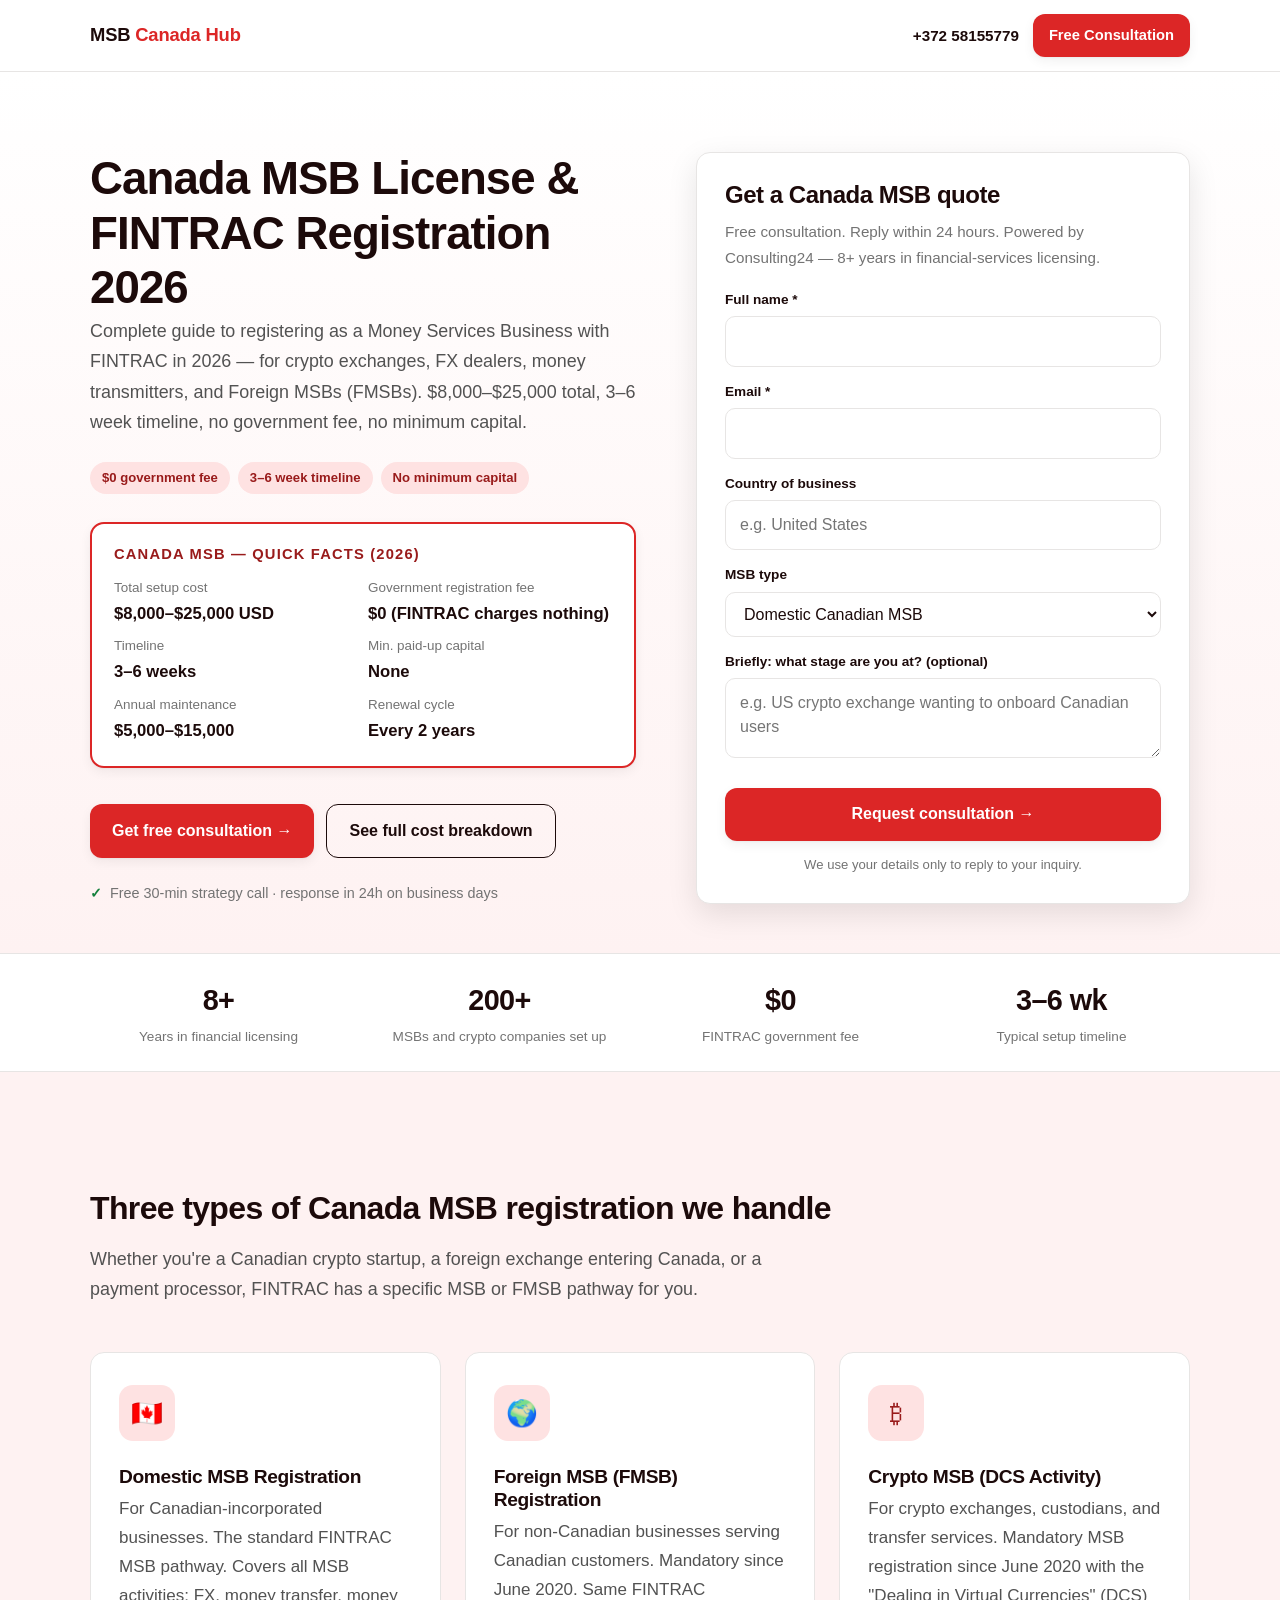
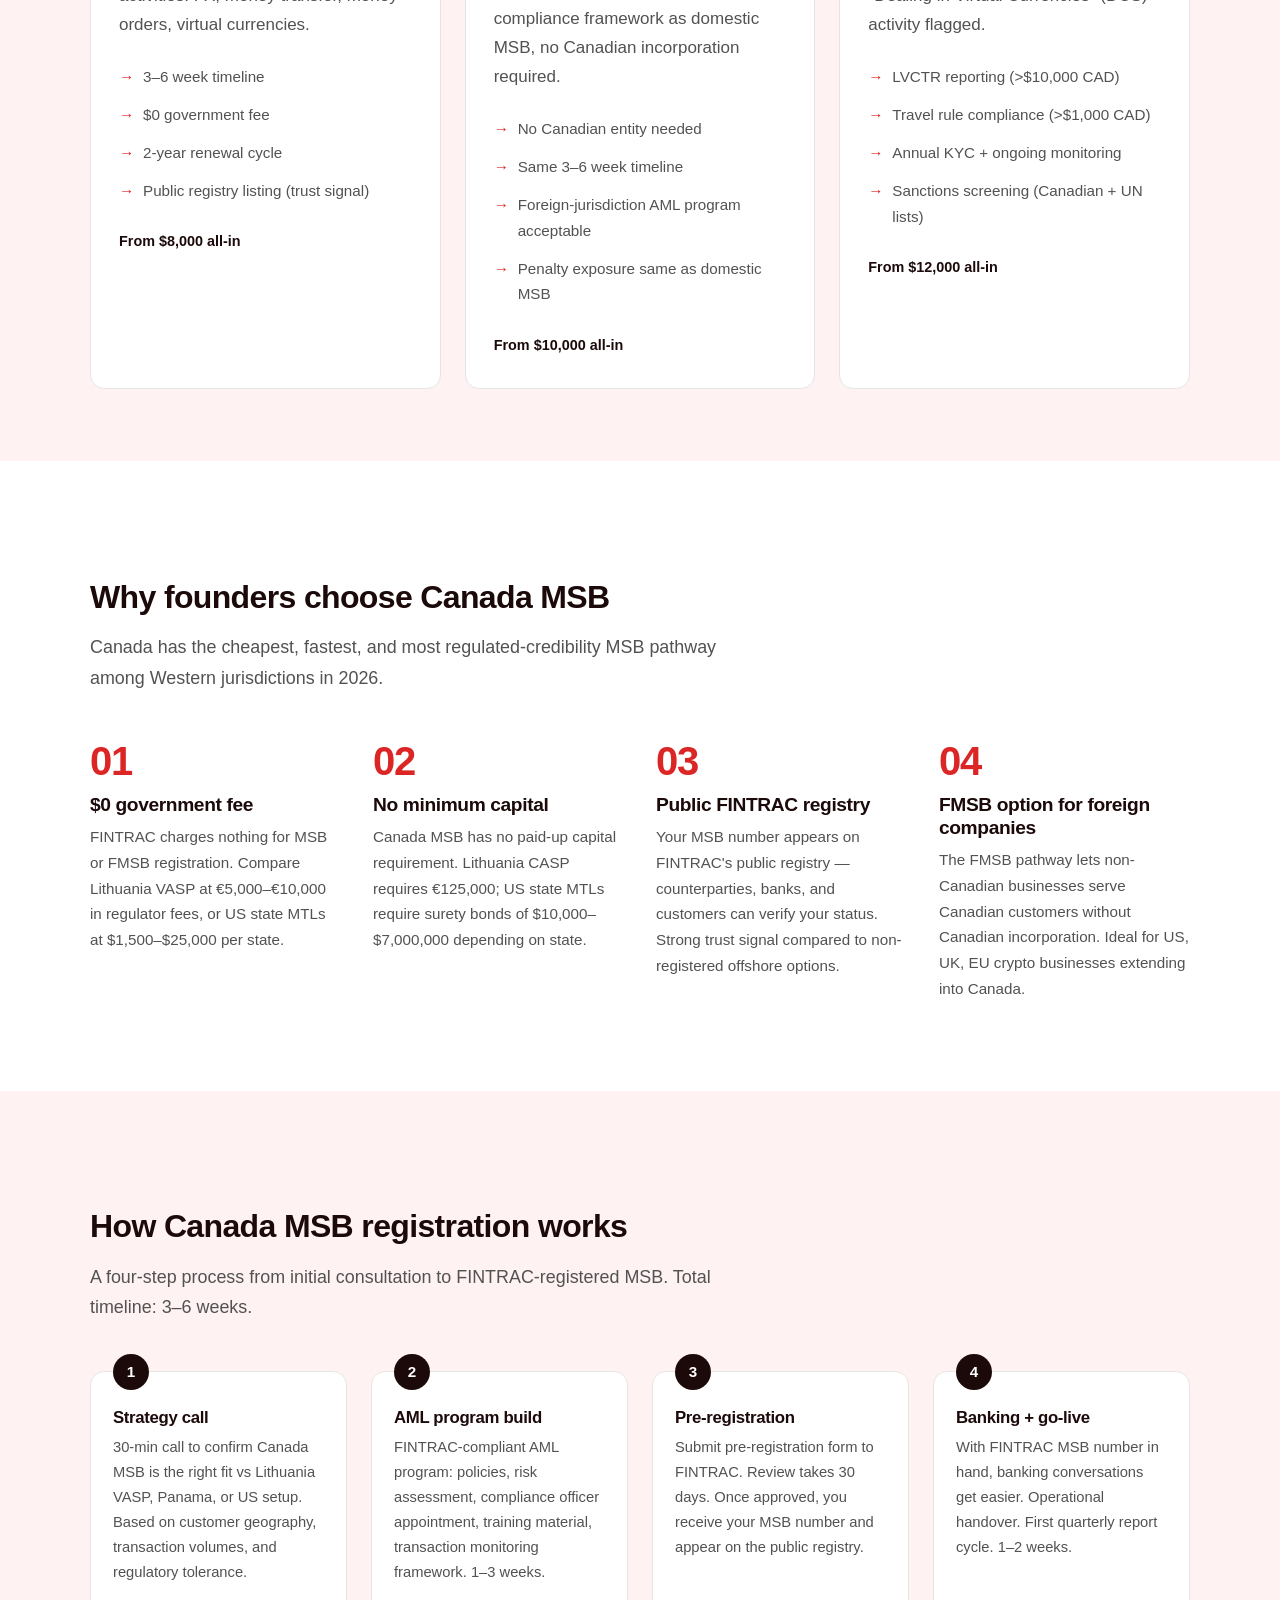
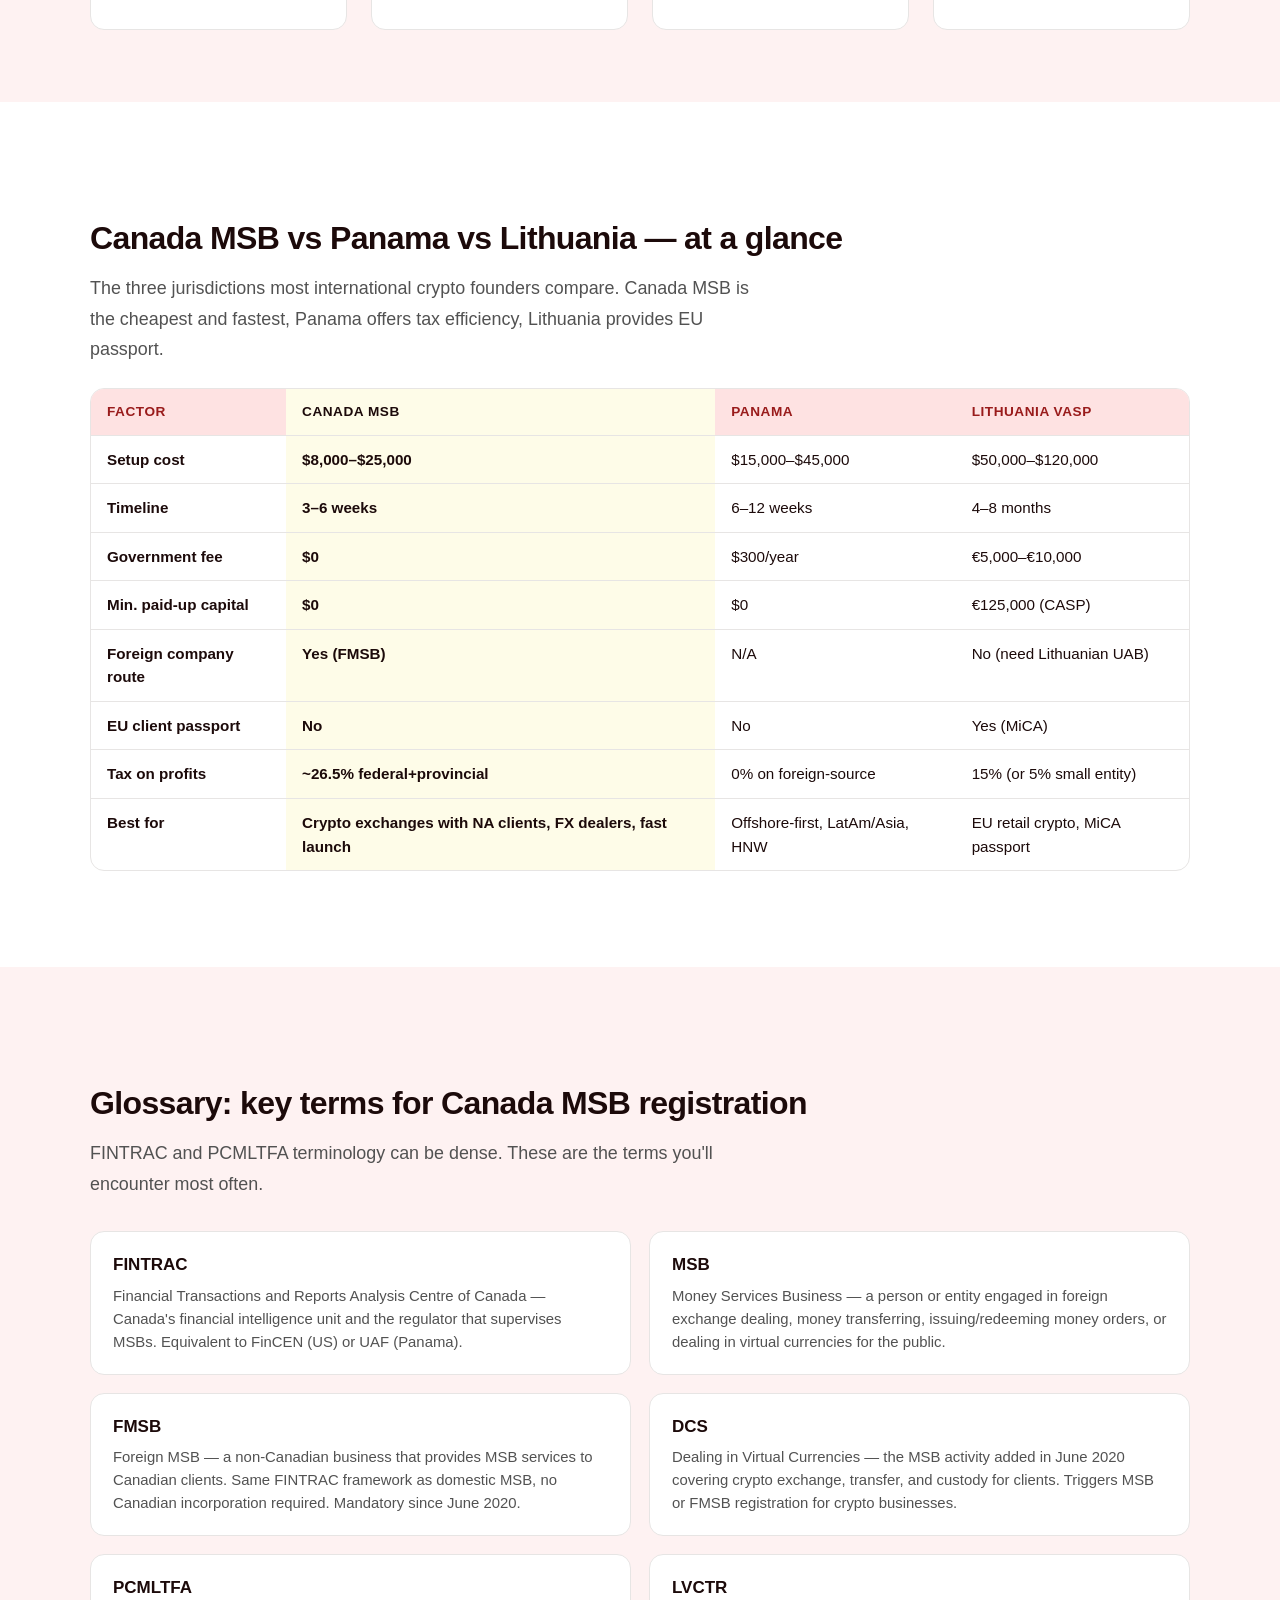
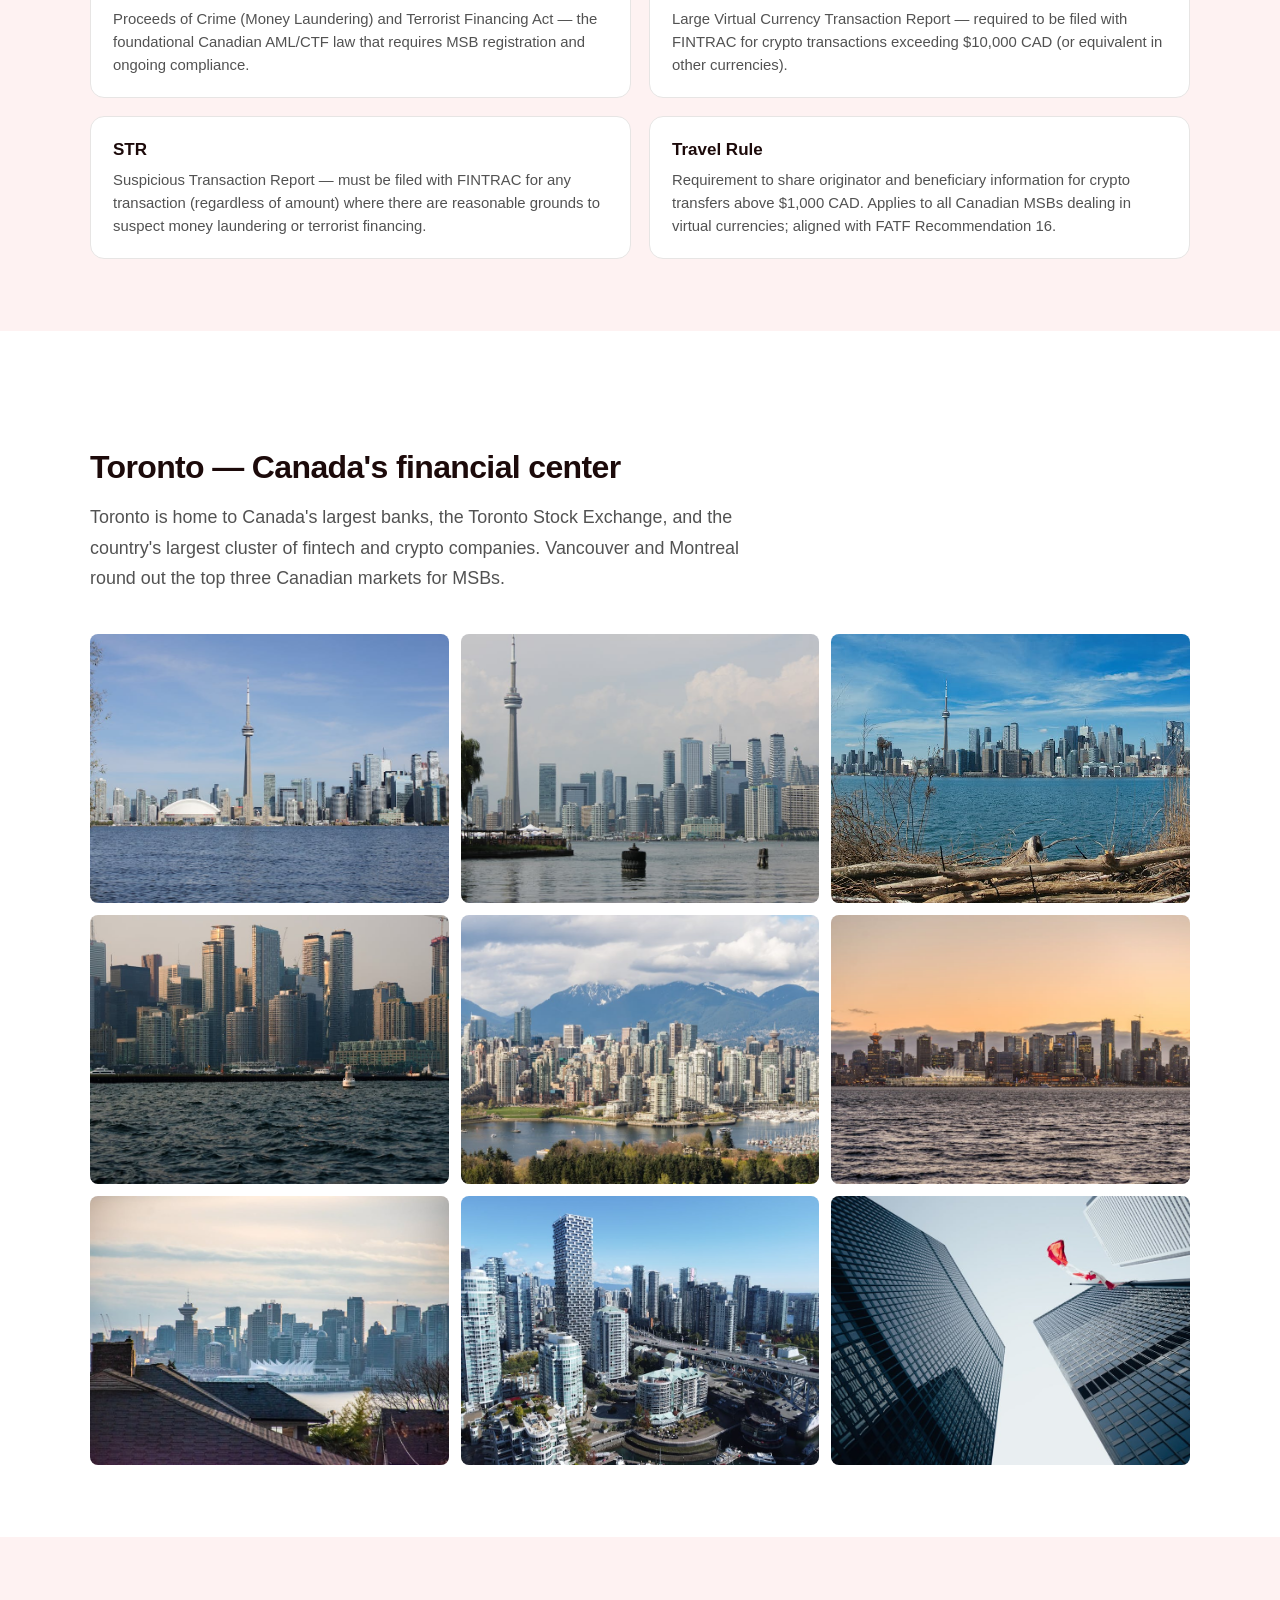
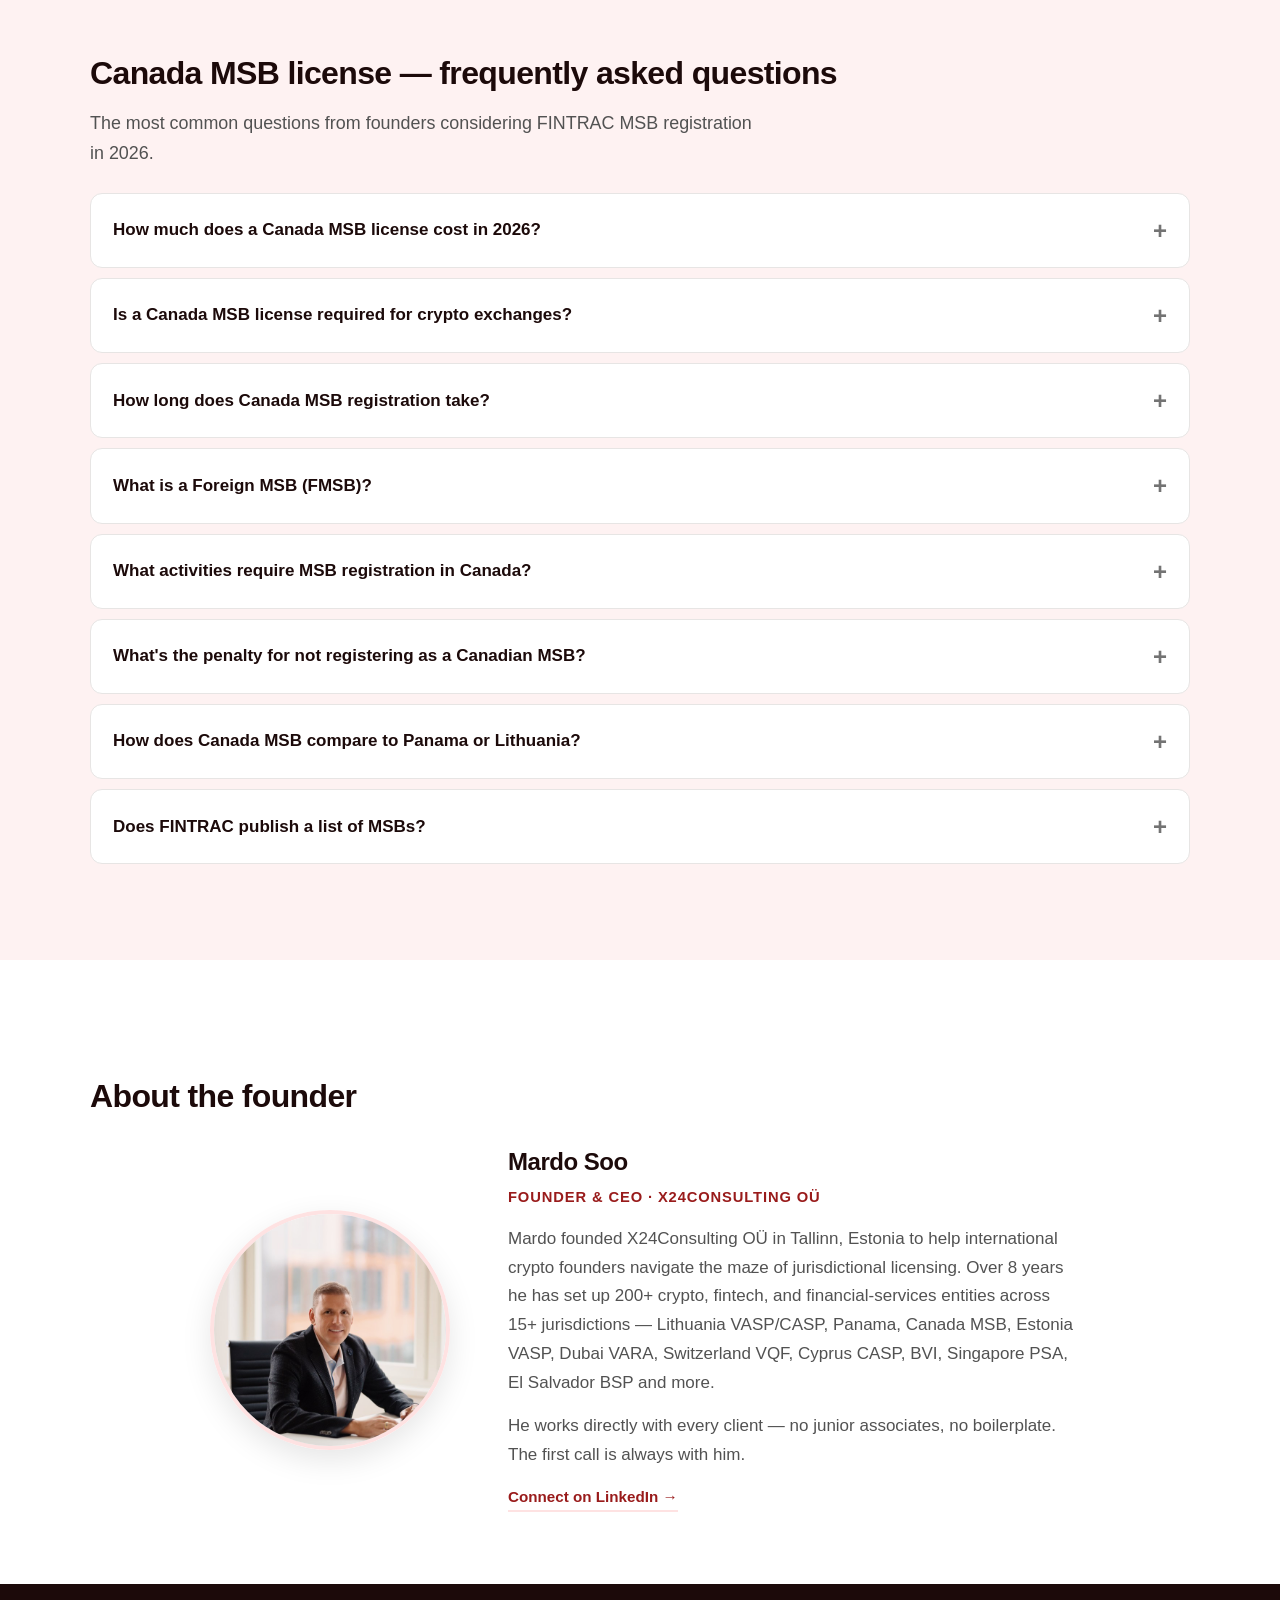
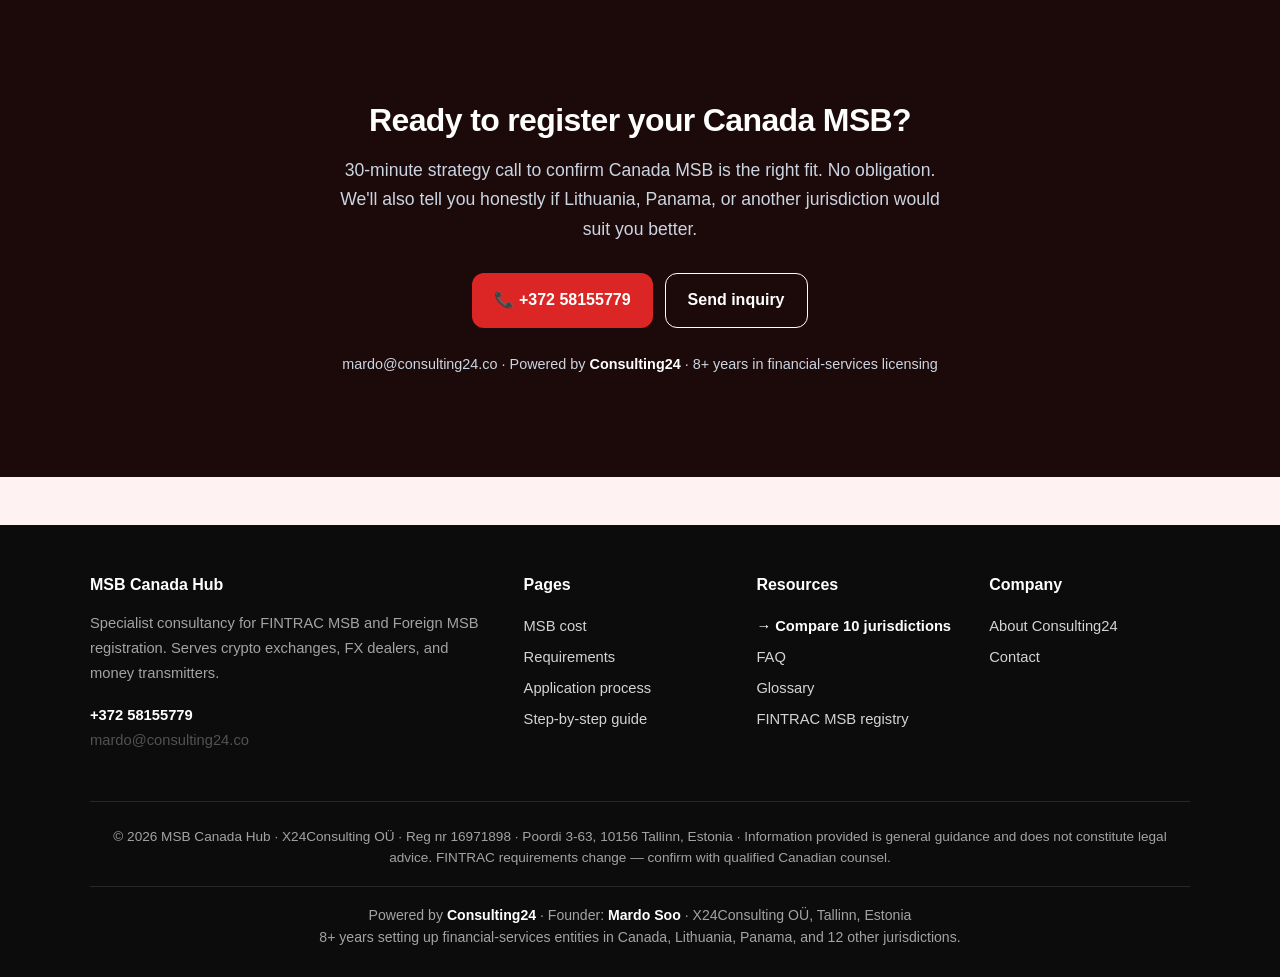
<file: index.html>
<!DOCTYPE html>
<html lang="en">
<head>
  <meta charset="UTF-8">
  <meta name="viewport" content="width=device-width, initial-scale=1.0">
  <title>Canada MSB License 2026: FINTRAC Registration Cost & Requirements</title>
  <meta name="description" content="Complete guide to Canada MSB registration with FINTRAC in 2026. Cost $8,000–$25,000, 3–6 weeks, no government fee, no minimum capital. Crypto exchanges included since 2020.">
  <meta name="robots" content="index, follow, max-snippet:-1, max-image-preview:large">
  <link rel="canonical" href="https://mardo89.github.io/canada-msb-license/">
  <meta property="og:title" content="Canada MSB License 2026: FINTRAC Registration Cost & Requirements">
  <meta property="og:description" content="Set up a Canadian Money Services Business: $8,000–$25,000 total, 3–6 weeks, FINTRAC-registered. Powered by Consulting24.">
  <meta property="og:type" content="website">
  <meta property="og:url" content="https://mardo89.github.io/canada-msb-license/">
  <meta property="og:image" content="https://mardo89.github.io/canada-msb-license/og-image.jpg">
  <meta property="og:locale" content="en_CA">

  <script type="application/ld+json">
  {
    "@context": "https://schema.org",
    "@graph": [
      {
        "@type": "ProfessionalService",
        "@id": "https://mardo89.github.io/canada-msb-license/#business",
        "name": "MSB Canada Hub",
        "alternateName": "Canada MSB Registration",
        "description": "Specialist consultancy for FINTRAC MSB and Foreign MSB (FMSB) registration in Canada — for crypto exchanges, FX dealers, money transmitters. Powered by Consulting24.",
        "image": "https://mardo89.github.io/canada-msb-license/og-image.jpg",
        "url": "https://mardo89.github.io/canada-msb-license/",
        "telephone": "+372 58155779",
        "email": "mardo@consulting24.co",
        "parentOrganization": {
          "@type": "Organization",
          "name": "Consulting24",
          "url": "https://consulting24.co/",
          "legalName": "X24Consulting OÜ",
          "identifier": {"@type":"PropertyValue","propertyID":"Estonian Business Register","value":"16971898"},
          "address": {"@type":"PostalAddress","streetAddress":"Poordi 3-63","addressLocality":"Tallinn","postalCode":"10156","addressRegion":"Harju maakond","addressCountry":"EE"}
        },
        "founder": {
          "@type": "Person",
          "name": "Mardo Soo",
          "jobTitle": "CEO",
          "image": "https://mardo89.github.io/canada-msb-license/img/mardo-soo-large.jpg",
          "telephone": "+372 58155779",
          "email": "mardo@consulting24.co",
          "sameAs": ["https://www.linkedin.com/in/mardo-s-00a05ab0/"]
        },
        "legalName": "X24Consulting OÜ",
        "areaServed": [
          {"@type":"Country","name":"Canada"},
          {"@type":"AdministrativeArea","name":"Ontario"},
          {"@type":"AdministrativeArea","name":"British Columbia"},
          {"@type":"AdministrativeArea","name":"Quebec"},
          {"@type":"Place","name":"Worldwide (Foreign MSB)"}
        ],
        "priceRange": "$$",
        "knowsAbout": [
          "FINTRAC MSB registration",
          "Canada money services business",
          "Foreign MSB (FMSB)",
          "Dealing in virtual currencies (DCS)",
          "AML compliance program Canada",
          "PCMLTFA compliance",
          "Money transmitter Canada"
        ],
        "serviceType": "Money Services Business registration consultancy"
      },
      {
        "@type": "FinancialService",
        "name": "Canada MSB Registration Service",
        "provider": {"@id": "https://mardo89.github.io/canada-msb-license/#business"},
        "areaServed": {"@type":"Country","name":"Canada"},
        "hasOfferCatalog": {
          "@type": "OfferCatalog",
          "name": "FINTRAC MSB registration services",
          "itemListElement": [
            {"@type":"Offer","itemOffered":{"@type":"Service","name":"Domestic MSB registration with FINTRAC"}},
            {"@type":"Offer","itemOffered":{"@type":"Service","name":"Foreign MSB (FMSB) registration"}},
            {"@type":"Offer","itemOffered":{"@type":"Service","name":"Dealing in virtual currencies (DCS) registration"}},
            {"@type":"Offer","itemOffered":{"@type":"Service","name":"AML compliance program development"}},
            {"@type":"Offer","itemOffered":{"@type":"Service","name":"Compliance officer training and outsourcing"}},
            {"@type":"Offer","itemOffered":{"@type":"Service","name":"FINTRAC reporting (LCTR, LVCTR, STR, EFTR)"}},
            {"@type":"Offer","itemOffered":{"@type":"Service","name":"MSB renewal (every 2 years)"}}
          ]
        },
        "offers": {
          "@type": "AggregateOffer",
          "lowPrice": "8000",
          "highPrice": "25000",
          "priceCurrency": "USD",
          "offerCount": "7"
        }
      },
      {
        "@type": "FAQPage",
        "mainEntity": [
          {
            "@type": "Question",
            "name": "How much does a Canada MSB license cost in 2026?",
            "acceptedAnswer": {"@type":"Answer","text":"FINTRAC charges $0 for MSB registration. The total Canada MSB setup cost runs $8,000–$25,000 USD, almost entirely in compliance work: AML program development ($5,000–$15,000), compliance officer onboarding or training ($1,500–$5,000), legal review ($1,000–$3,000), and operational setup. Annual maintenance runs $5,000–$15,000."}
          },
          {
            "@type": "Question",
            "name": "Is a Canada MSB license required for crypto exchanges?",
            "acceptedAnswer": {"@type":"Answer","text":"Yes. Since June 1, 2020, persons and entities dealing in virtual currencies (DCS — including crypto exchange, transfer, and custody for clients) are required to register with FINTRAC as MSBs. Operating a crypto exchange in Canada without MSB registration is illegal under PCMLTFA and triggers administrative monetary penalties up to $500,000 CAD per violation, plus potential criminal prosecution."}
          },
          {
            "@type": "Question",
            "name": "How long does Canada MSB registration take?",
            "acceptedAnswer": {"@type":"Answer","text":"Canada MSB registration takes 3–6 weeks end-to-end. FINTRAC's review of a complete pre-registration application takes 30 days. The faster timeline (vs Panama at 6–12 weeks or Lithuania VASP at 4–8 months) is due to no minimum capital requirement, no government fee, and a streamlined online registration system. Pre-registration AML program development is the time-controlling step."}
          },
          {
            "@type": "Question",
            "name": "What is a Foreign MSB (FMSB)?",
            "acceptedAnswer": {"@type":"Answer","text":"A Foreign MSB (FMSB) is a non-Canadian business that provides MSB services to clients in Canada. Since June 2020, FMSBs must register with FINTRAC just like domestic MSBs. The same compliance program, reporting, and renewal requirements apply. Foreign businesses targeting Canadian customers use FMSB registration to operate legally; non-registration carries the same penalties as for domestic MSBs."}
          },
          {
            "@type": "Question",
            "name": "What activities require MSB registration in Canada?",
            "acceptedAnswer": {"@type":"Answer","text":"FINTRAC requires MSB registration for: (1) foreign exchange dealing, (2) money transferring (any amount), (3) issuing or redeeming money orders, traveller's cheques, or similar negotiable instruments, and (4) dealing in virtual currencies (DCS — added June 2020). If you do any of these activities for the public, MSB or FMSB registration is mandatory regardless of transaction volume."}
          },
          {
            "@type": "Question",
            "name": "What's the penalty for not registering as a Canadian MSB?",
            "acceptedAnswer": {"@type":"Answer","text":"Failure to register as an MSB or FMSB triggers administrative monetary penalties up to $500,000 CAD per violation under PCMLTFA. FINTRAC publicly lists enforcement actions on its website (reputational damage). Criminal prosecution can follow with fines up to $2 million CAD and/or 5 years imprisonment. Banks routinely close accounts of unregistered MSBs once detected."}
          },
          {
            "@type": "Question",
            "name": "How does Canada MSB compare to Panama or Lithuania?",
            "acceptedAnswer": {"@type":"Answer","text":"Canada MSB ($8,000–$25,000, 3–6 weeks) is the cheapest and fastest of the three. Panama crypto setup ($15,000–$45,000, 6–12 weeks) gives you territorial-tax efficiency but no formal license. Lithuania VASP ($50,000–$120,000, 4–8 months) is the most expensive but provides EU MiCA passport. Canada MSB is best for businesses with North American customers; Lithuania for EU retail; Panama for offshore-focused operations."}
          },
          {
            "@type": "Question",
            "name": "Does FINTRAC publish a list of MSBs?",
            "acceptedAnswer": {"@type":"Answer","text":"Yes. FINTRAC maintains a publicly searchable MSB registry at fintrac-canafe.canada.ca/msb-esm/public/msb-register-search/. The registry shows the legal name, business name, registration number, registration date, and services provided. Customers, banks, and counterparties use this to verify MSB status — being on the registry is itself a trust signal."}
          }
        ]
      },
      {
        "@type": "BreadcrumbList",
        "itemListElement": [
          {"@type":"ListItem","position":1,"name":"Home","item":"https://mardo89.github.io/canada-msb-license/"}
        ]
      }
    ]
  }
  </script>

  <link rel="stylesheet" href="styles.css">

  <style>
    /* Hero-only enhancements */
    .hero{background:linear-gradient(180deg,#fff 0%,var(--bg) 100%);padding-top:48px;padding-bottom:48px}
    @media(min-width:900px){.hero{padding-top:80px}}
    .hero-grid{display:grid;gap:40px;align-items:start}
    @media(min-width:900px){.hero-grid{grid-template-columns:1.05fr .95fr;gap:60px}}
    .badges{display:flex;flex-wrap:wrap;gap:8px;margin:18px 0 28px}
    .badge{background:var(--accent-soft);color:var(--accent-dark);font-size:.82rem;font-weight:600;padding:6px 12px;border-radius:999px}
    .cta-row{display:flex;flex-wrap:wrap;gap:12px;margin-bottom:24px}
    .reassurance{font-size:.9rem;color:var(--muted);display:flex;align-items:center;gap:8px}
    .reassurance::before{content:"✓";color:var(--success);font-weight:700}
    .form-card{background:#fff;border-radius:var(--radius);padding:28px;box-shadow:var(--shadow-lg);border:1px solid var(--line)}
    .form-card h2{font-size:1.5rem;margin-bottom:.4em;margin-top:0}
    .form-card .sub{color:var(--muted);font-size:.95rem;margin-bottom:18px}
    .field{margin-bottom:14px}
    .field label{display:block;font-weight:600;font-size:.85rem;color:var(--ink);margin-bottom:6px}
    .field input,.field select,.field textarea{width:100%;padding:12px 14px;border:1.5px solid var(--line);border-radius:10px;font:inherit;font-size:1rem;background:#fff;color:var(--ink);transition:border-color .15s,box-shadow .15s}
    .field input:focus,.field select:focus,.field textarea:focus{outline:0;border-color:var(--accent);box-shadow:0 0 0 4px var(--accent-soft)}
    .field textarea{resize:vertical;min-height:80px}
    .form-card .btn{width:100%;margin-top:8px}
    .form-foot{margin-top:14px;font-size:.82rem;color:var(--muted);text-align:center}
    .trust{background:var(--surface);border-block:1px solid var(--line);padding:24px 0}
    .trust-grid{display:grid;grid-template-columns:repeat(2,1fr);gap:24px;text-align:center}
    @media(min-width:760px){.trust-grid{grid-template-columns:repeat(4,1fr)}}
    .trust-item .num{font-size:1.8rem;font-weight:800;color:var(--ink);letter-spacing:-.02em}
    .trust-item .lbl{font-size:.85rem;color:var(--muted);margin-top:4px}
    .services-grid{display:grid;gap:24px;margin-top:48px}
    @media(min-width:760px){.services-grid{grid-template-columns:repeat(3,1fr)}}
    .service{background:var(--surface);border:1px solid var(--line);border-radius:var(--radius);padding:32px 28px;transition:transform .15s,box-shadow .15s}
    .service:hover{transform:translateY(-2px);box-shadow:var(--shadow-lg)}
    .service .icon{width:56px;height:56px;background:var(--accent-soft);color:var(--accent-dark);border-radius:14px;display:grid;place-items:center;font-size:1.6rem;margin-bottom:18px}
    .service ul{list-style:none;margin-top:14px;padding-left:0}
    .service ul li{font-size:.95rem;color:var(--ink-2);padding:6px 0 6px 24px;position:relative;margin-bottom:0}
    .service ul li::before{content:"→";position:absolute;left:0;color:var(--accent);font-weight:700}
    .service .price{margin-top:18px;font-weight:600;color:var(--ink);font-size:.9rem}
    .why{background:var(--surface)}
    .why-grid{display:grid;gap:32px;margin-top:48px}
    @media(min-width:760px){.why-grid{grid-template-columns:repeat(2,1fr)}}
    @media(min-width:1000px){.why-grid{grid-template-columns:repeat(4,1fr)}}
    .why-item .num{font-size:2.5rem;font-weight:800;color:var(--accent);letter-spacing:-.03em;line-height:1}
    .why-item h3{margin-top:12px}
    .why-item p{font-size:.95rem;margin-top:6px}
    .steps{display:grid;gap:24px;margin-top:48px;counter-reset:step}
    @media(min-width:760px){.steps{grid-template-columns:repeat(4,1fr)}}
    .step{position:relative;padding:28px 22px;background:var(--surface);border:1px solid var(--line);border-radius:var(--radius);counter-increment:step}
    .step::before{content:counter(step);position:absolute;top:-18px;left:22px;width:36px;height:36px;background:var(--ink);color:#fff;border-radius:50%;display:grid;place-items:center;font-weight:800;font-size:.95rem}
    .step h3{margin-top:8px;font-size:1.05rem}
    .step p{font-size:.92rem;margin-top:6px}
    .glossary{background:var(--bg)}
    .glossary-grid{display:grid;gap:18px;margin-top:32px}
    @media(min-width:760px){.glossary-grid{grid-template-columns:repeat(2,1fr)}}
    .glossary-item{background:#fff;padding:20px 22px;border-radius:var(--radius);border:1px solid var(--line)}
    .glossary-item dt{font-weight:700;color:var(--ink);margin-bottom:6px}
    .glossary-item dd{font-size:.93rem;color:var(--ink-2)}
    .gallery{background:var(--surface)}
    .gallery-grid{display:grid;grid-template-columns:repeat(2,1fr);gap:8px;margin-top:40px}
    @media(min-width:760px){.gallery-grid{grid-template-columns:repeat(3,1fr);gap:12px}}
    .gallery-grid img{aspect-ratio:4/3;width:100%;object-fit:cover;border-radius:8px;display:block}
    .cta-final{background:var(--ink);color:#fff;text-align:center}
    .cta-final h2{color:#fff}
    .cta-final p{color:#cbd5e1;font-size:1.1rem;max-width:600px;margin:12px auto 28px}
    .cta-final .cta-row{justify-content:center}
    .cta-final .btn-secondary{background:var(--accent);color:#fff}
    .cta-final .btn-secondary:hover{background:var(--accent-dark)}
    .cta-final .btn-ghost{color:#fff;border-color:#fff}
    .cta-final .btn-ghost:hover{background:#fff;color:var(--ink)}
  
    .founder-section{background:var(--surface)}
    .founder-card{display:grid;gap:32px;align-items:center;max-width:880px;margin:32px auto 0}
    @media(min-width:760px){.founder-card{grid-template-columns:260px 1fr;gap:48px}}
    .founder-card img{width:240px;height:240px;border-radius:50%;object-fit:cover;border:4px solid var(--accent-soft);justify-self:center;box-shadow:var(--shadow-lg)}
    .founder-card h3{margin-top:0;font-size:1.5rem;letter-spacing:-.02em}
    .founder-card .role{color:var(--accent-dark);font-weight:700;margin-bottom:16px;font-size:.92rem;text-transform:uppercase;letter-spacing:.06em}
    .founder-card p{margin-bottom:14px;line-height:1.7}
    .founder-card a.linkedin{display:inline-flex;align-items:center;gap:6px;color:var(--accent-dark);font-weight:700;font-size:.95rem;border-bottom:2px solid var(--accent-soft);padding-bottom:2px}
    .founder-card a.linkedin:hover{border-color:var(--accent-dark);text-decoration:none}
</style>
</head>
<body>

<header class="top">
  <div class="top-inner">
    <a href="/canada-msb-license/" class="brand">MSB <span>Canada Hub</span></a>
    <div class="top-cta">
      <a href="tel:+37258155779" class="top-phone">+372 58155779</a>
      <a href="#contact" class="btn btn-primary" style="padding:10px 16px;min-height:auto;font-size:.92rem">Free Consultation</a>
    </div>
  </div>
</header>

<section class="hero">
  <div class="wrap">
    <div class="hero-grid">
      <div>
        <h1>Canada MSB License & FINTRAC Registration 2026</h1>
        <p class="lead">Complete guide to registering as a Money Services Business with FINTRAC in 2026 — for crypto exchanges, FX dealers, money transmitters, and Foreign MSBs (FMSBs). $8,000–$25,000 total, 3–6 week timeline, no government fee, no minimum capital.</p>

        <div class="badges">
          <span class="badge">$0 government fee</span>
          <span class="badge">3–6 week timeline</span>
          <span class="badge">No minimum capital</span>
        </div>

        <aside class="quickfacts" aria-label="Canada MSB quick facts">
          <h3>Canada MSB — quick facts (2026)</h3>
          <dl>
            <div><dt>Total setup cost</dt><dd>$8,000–$25,000 USD</dd></div>
            <div><dt>Government registration fee</dt><dd>$0 (FINTRAC charges nothing)</dd></div>
            <div><dt>Timeline</dt><dd>3–6 weeks</dd></div>
            <div><dt>Min. paid-up capital</dt><dd>None</dd></div>
            <div><dt>Annual maintenance</dt><dd>$5,000–$15,000</dd></div>
            <div><dt>Renewal cycle</dt><dd>Every 2 years</dd></div>
          </dl>
        </aside>

        <div class="cta-row">
          <a href="#contact" class="btn btn-primary">Get free consultation →</a>
          <a href="/canada-msb-license/cost/" class="btn btn-ghost">See full cost breakdown</a>
        </div>

        <div class="reassurance">Free 30-min strategy call · response in 24h on business days</div>
      </div>

      <div class="form-card" id="contact-top">
        <h2>Get a Canada MSB quote</h2>
        <p class="sub">Free consultation. Reply within 24 hours. Powered by Consulting24 — 8+ years in financial-services licensing.</p>

        <form action="#" method="post">
          <div class="field">
            <label for="name">Full name *</label>
            <input id="name" name="name" required autocomplete="name">
          </div>
          <div class="field">
            <label for="email">Email *</label>
            <input id="email" name="email" type="email" required autocomplete="email">
          </div>
          <div class="field">
            <label for="country">Country of business</label>
            <input id="country" name="country" autocomplete="country-name" placeholder="e.g. United States">
          </div>
          <div class="field">
            <label for="msb_type">MSB type</label>
            <select id="msb_type" name="msb_type">
              <option>Domestic Canadian MSB</option>
              <option>Foreign MSB (FMSB)</option>
              <option>Crypto exchange (DCS)</option>
              <option>FX dealer</option>
              <option>Money transmitter</option>
              <option>Not sure — need advice</option>
            </select>
          </div>
          <div class="field">
            <label for="message">Briefly: what stage are you at? (optional)</label>
            <textarea id="message" name="message" placeholder="e.g. US crypto exchange wanting to onboard Canadian users"></textarea>
          </div>
          <button type="submit" class="btn btn-primary">Request consultation →</button>
          <div class="form-foot">We use your details only to reply to your inquiry.</div>
        </form>
      </div>
    </div>
  </div>
</section>

<div class="trust">
  <div class="wrap">
    <div class="trust-grid">
      <div class="trust-item"><div class="num">8+</div><div class="lbl">Years in financial licensing</div></div>
      <div class="trust-item"><div class="num">200+</div><div class="lbl">MSBs and crypto companies set up</div></div>
      <div class="trust-item"><div class="num">$0</div><div class="lbl">FINTRAC government fee</div></div>
      <div class="trust-item"><div class="num">3–6 wk</div><div class="lbl">Typical setup timeline</div></div>
    </div>
  </div>
</div>

<section id="services">
  <div class="wrap">
    <h2>Three types of Canada MSB registration we handle</h2>
    <p class="lead">Whether you're a Canadian crypto startup, a foreign exchange entering Canada, or a payment processor, FINTRAC has a specific MSB or FMSB pathway for you.</p>

    <div class="services-grid">
      <article class="service">
        <div class="icon">🇨🇦</div>
        <h3>Domestic MSB Registration</h3>
        <p>For Canadian-incorporated businesses. The standard FINTRAC MSB pathway. Covers all MSB activities: FX, money transfer, money orders, virtual currencies.</p>
        <ul>
          <li>3–6 week timeline</li>
          <li>$0 government fee</li>
          <li>2-year renewal cycle</li>
          <li>Public registry listing (trust signal)</li>
        </ul>
        <div class="price">From $8,000 all-in</div>
      </article>

      <article class="service">
        <div class="icon">🌍</div>
        <h3>Foreign MSB (FMSB) Registration</h3>
        <p>For non-Canadian businesses serving Canadian customers. Mandatory since June 2020. Same FINTRAC compliance framework as domestic MSB, no Canadian incorporation required.</p>
        <ul>
          <li>No Canadian entity needed</li>
          <li>Same 3–6 week timeline</li>
          <li>Foreign-jurisdiction AML program acceptable</li>
          <li>Penalty exposure same as domestic MSB</li>
        </ul>
        <div class="price">From $10,000 all-in</div>
      </article>

      <article class="service">
        <div class="icon">₿</div>
        <h3>Crypto MSB (DCS Activity)</h3>
        <p>For crypto exchanges, custodians, and transfer services. Mandatory MSB registration since June 2020 with the "Dealing in Virtual Currencies" (DCS) activity flagged.</p>
        <ul>
          <li>LVCTR reporting (>$10,000 CAD)</li>
          <li>Travel rule compliance (>$1,000 CAD)</li>
          <li>Annual KYC + ongoing monitoring</li>
          <li>Sanctions screening (Canadian + UN lists)</li>
        </ul>
        <div class="price">From $12,000 all-in</div>
      </article>
    </div>
  </div>
</section>

<section class="why">
  <div class="wrap">
    <h2>Why founders choose Canada MSB</h2>
    <p class="lead">Canada has the cheapest, fastest, and most regulated-credibility MSB pathway among Western jurisdictions in 2026.</p>

    <div class="why-grid">
      <div class="why-item">
        <div class="num">01</div>
        <h3>$0 government fee</h3>
        <p>FINTRAC charges nothing for MSB or FMSB registration. Compare Lithuania VASP at €5,000–€10,000 in regulator fees, or US state MTLs at $1,500–$25,000 per state.</p>
      </div>
      <div class="why-item">
        <div class="num">02</div>
        <h3>No minimum capital</h3>
        <p>Canada MSB has no paid-up capital requirement. Lithuania CASP requires €125,000; US state MTLs require surety bonds of $10,000–$7,000,000 depending on state.</p>
      </div>
      <div class="why-item">
        <div class="num">03</div>
        <h3>Public FINTRAC registry</h3>
        <p>Your MSB number appears on FINTRAC's public registry — counterparties, banks, and customers can verify your status. Strong trust signal compared to non-registered offshore options.</p>
      </div>
      <div class="why-item">
        <div class="num">04</div>
        <h3>FMSB option for foreign companies</h3>
        <p>The FMSB pathway lets non-Canadian businesses serve Canadian customers without Canadian incorporation. Ideal for US, UK, EU crypto businesses extending into Canada.</p>
      </div>
    </div>
  </div>
</section>

<section>
  <div class="wrap">
    <h2>How Canada MSB registration works</h2>
    <p class="lead">A four-step process from initial consultation to FINTRAC-registered MSB. Total timeline: 3–6 weeks.</p>

    <div class="steps">
      <div class="step">
        <h3>Strategy call</h3>
        <p>30-min call to confirm Canada MSB is the right fit vs Lithuania VASP, Panama, or US setup. Based on customer geography, transaction volumes, and regulatory tolerance.</p>
      </div>
      <div class="step">
        <h3>AML program build</h3>
        <p>FINTRAC-compliant AML program: policies, risk assessment, compliance officer appointment, training material, transaction monitoring framework. 1–3 weeks.</p>
      </div>
      <div class="step">
        <h3>Pre-registration</h3>
        <p>Submit pre-registration form to FINTRAC. Review takes 30 days. Once approved, you receive your MSB number and appear on the public registry.</p>
      </div>
      <div class="step">
        <h3>Banking + go-live</h3>
        <p>With FINTRAC MSB number in hand, banking conversations get easier. Operational handover. First quarterly report cycle. 1–2 weeks.</p>
      </div>
    </div>
  </div>
</section>

<section style="background:var(--surface)">
  <div class="wrap">
    <h2>Canada MSB vs Panama vs Lithuania — at a glance</h2>
    <p class="lead">The three jurisdictions most international crypto founders compare. Canada MSB is the cheapest and fastest, Panama offers tax efficiency, Lithuania provides EU passport.</p>

    <div class="t-wrap">
      <table>
        <thead>
          <tr>
            <th>Factor</th>
            <th class="hl">Canada MSB</th>
            <th>Panama</th>
            <th>Lithuania VASP</th>
          </tr>
        </thead>
        <tbody>
          <tr>
            <td><strong>Setup cost</strong></td>
            <td class="hl">$8,000–$25,000</td>
            <td>$15,000–$45,000</td>
            <td>$50,000–$120,000</td>
          </tr>
          <tr>
            <td><strong>Timeline</strong></td>
            <td class="hl">3–6 weeks</td>
            <td>6–12 weeks</td>
            <td>4–8 months</td>
          </tr>
          <tr>
            <td><strong>Government fee</strong></td>
            <td class="hl">$0</td>
            <td>$300/year</td>
            <td>€5,000–€10,000</td>
          </tr>
          <tr>
            <td><strong>Min. paid-up capital</strong></td>
            <td class="hl">$0</td>
            <td>$0</td>
            <td>€125,000 (CASP)</td>
          </tr>
          <tr>
            <td><strong>Foreign company route</strong></td>
            <td class="hl">Yes (FMSB)</td>
            <td>N/A</td>
            <td>No (need Lithuanian UAB)</td>
          </tr>
          <tr>
            <td><strong>EU client passport</strong></td>
            <td class="hl">No</td>
            <td>No</td>
            <td>Yes (MiCA)</td>
          </tr>
          <tr>
            <td><strong>Tax on profits</strong></td>
            <td class="hl">~26.5% federal+provincial</td>
            <td>0% on foreign-source</td>
            <td>15% (or 5% small entity)</td>
          </tr>
          <tr>
            <td><strong>Best for</strong></td>
            <td class="hl">Crypto exchanges with NA clients, FX dealers, fast launch</td>
            <td>Offshore-first, LatAm/Asia, HNW</td>
            <td>EU retail crypto, MiCA passport</td>
          </tr>
        </tbody>
      </table>
    </div>
  </div>
</section>

<section class="glossary" id="glossary">
  <div class="wrap">
    <h2>Glossary: key terms for Canada MSB registration</h2>
    <p class="lead">FINTRAC and PCMLTFA terminology can be dense. These are the terms you'll encounter most often.</p>

    <dl class="glossary-grid">
      <div class="glossary-item">
        <dt>FINTRAC</dt>
        <dd>Financial Transactions and Reports Analysis Centre of Canada — Canada's financial intelligence unit and the regulator that supervises MSBs. Equivalent to FinCEN (US) or UAF (Panama).</dd>
      </div>
      <div class="glossary-item">
        <dt>MSB</dt>
        <dd>Money Services Business — a person or entity engaged in foreign exchange dealing, money transferring, issuing/redeeming money orders, or dealing in virtual currencies for the public.</dd>
      </div>
      <div class="glossary-item">
        <dt>FMSB</dt>
        <dd>Foreign MSB — a non-Canadian business that provides MSB services to Canadian clients. Same FINTRAC framework as domestic MSB, no Canadian incorporation required. Mandatory since June 2020.</dd>
      </div>
      <div class="glossary-item">
        <dt>DCS</dt>
        <dd>Dealing in Virtual Currencies — the MSB activity added in June 2020 covering crypto exchange, transfer, and custody for clients. Triggers MSB or FMSB registration for crypto businesses.</dd>
      </div>
      <div class="glossary-item">
        <dt>PCMLTFA</dt>
        <dd>Proceeds of Crime (Money Laundering) and Terrorist Financing Act — the foundational Canadian AML/CTF law that requires MSB registration and ongoing compliance.</dd>
      </div>
      <div class="glossary-item">
        <dt>LVCTR</dt>
        <dd>Large Virtual Currency Transaction Report — required to be filed with FINTRAC for crypto transactions exceeding $10,000 CAD (or equivalent in other currencies).</dd>
      </div>
      <div class="glossary-item">
        <dt>STR</dt>
        <dd>Suspicious Transaction Report — must be filed with FINTRAC for any transaction (regardless of amount) where there are reasonable grounds to suspect money laundering or terrorist financing.</dd>
      </div>
      <div class="glossary-item">
        <dt>Travel Rule</dt>
        <dd>Requirement to share originator and beneficiary information for crypto transfers above $1,000 CAD. Applies to all Canadian MSBs dealing in virtual currencies; aligned with FATF Recommendation 16.</dd>
      </div>
    </dl>
  </div>
</section>

<section class="gallery">
  <div class="wrap">
    <h2>Toronto — Canada's financial center</h2>
    <p class="lead">Toronto is home to Canada's largest banks, the Toronto Stock Exchange, and the country's largest cluster of fintech and crypto companies. Vancouver and Montreal round out the top three Canadian markets for MSBs.</p>
    <div class="gallery-grid">
      <img src="img/gallery-01.jpg" alt="Toronto financial district skyline" loading="lazy">
      <img src="img/gallery-02.jpg" alt="Modern Canadian office building" loading="lazy">
      <img src="img/gallery-03.jpg" alt="CN Tower and Toronto skyline" loading="lazy">
      <img src="img/gallery-04.jpg" alt="Business meeting in Canadian office" loading="lazy">
      <img src="img/gallery-05.jpg" alt="Vancouver waterfront business district" loading="lazy">
      <img src="img/gallery-06.jpg" alt="Compliance and regulatory documents" loading="lazy">
      <img src="img/gallery-07.jpg" alt="Canadian dollar and digital finance" loading="lazy">
      <img src="img/gallery-08.jpg" alt="Cryptocurrency and regulation concept" loading="lazy">
      <img src="img/gallery-09.jpg" alt="International payment networks" loading="lazy">
    </div>
  </div>
</section>

<section id="faq">
  <div class="wrap">
    <h2>Canada MSB license — frequently asked questions</h2>
    <p class="lead">The most common questions from founders considering FINTRAC MSB registration in 2026.</p>

    <div class="faq">
      <details>
        <summary>How much does a Canada MSB license cost in 2026?</summary>
        <p>FINTRAC charges <strong>$0</strong> for MSB registration. The total Canada MSB setup cost runs <strong>$8,000–$25,000</strong>, almost entirely in compliance work: AML program development ($5,000–$15,000), compliance officer onboarding or training ($1,500–$5,000), legal review ($1,000–$3,000), and operational setup. Annual maintenance runs $5,000–$15,000. <a href="/canada-msb-license/cost/">Full cost breakdown →</a></p>
      </details>
      <details>
        <summary>Is a Canada MSB license required for crypto exchanges?</summary>
        <p><strong>Yes.</strong> Since June 1, 2020, persons and entities dealing in virtual currencies (DCS — including crypto exchange, transfer, and custody for clients) are required to register with FINTRAC as MSBs. Operating a crypto exchange in Canada without MSB registration is illegal under PCMLTFA and triggers administrative monetary penalties up to $500,000 CAD per violation, plus potential criminal prosecution.</p>
      </details>
      <details>
        <summary>How long does Canada MSB registration take?</summary>
        <p>Canada MSB registration takes <strong>3–6 weeks</strong> end-to-end. FINTRAC's review of a complete pre-registration application takes 30 days. The faster timeline (vs Panama at 6–12 weeks or Lithuania VASP at 4–8 months) is due to no minimum capital requirement, no government fee, and a streamlined online registration system. Pre-registration AML program development is the time-controlling step.</p>
      </details>
      <details>
        <summary>What is a Foreign MSB (FMSB)?</summary>
        <p>A <strong>Foreign MSB (FMSB)</strong> is a non-Canadian business that provides MSB services to clients in Canada. Since June 2020, FMSBs must register with FINTRAC just like domestic MSBs. The same compliance program, reporting, and renewal requirements apply. Foreign businesses targeting Canadian customers use FMSB registration to operate legally; non-registration carries the same penalties as for domestic MSBs.</p>
      </details>
      <details>
        <summary>What activities require MSB registration in Canada?</summary>
        <p>FINTRAC requires MSB registration for: (1) <strong>foreign exchange dealing</strong>, (2) <strong>money transferring</strong> (any amount), (3) <strong>issuing or redeeming money orders</strong>, traveller's cheques, or similar negotiable instruments, and (4) <strong>dealing in virtual currencies (DCS)</strong> — added June 2020. If you do any of these activities for the public, MSB or FMSB registration is mandatory regardless of transaction volume. <a href="/canada-msb-license/requirements/">Full requirements list →</a></p>
      </details>
      <details>
        <summary>What's the penalty for not registering as a Canadian MSB?</summary>
        <p>Failure to register as an MSB or FMSB triggers <strong>administrative monetary penalties up to $500,000 CAD per violation</strong> under PCMLTFA. FINTRAC publicly lists enforcement actions on its website (reputational damage). Criminal prosecution can follow with fines up to $2 million CAD and/or 5 years imprisonment. Banks routinely close accounts of unregistered MSBs once detected.</p>
      </details>
      <details>
        <summary>How does Canada MSB compare to Panama or Lithuania?</summary>
        <p>Canada MSB ($8,000–$25,000, 3–6 weeks) is the cheapest and fastest of the three. <strong>Panama</strong> crypto setup ($15,000–$45,000, 6–12 weeks) gives you territorial-tax efficiency but no formal license. <strong>Lithuania VASP</strong> ($50,000–$120,000, 4–8 months) is the most expensive but provides EU MiCA passport. Canada MSB is best for businesses with North American customers; Lithuania for EU retail; Panama for offshore-focused operations.</p>
      </details>
      <details>
        <summary>Does FINTRAC publish a list of MSBs?</summary>
        <p>Yes. FINTRAC maintains a publicly searchable MSB registry at fintrac-canafe.canada.ca. The registry shows the legal name, business name, registration number, registration date, and services provided. Customers, banks, and counterparties use this to verify MSB status — being on the registry is itself a trust signal.</p>
      </details>
    </div>
  </div>
</section>

<section class="founder-section">
  <div class="wrap">
    <h2>About the founder</h2>
    <div class="founder-card">
      <img src="img/mardo-soo-large.jpg" alt="Mardo Soo, Founder & CEO of X24Consulting OÜ" loading="lazy" width="240" height="240">
      <div>
        <h3>Mardo Soo</h3>
        <div class="role">Founder &amp; CEO · X24Consulting OÜ</div>
        <p>Mardo founded X24Consulting OÜ in Tallinn, Estonia to help international crypto founders navigate the maze of jurisdictional licensing. Over 8 years he has set up 200+ crypto, fintech, and financial-services entities across 15+ jurisdictions — Lithuania VASP/CASP, Panama, Canada MSB, Estonia VASP, Dubai VARA, Switzerland VQF, Cyprus CASP, BVI, Singapore PSA, El Salvador BSP and more.</p>
        <p>He works directly with every client — no junior associates, no boilerplate. The first call is always with him.</p>
        <a class="linkedin" href="https://www.linkedin.com/in/mardo-s-00a05ab0/" target="_blank" rel="noopener">Connect on LinkedIn →</a>
      </div>
    </div>
  </div>
</section>

<!-- Final CTA -->
<section class="cta-final" id="contact">
  <div class="wrap">
    <h2>Ready to register your Canada MSB?</h2>
    <p>30-minute strategy call to confirm Canada MSB is the right fit. No obligation. We'll also tell you honestly if Lithuania, Panama, or another jurisdiction would suit you better.</p>
    <div class="cta-row">
      <a href="tel:+37258155779" class="btn btn-secondary">📞 +372 58155779</a>
      <a href="#contact-top" class="btn btn-ghost">Send inquiry</a>
    </div>
    <p style="margin-top:24px;font-size:.9rem;color:#cbd5e1">mardo@consulting24.co · Powered by <a href="https://consulting24.co/" style="color:#fff;font-weight:700">Consulting24</a> · 8+ years in financial-services licensing</p>
  </div>
</section>

<footer>
  <div class="wrap">
    <div class="foot-grid">
      <div>
        <h4>MSB Canada Hub</h4>
        <p style="color:#a3a3a3">Specialist consultancy for FINTRAC MSB and Foreign MSB registration. Serves crypto exchanges, FX dealers, and money transmitters.</p>
        <p style="margin-top:14px"><strong style="color:#fff">+372 58155779</strong><br>mardo@consulting24.co</p>
      </div>
      <div>
        <h4>Pages</h4>
        <a href="/canada-msb-license/cost/">MSB cost</a>
        <a href="/canada-msb-license/requirements/">Requirements</a>
        <a href="/canada-msb-license/application-process/">Application process</a>
        <a href="/canada-msb-license/blog/step-by-step-guide-2026/">Step-by-step guide</a>
      </div>
      <div>
        <h4>Resources</h4>
        <a href="https://mardo89.github.io/crypto-license-navigator/" style="color:#fff;font-weight:700">→ Compare 10 jurisdictions</a>
        <a href="#faq">FAQ</a>
        <a href="#glossary">Glossary</a>
        <a href="https://fintrac-canafe.canada.ca/msb-esm/public/msb-register-search/">FINTRAC MSB registry</a>
      </div>
      <div>
        <h4>Company</h4>
        <a href="https://consulting24.co/">About Consulting24</a>
        <a href="#contact">Contact</a>
      </div>
    </div>
    <div class="foot-bottom">© 2026 MSB Canada Hub · X24Consulting OÜ · Reg nr 16971898 · Poordi 3-63, 10156 Tallinn, Estonia · Information provided is general guidance and does not constitute legal advice. FINTRAC requirements change — confirm with qualified Canadian counsel.</div>
    <div class="powered">Powered by <a href="https://consulting24.co/">Consulting24</a> · Founder: <a href="https://www.linkedin.com/in/mardo-s-00a05ab0/">Mardo Soo</a> · X24Consulting OÜ, Tallinn, Estonia<br>8+ years setting up financial-services entities in Canada, Lithuania, Panama, and 12 other jurisdictions.</div>
  </div>
</footer>

<div class="sticky-bar">
  <a href="tel:+37258155779" class="btn btn-secondary" style="background:var(--ink)">📞 Call</a>
  <a href="#contact-top" class="btn btn-primary">Free consultation</a>
</div>

</body>
</html>
</file>
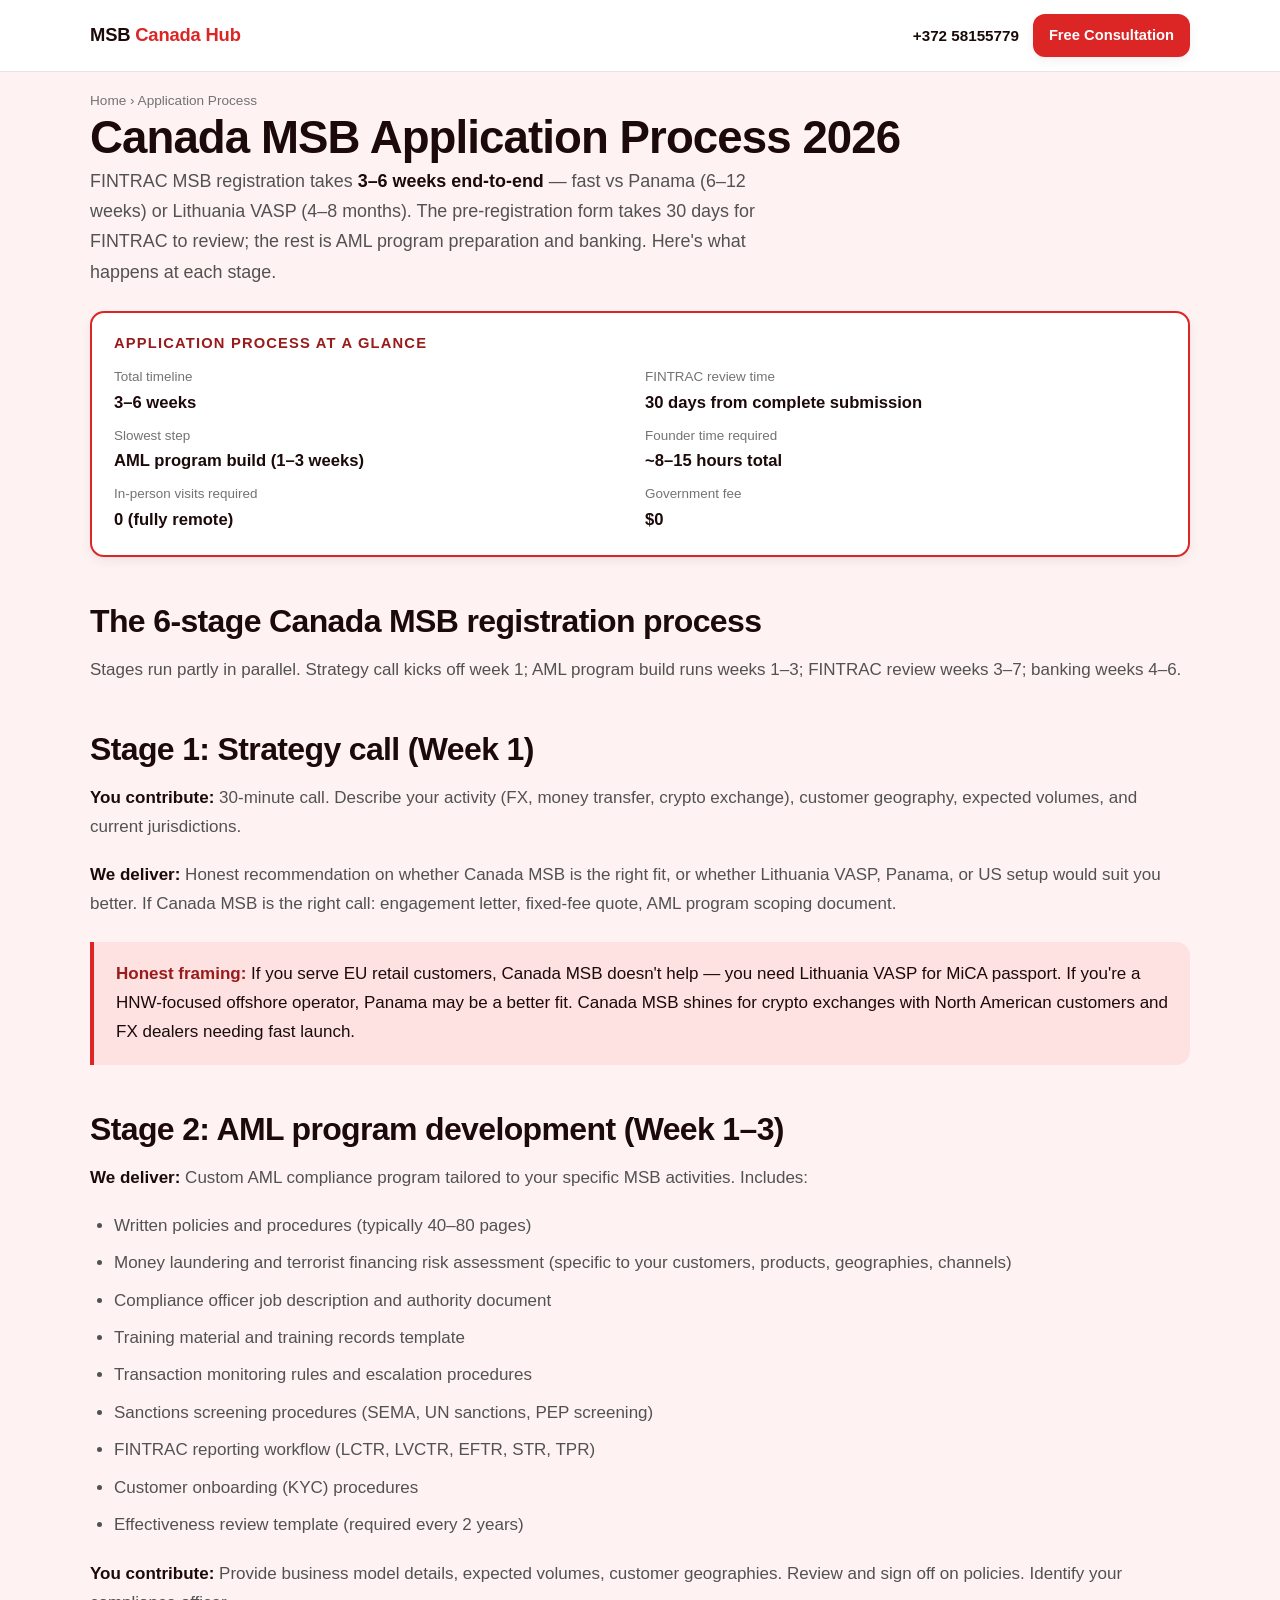
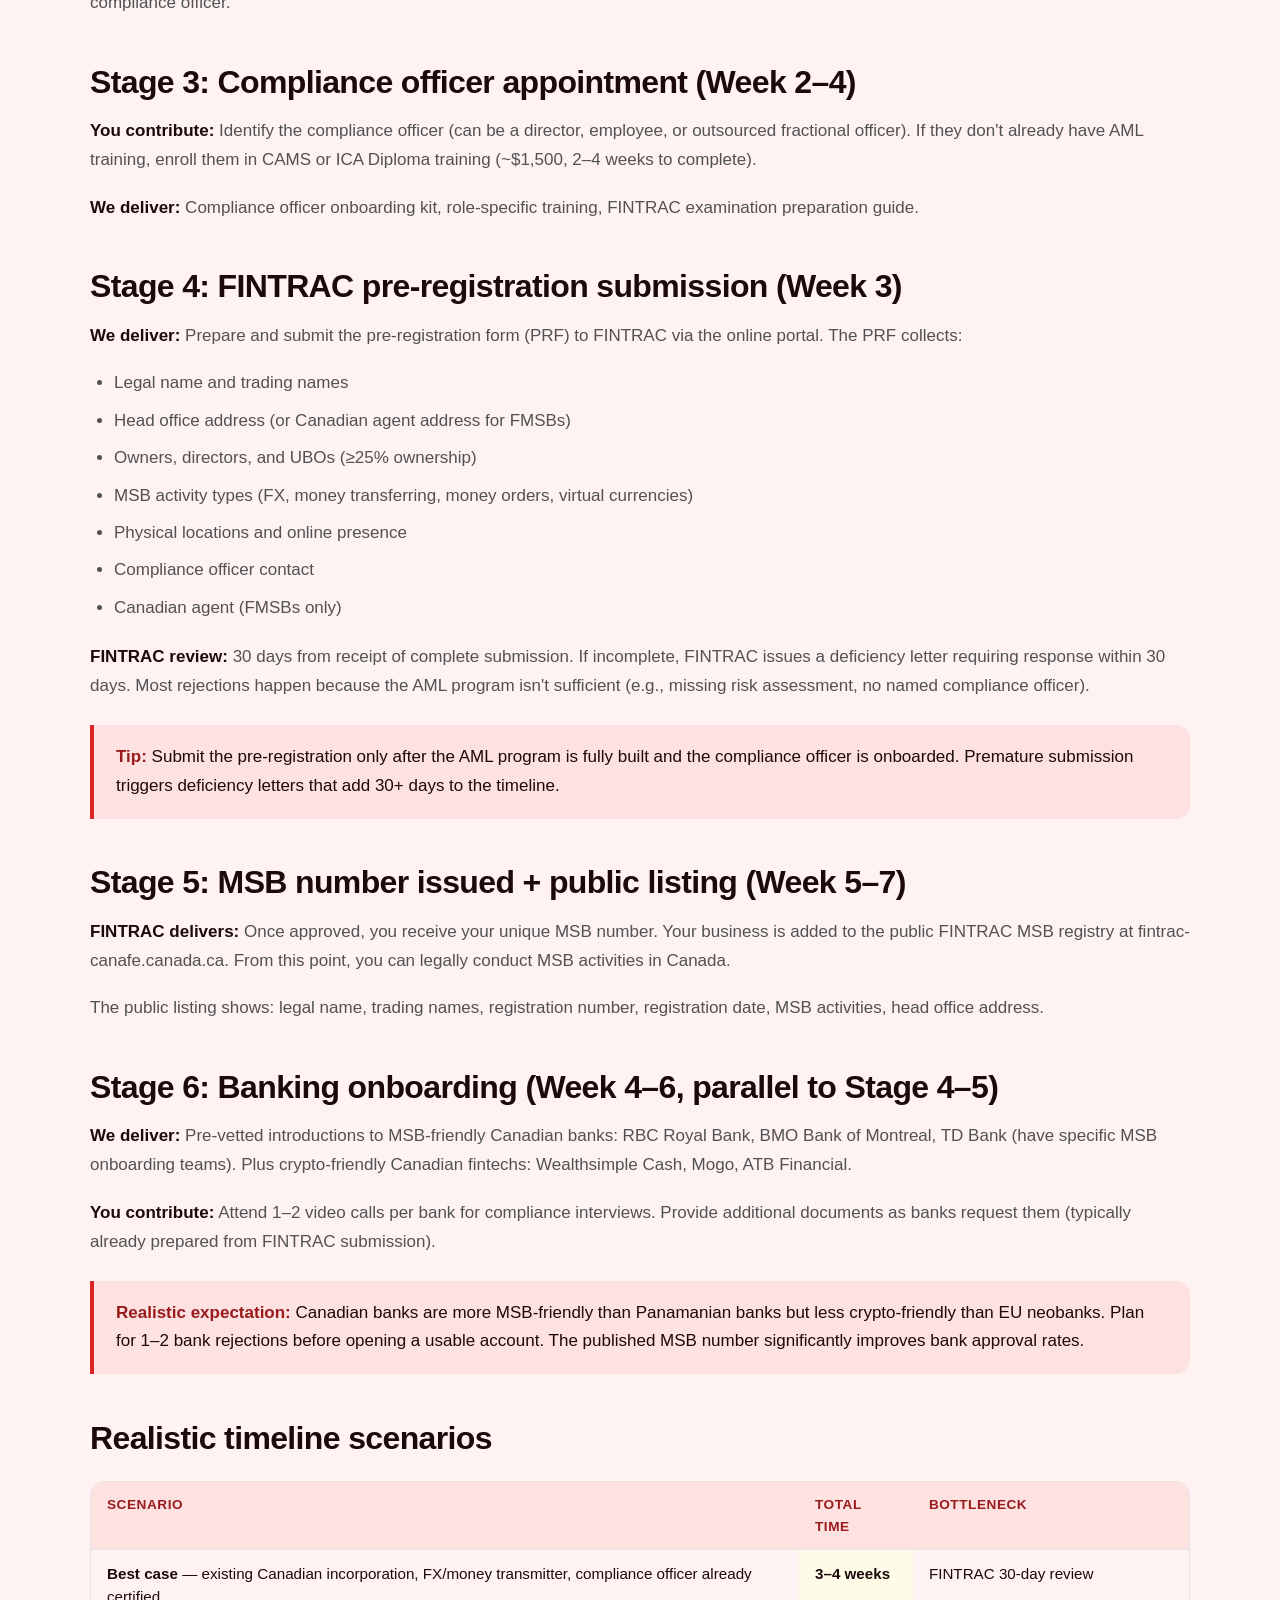
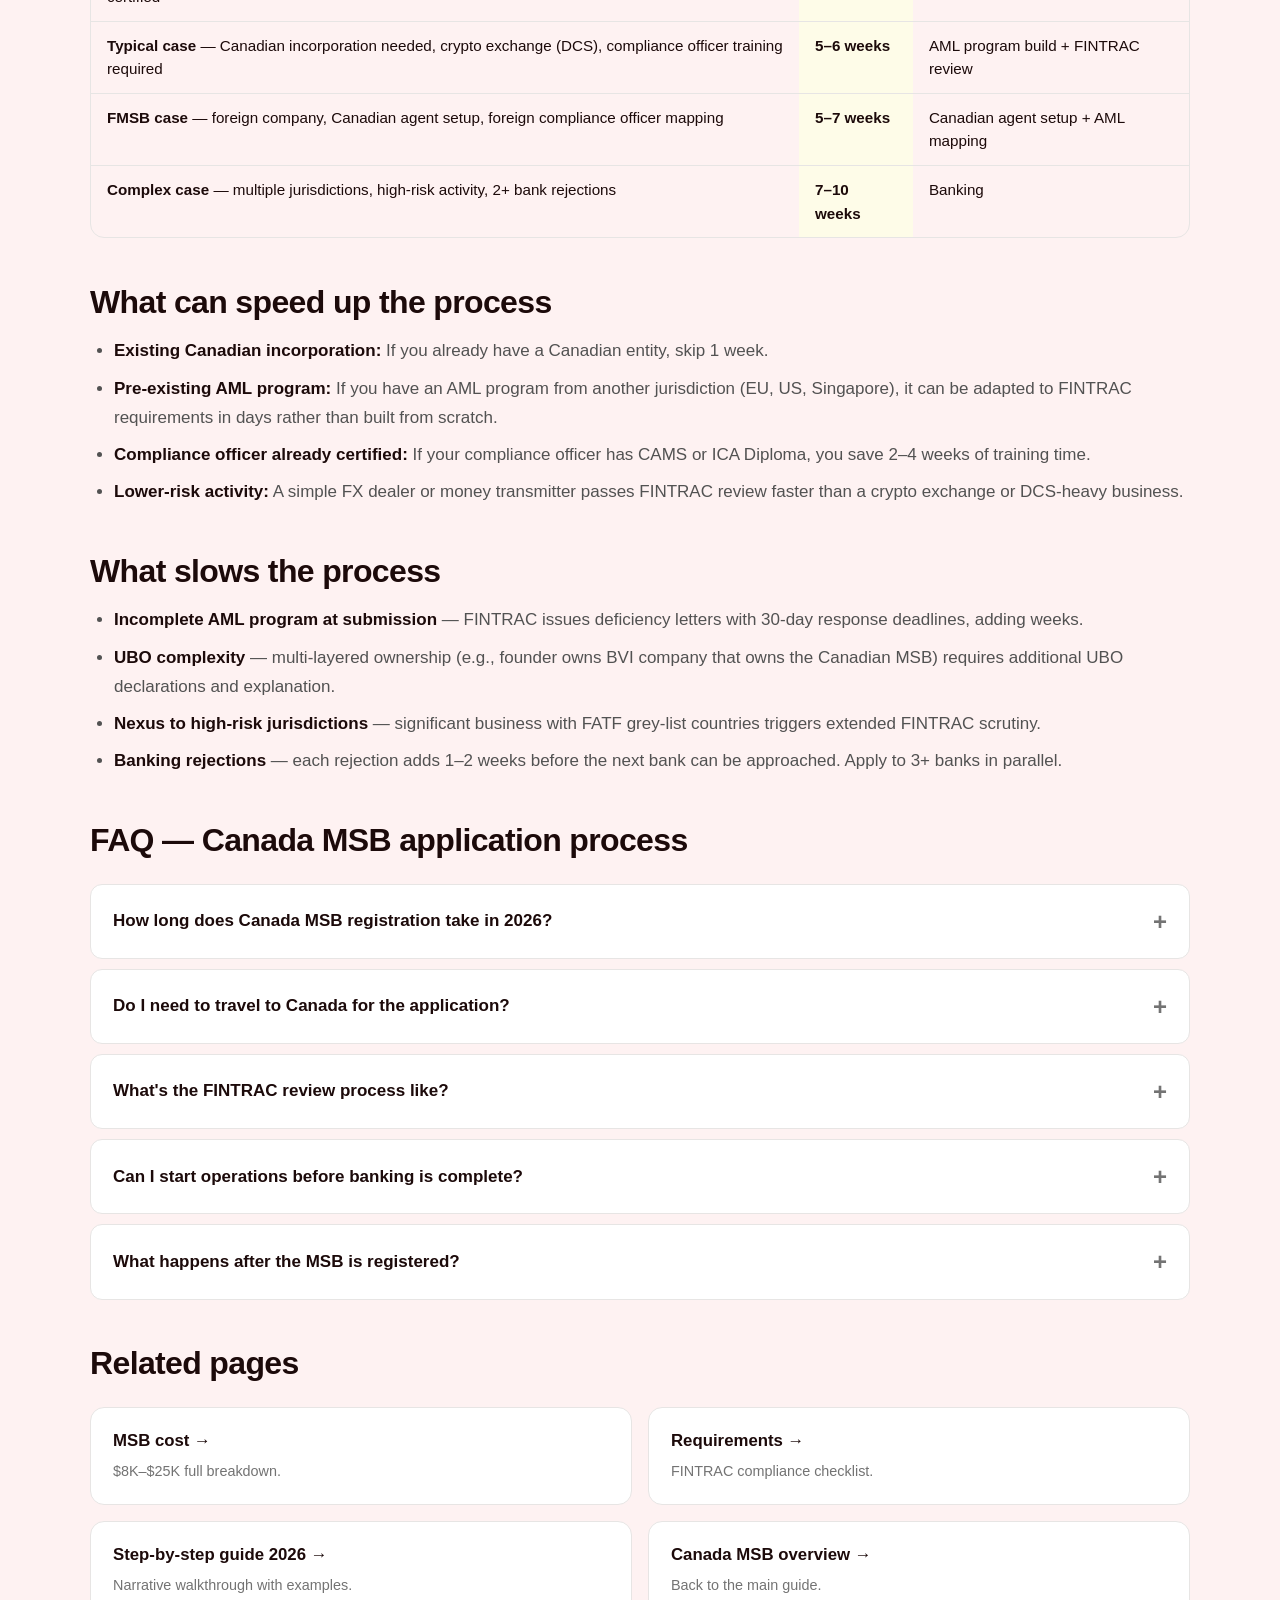
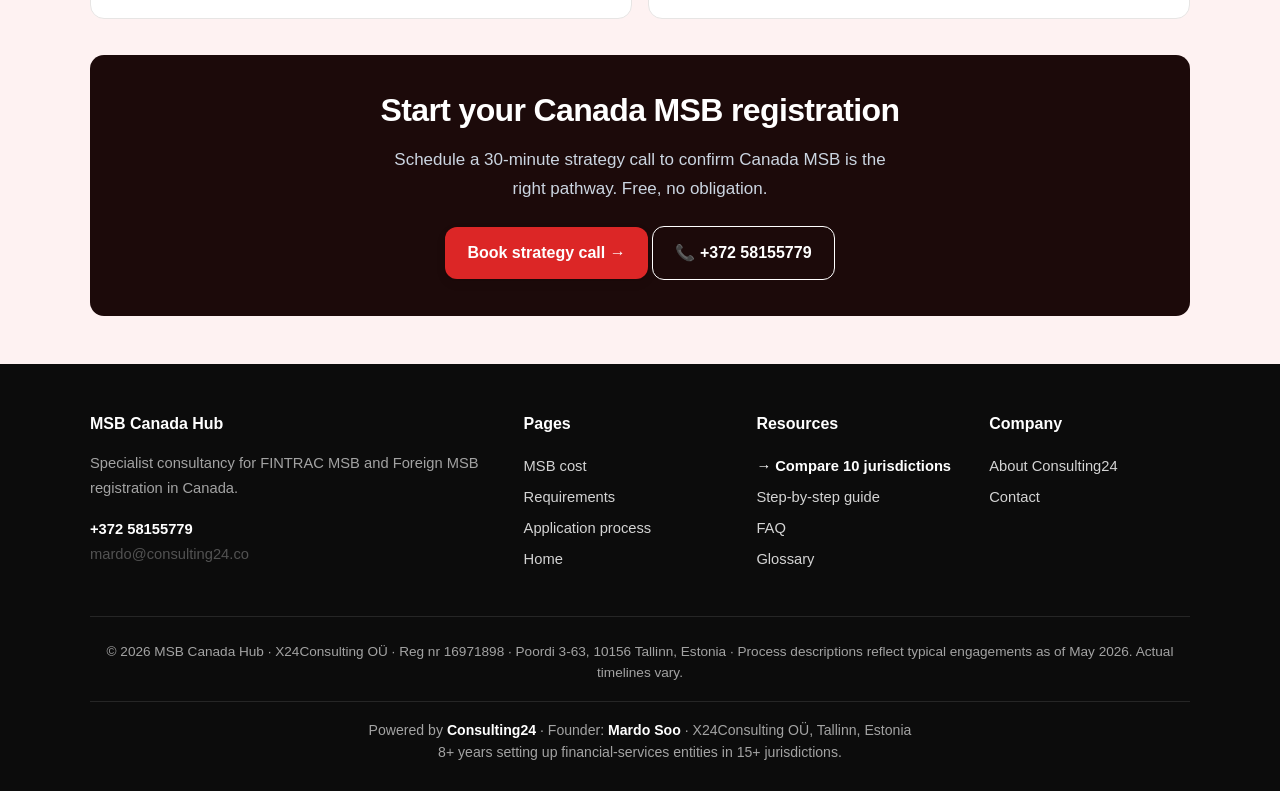
<file: application-process/index.html>
<!DOCTYPE html>
<html lang="en">
<head>
  <meta charset="UTF-8">
  <meta name="viewport" content="width=device-width, initial-scale=1.0">
  <title>Canada MSB Application Process 2026: Step-by-Step</title>
  <meta name="description" content="Week-by-week Canada MSB registration process: AML program, pre-registration, FINTRAC review, banking. 3–6 week timeline. What happens at each stage in 2026.">
  <meta name="robots" content="index, follow, max-snippet:-1, max-image-preview:large">
  <link rel="canonical" href="https://mardo89.github.io/canada-msb-license/application-process/">
  <meta property="og:title" content="Canada MSB Application Process 2026: Step-by-Step">
  <meta property="og:description" content="Week-by-week timeline from initial consultation to FINTRAC-registered MSB. 3–6 weeks total.">
  <meta property="og:type" content="article">
  <meta property="og:url" content="https://mardo89.github.io/canada-msb-license/application-process/">
  <meta property="og:image" content="https://mardo89.github.io/canada-msb-license/og-image.jpg">

  <script type="application/ld+json">
  {"@context":"https://schema.org","@graph":[
    {"@type":"BreadcrumbList","itemListElement":[
      {"@type":"ListItem","position":1,"name":"Home","item":"https://mardo89.github.io/canada-msb-license/"},
      {"@type":"ListItem","position":2,"name":"Application Process","item":"https://mardo89.github.io/canada-msb-license/application-process/"}
    ]},
    {"@type":"HowTo","name":"How to register a Canada MSB with FINTRAC in 2026","description":"Step-by-step process for FINTRAC MSB or FMSB registration including AML program, compliance officer appointment, and banking onboarding.","totalTime":"P6W","estimatedCost":{"@type":"MonetaryAmount","currency":"USD","value":"8000-25000"},"step":[
      {"@type":"HowToStep","position":1,"name":"Strategy call","text":"30-min call to confirm Canada MSB is the right pathway vs Lithuania VASP, Panama, or US setup."},
      {"@type":"HowToStep","position":2,"name":"AML program development","text":"Build documented AML program: policies, risk assessment, training material. 1–3 weeks."},
      {"@type":"HowToStep","position":3,"name":"Compliance officer appointment","text":"Appoint compliance officer (director, employee, or outsourced). Complete CAMS or ICA training if not already certified."},
      {"@type":"HowToStep","position":4,"name":"FINTRAC pre-registration submission","text":"Submit pre-registration form online. FINTRAC reviews in 30 days; once approved, MSB number issued and listed publicly."},
      {"@type":"HowToStep","position":5,"name":"Banking onboarding","text":"With MSB number in hand, banking conversations get easier. Apply to 2–3 Canadian banks in parallel. 1–4 weeks."},
      {"@type":"HowToStep","position":6,"name":"Operational go-live","text":"First reporting cycles, transaction monitoring rules tuned, customer KYC workflows operational."}
    ]}
  ]}
  </script>

  <link rel="stylesheet" href="../styles.css">
</head>
<body>

<header class="top">
  <div class="top-inner">
    <a href="/canada-msb-license/" class="brand">MSB <span>Canada Hub</span></a>
    <div class="top-cta">
      <a href="tel:+37258155779" class="top-phone">+372 58155779</a>
      <a href="/canada-msb-license/#contact" class="btn btn-primary" style="padding:10px 16px;min-height:auto;font-size:.92rem">Free Consultation</a>
    </div>
  </div>
</header>

<div class="wrap">
  <nav class="breadcrumbs"><a href="/canada-msb-license/">Home</a> &rsaquo; Application Process</nav>
</div>

<article class="wrap">
  <h1>Canada MSB Application Process 2026</h1>
  <p class="lead">FINTRAC MSB registration takes <strong>3–6 weeks end-to-end</strong> — fast vs Panama (6–12 weeks) or Lithuania VASP (4–8 months). The pre-registration form takes 30 days for FINTRAC to review; the rest is AML program preparation and banking. Here's what happens at each stage.</p>

  <aside class="quickfacts">
    <h3>Application process at a glance</h3>
    <dl>
      <div><dt>Total timeline</dt><dd>3–6 weeks</dd></div>
      <div><dt>FINTRAC review time</dt><dd>30 days from complete submission</dd></div>
      <div><dt>Slowest step</dt><dd>AML program build (1–3 weeks)</dd></div>
      <div><dt>Founder time required</dt><dd>~8–15 hours total</dd></div>
      <div><dt>In-person visits required</dt><dd>0 (fully remote)</dd></div>
      <div><dt>Government fee</dt><dd>$0</dd></div>
    </dl>
  </aside>

  <h2>The 6-stage Canada MSB registration process</h2>
  <p>Stages run partly in parallel. Strategy call kicks off week 1; AML program build runs weeks 1–3; FINTRAC review weeks 3–7; banking weeks 4–6.</p>

  <h2>Stage 1: Strategy call (Week 1)</h2>
  <p><strong>You contribute:</strong> 30-minute call. Describe your activity (FX, money transfer, crypto exchange), customer geography, expected volumes, and current jurisdictions.</p>
  <p><strong>We deliver:</strong> Honest recommendation on whether Canada MSB is the right fit, or whether Lithuania VASP, Panama, or US setup would suit you better. If Canada MSB is the right call: engagement letter, fixed-fee quote, AML program scoping document.</p>

  <div class="callout">
    <p><strong>Honest framing:</strong> If you serve EU retail customers, Canada MSB doesn't help — you need Lithuania VASP for MiCA passport. If you're a HNW-focused offshore operator, Panama may be a better fit. Canada MSB shines for crypto exchanges with North American customers and FX dealers needing fast launch.</p>
  </div>

  <h2>Stage 2: AML program development (Week 1–3)</h2>
  <p><strong>We deliver:</strong> Custom AML compliance program tailored to your specific MSB activities. Includes:</p>
  <ul>
    <li>Written policies and procedures (typically 40–80 pages)</li>
    <li>Money laundering and terrorist financing risk assessment (specific to your customers, products, geographies, channels)</li>
    <li>Compliance officer job description and authority document</li>
    <li>Training material and training records template</li>
    <li>Transaction monitoring rules and escalation procedures</li>
    <li>Sanctions screening procedures (SEMA, UN sanctions, PEP screening)</li>
    <li>FINTRAC reporting workflow (LCTR, LVCTR, EFTR, STR, TPR)</li>
    <li>Customer onboarding (KYC) procedures</li>
    <li>Effectiveness review template (required every 2 years)</li>
  </ul>
  <p><strong>You contribute:</strong> Provide business model details, expected volumes, customer geographies. Review and sign off on policies. Identify your compliance officer.</p>

  <h2>Stage 3: Compliance officer appointment (Week 2–4)</h2>
  <p><strong>You contribute:</strong> Identify the compliance officer (can be a director, employee, or outsourced fractional officer). If they don't already have AML training, enroll them in CAMS or ICA Diploma training (~$1,500, 2–4 weeks to complete).</p>
  <p><strong>We deliver:</strong> Compliance officer onboarding kit, role-specific training, FINTRAC examination preparation guide.</p>

  <h2>Stage 4: FINTRAC pre-registration submission (Week 3)</h2>
  <p><strong>We deliver:</strong> Prepare and submit the pre-registration form (PRF) to FINTRAC via the online portal. The PRF collects:</p>
  <ul>
    <li>Legal name and trading names</li>
    <li>Head office address (or Canadian agent address for FMSBs)</li>
    <li>Owners, directors, and UBOs (≥25% ownership)</li>
    <li>MSB activity types (FX, money transferring, money orders, virtual currencies)</li>
    <li>Physical locations and online presence</li>
    <li>Compliance officer contact</li>
    <li>Canadian agent (FMSBs only)</li>
  </ul>
  <p><strong>FINTRAC review:</strong> 30 days from receipt of complete submission. If incomplete, FINTRAC issues a deficiency letter requiring response within 30 days. Most rejections happen because the AML program isn't sufficient (e.g., missing risk assessment, no named compliance officer).</p>

  <div class="callout">
    <p><strong>Tip:</strong> Submit the pre-registration only after the AML program is fully built and the compliance officer is onboarded. Premature submission triggers deficiency letters that add 30+ days to the timeline.</p>
  </div>

  <h2>Stage 5: MSB number issued + public listing (Week 5–7)</h2>
  <p><strong>FINTRAC delivers:</strong> Once approved, you receive your unique MSB number. Your business is added to the public FINTRAC MSB registry at fintrac-canafe.canada.ca. From this point, you can legally conduct MSB activities in Canada.</p>
  <p>The public listing shows: legal name, trading names, registration number, registration date, MSB activities, head office address.</p>

  <h2>Stage 6: Banking onboarding (Week 4–6, parallel to Stage 4–5)</h2>
  <p><strong>We deliver:</strong> Pre-vetted introductions to MSB-friendly Canadian banks: RBC Royal Bank, BMO Bank of Montreal, TD Bank (have specific MSB onboarding teams). Plus crypto-friendly Canadian fintechs: Wealthsimple Cash, Mogo, ATB Financial.</p>
  <p><strong>You contribute:</strong> Attend 1–2 video calls per bank for compliance interviews. Provide additional documents as banks request them (typically already prepared from FINTRAC submission).</p>

  <div class="callout">
    <p><strong>Realistic expectation:</strong> Canadian banks are more MSB-friendly than Panamanian banks but less crypto-friendly than EU neobanks. Plan for 1–2 bank rejections before opening a usable account. The published MSB number significantly improves bank approval rates.</p>
  </div>

  <h2>Realistic timeline scenarios</h2>

  <div class="t-wrap">
    <table>
      <thead>
        <tr><th>Scenario</th><th>Total time</th><th>Bottleneck</th></tr>
      </thead>
      <tbody>
        <tr><td><strong>Best case</strong> — existing Canadian incorporation, FX/money transmitter, compliance officer already certified</td><td class="hl">3–4 weeks</td><td>FINTRAC 30-day review</td></tr>
        <tr><td><strong>Typical case</strong> — Canadian incorporation needed, crypto exchange (DCS), compliance officer training required</td><td class="hl">5–6 weeks</td><td>AML program build + FINTRAC review</td></tr>
        <tr><td><strong>FMSB case</strong> — foreign company, Canadian agent setup, foreign compliance officer mapping</td><td class="hl">5–7 weeks</td><td>Canadian agent setup + AML mapping</td></tr>
        <tr><td><strong>Complex case</strong> — multiple jurisdictions, high-risk activity, 2+ bank rejections</td><td class="hl">7–10 weeks</td><td>Banking</td></tr>
      </tbody>
    </table>
  </div>

  <h2>What can speed up the process</h2>
  <ul>
    <li><strong>Existing Canadian incorporation:</strong> If you already have a Canadian entity, skip 1 week.</li>
    <li><strong>Pre-existing AML program:</strong> If you have an AML program from another jurisdiction (EU, US, Singapore), it can be adapted to FINTRAC requirements in days rather than built from scratch.</li>
    <li><strong>Compliance officer already certified:</strong> If your compliance officer has CAMS or ICA Diploma, you save 2–4 weeks of training time.</li>
    <li><strong>Lower-risk activity:</strong> A simple FX dealer or money transmitter passes FINTRAC review faster than a crypto exchange or DCS-heavy business.</li>
  </ul>

  <h2>What slows the process</h2>
  <ul>
    <li><strong>Incomplete AML program at submission</strong> — FINTRAC issues deficiency letters with 30-day response deadlines, adding weeks.</li>
    <li><strong>UBO complexity</strong> — multi-layered ownership (e.g., founder owns BVI company that owns the Canadian MSB) requires additional UBO declarations and explanation.</li>
    <li><strong>Nexus to high-risk jurisdictions</strong> — significant business with FATF grey-list countries triggers extended FINTRAC scrutiny.</li>
    <li><strong>Banking rejections</strong> — each rejection adds 1–2 weeks before the next bank can be approached. Apply to 3+ banks in parallel.</li>
  </ul>

  <h2>FAQ — Canada MSB application process</h2>

  <div class="faq">
    <details>
      <summary>How long does Canada MSB registration take in 2026?</summary>
      <p>Canada MSB registration takes <strong>3–6 weeks end-to-end</strong>. FINTRAC's review of a complete pre-registration takes 30 days. The pre-FINTRAC stages (strategy call, AML program build, compliance officer appointment) run 1–3 weeks. Banking can run in parallel. Total: 3–6 weeks for typical cases, 5–7 weeks for FMSBs, 7–10 weeks if there are 2+ bank rejections.</p>
    </details>
    <details>
      <summary>Do I need to travel to Canada for the application?</summary>
      <p><strong>No.</strong> Canada MSB registration is fully remote. The pre-registration form is submitted online. Compliance officer appointment can be done from any country. Banking conversations are typically video calls. The only exception: some traditional Canadian banks may require an in-person account opening for foreign-founded businesses; major banks (RBC, BMO, TD) have remote-friendly MSB onboarding.</p>
    </details>
    <details>
      <summary>What's the FINTRAC review process like?</summary>
      <p>FINTRAC reviews the pre-registration form within 30 days of complete submission. If complete and acceptable, MSB number is issued and the business is added to the public registry. If incomplete, FINTRAC issues a deficiency letter with specific items to address. Most deficiencies relate to: insufficient AML program detail, vague risk assessment, undefined compliance officer authority, or missing UBO disclosure. Responding promptly (within 7-10 days) typically extends the timeline by 2–3 weeks.</p>
    </details>
    <details>
      <summary>Can I start operations before banking is complete?</summary>
      <p>Once you have the FINTRAC MSB number, you can legally operate as an MSB. However, you cannot accept fiat payments without bank accounts and payment processors, so most operators wait until at least one Canadian bank account is open. Stablecoin-only or crypto-only operations can start earlier with crypto liquidity providers.</p>
    </details>
    <details>
      <summary>What happens after the MSB is registered?</summary>
      <p>Ongoing obligations include: (1) <strong>FINTRAC reports</strong> (LCTR, LVCTR, EFTR, STR, TPR — as triggered), (2) <strong>renewal every 2 years</strong> (FINTRAC sends reminder; renewal is free), (3) <strong>effectiveness review</strong> every 2 years (independent review of AML program, documented in writing), (4) <strong>FINTRAC examinations</strong> (every 2-4 years on average), (5) <strong>annual training</strong> for all staff and compliance officer.</p>
    </details>
  </div>

  <h2>Related pages</h2>
  <div class="related">
    <a href="/canada-msb-license/cost/"><strong>MSB cost →</strong><span>$8K–$25K full breakdown.</span></a>
    <a href="/canada-msb-license/requirements/"><strong>Requirements →</strong><span>FINTRAC compliance checklist.</span></a>
    <a href="/canada-msb-license/blog/step-by-step-guide-2026/"><strong>Step-by-step guide 2026 →</strong><span>Narrative walkthrough with examples.</span></a>
    <a href="/canada-msb-license/"><strong>Canada MSB overview →</strong><span>Back to the main guide.</span></a>
  </div>

  <div class="cta-card">
    <h2>Start your Canada MSB registration</h2>
    <p>Schedule a 30-minute strategy call to confirm Canada MSB is the right pathway. Free, no obligation.</p>
    <a href="/canada-msb-license/#contact" class="btn btn-primary">Book strategy call →</a>
    <a href="tel:+37258155779" class="btn btn-ghost">📞 +372 58155779</a>
  </div>
</article>

<footer>
  <div class="wrap">
    <div class="foot-grid">
      <div>
        <h4>MSB Canada Hub</h4>
        <p style="color:#a3a3a3">Specialist consultancy for FINTRAC MSB and Foreign MSB registration in Canada.</p>
        <p style="margin-top:14px"><strong style="color:#fff">+372 58155779</strong><br>mardo@consulting24.co</p>
      </div>
      <div>
        <h4>Pages</h4>
        <a href="/canada-msb-license/cost/">MSB cost</a>
        <a href="/canada-msb-license/requirements/">Requirements</a>
        <a href="/canada-msb-license/application-process/">Application process</a>
        <a href="/canada-msb-license/">Home</a>
      </div>
      <div>
        <h4>Resources</h4>
        <a href="https://mardo89.github.io/crypto-license-navigator/" style="color:#fff;font-weight:700">→ Compare 10 jurisdictions</a>
        <a href="/canada-msb-license/blog/step-by-step-guide-2026/">Step-by-step guide</a>
        <a href="/canada-msb-license/#faq">FAQ</a>
        <a href="/canada-msb-license/#glossary">Glossary</a>
      </div>
      <div>
        <h4>Company</h4>
        <a href="https://consulting24.co/">About Consulting24</a>
        <a href="/canada-msb-license/#contact">Contact</a>
      </div>
    </div>
    <div class="foot-bottom">© 2026 MSB Canada Hub · X24Consulting OÜ · Reg nr 16971898 · Poordi 3-63, 10156 Tallinn, Estonia · Process descriptions reflect typical engagements as of May 2026. Actual timelines vary.</div>
    <div class="powered">Powered by <a href="https://consulting24.co/">Consulting24</a> · Founder: <a href="https://www.linkedin.com/in/mardo-s-00a05ab0/">Mardo Soo</a> · X24Consulting OÜ, Tallinn, Estonia<br>8+ years setting up financial-services entities in 15+ jurisdictions.</div>
  </div>
</footer>

<div class="sticky-bar">
  <a href="tel:+37258155779" class="btn btn-secondary" style="background:var(--ink)">📞 Call</a>
  <a href="/canada-msb-license/#contact" class="btn btn-primary">Free consultation</a>
</div>

</body>
</html>
</file>
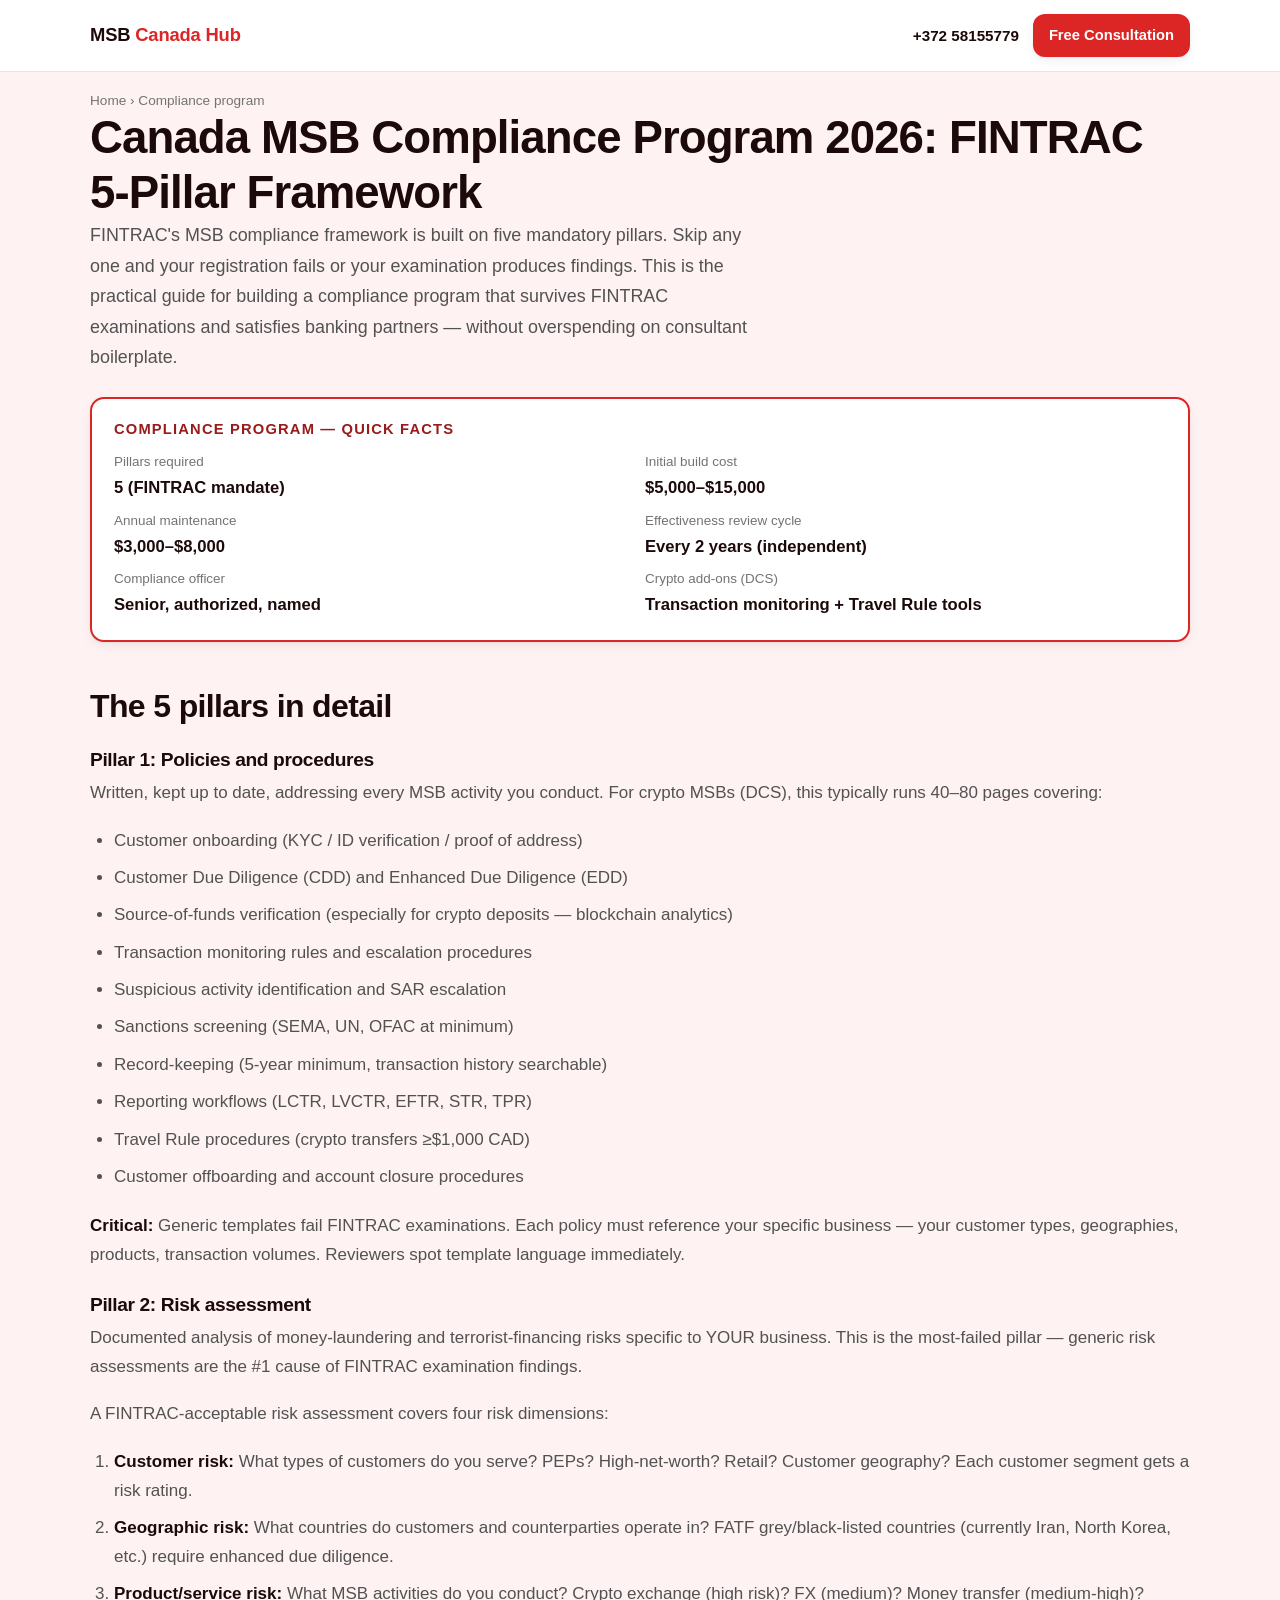
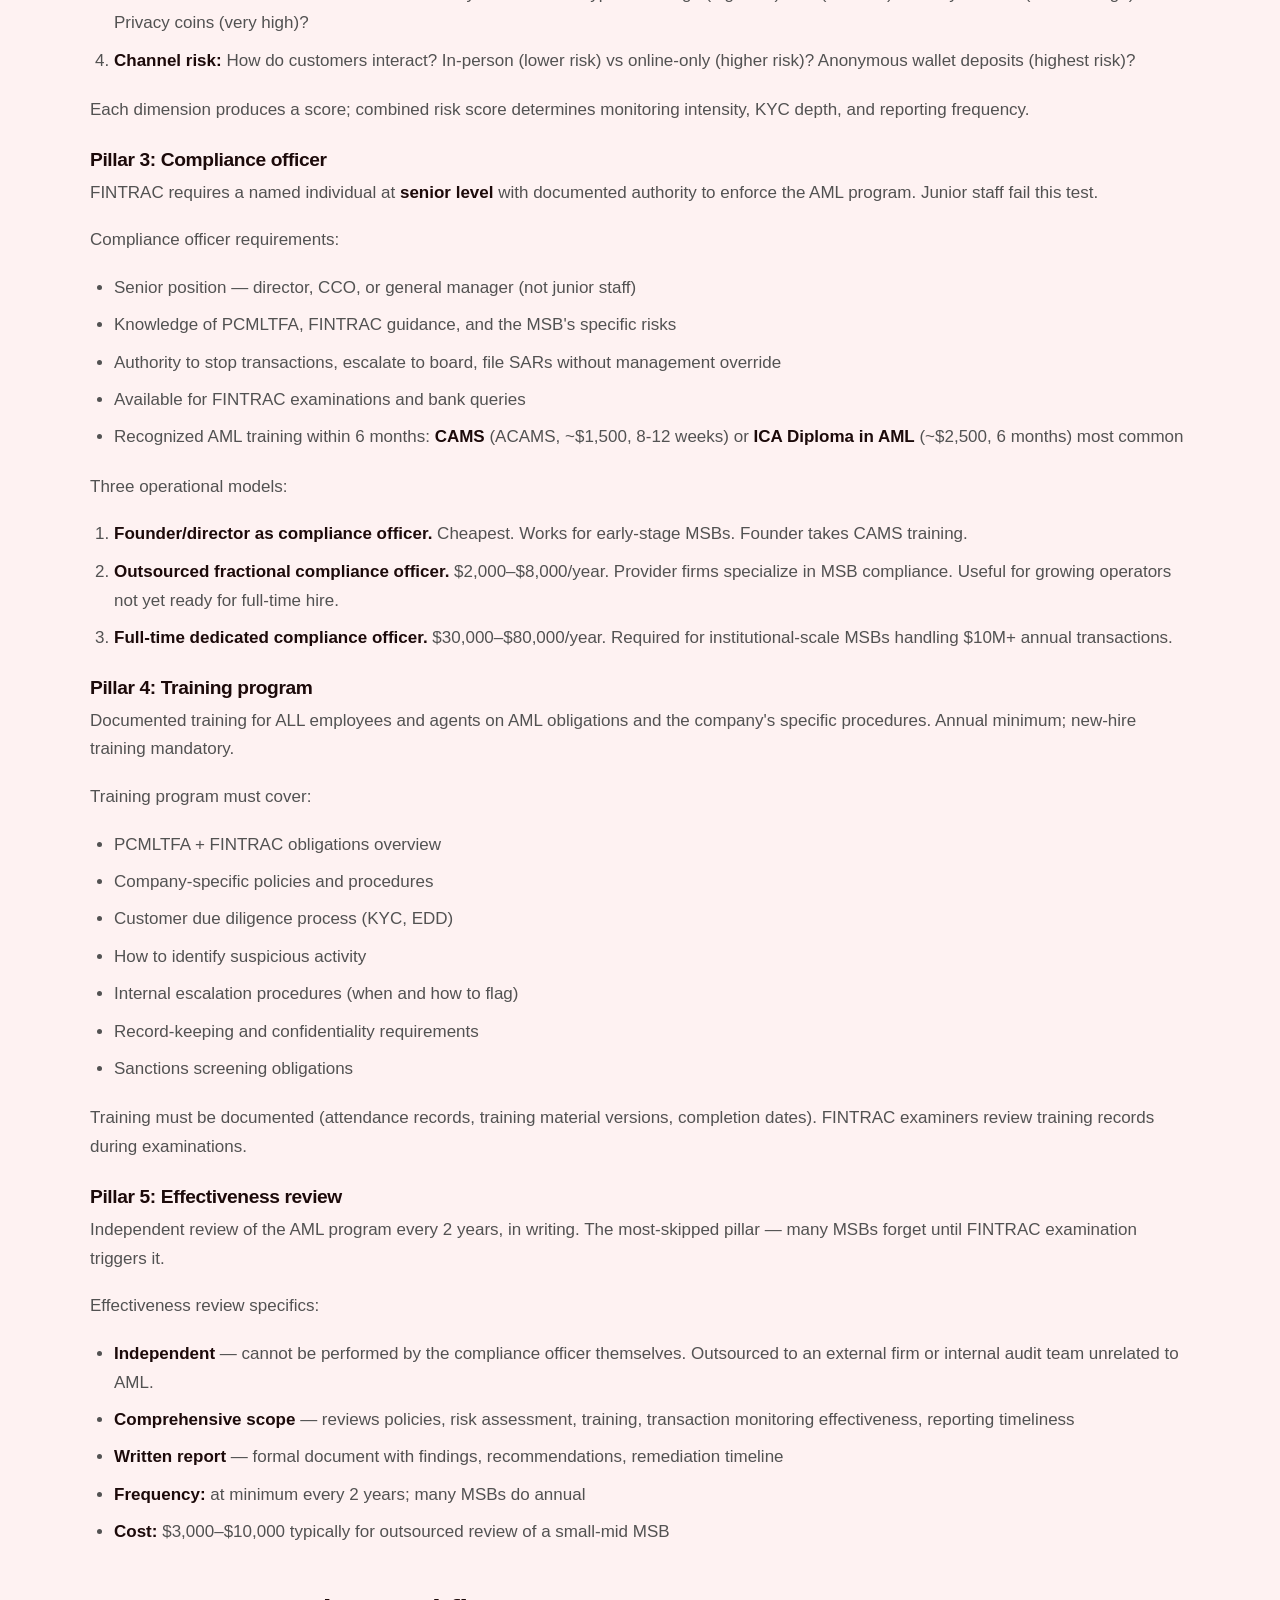
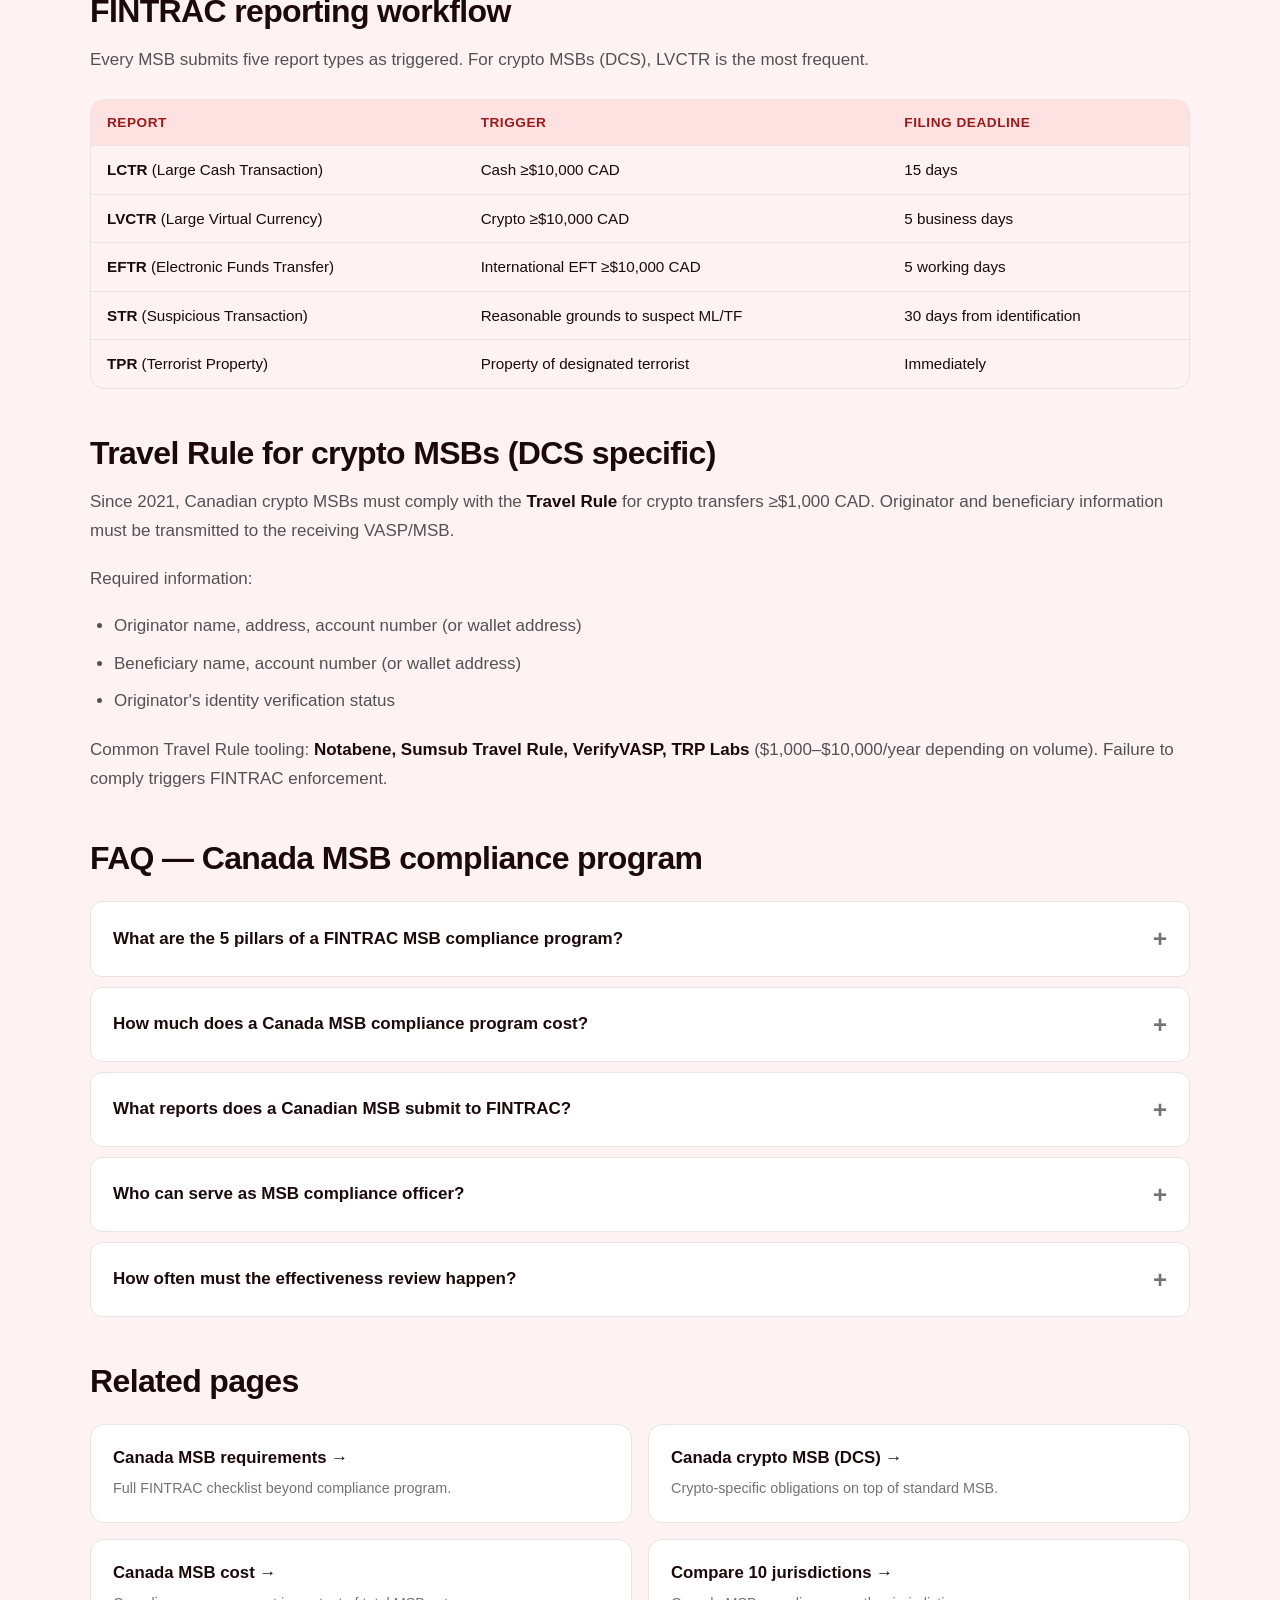
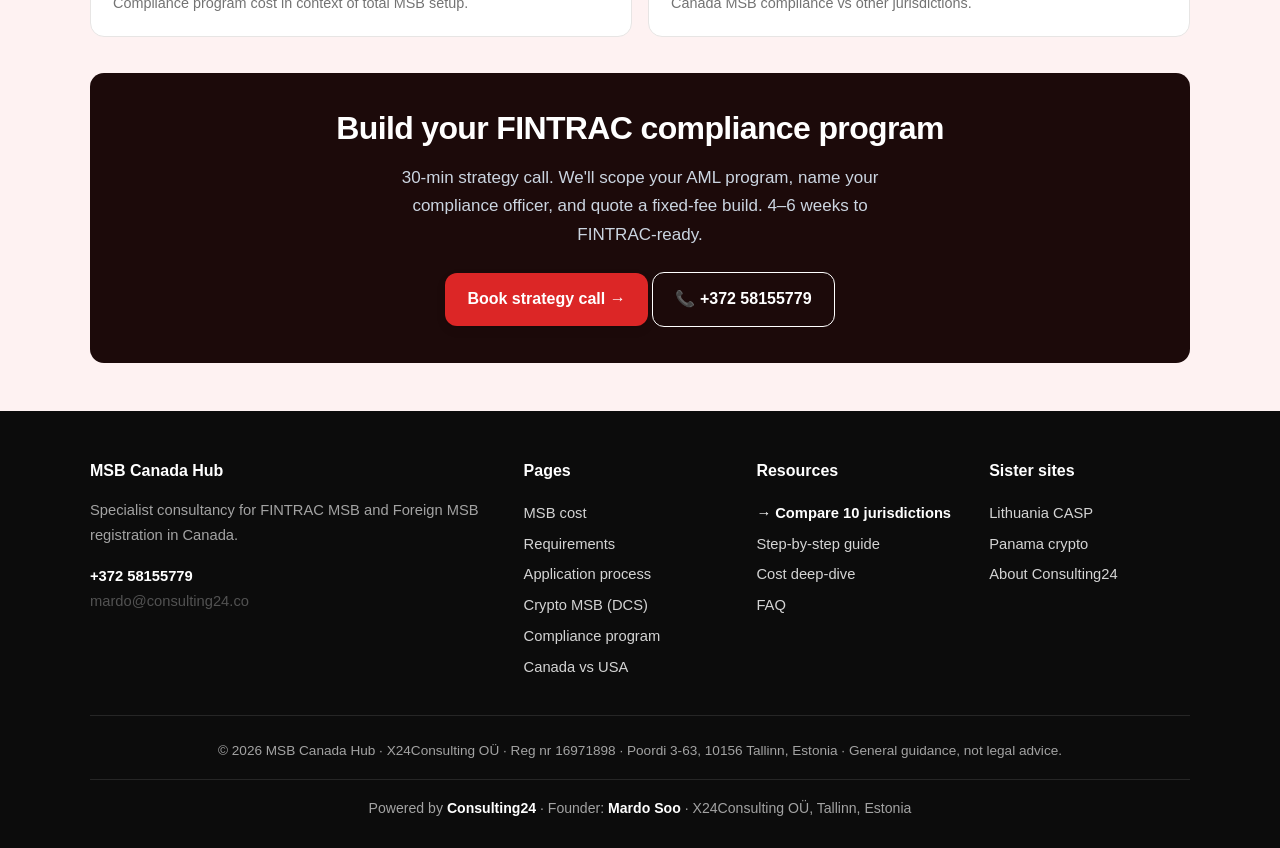
<file: compliance-program/index.html>
<!DOCTYPE html>
<html lang="en">
<head>
  <meta charset="UTF-8">
  <meta name="viewport" content="width=device-width, initial-scale=1.0">
  <title>Canada MSB Compliance Program 2026: FINTRAC 5-Pillar Framework</title>
  <meta name="description" content="Canada MSB compliance program for FINTRAC: 5 pillars (policies, risk assessment, compliance officer, training, effectiveness review), reporting (LCTR/LVCTR/STR), Travel Rule.">
  <meta name="robots" content="index, follow, max-snippet:-1, max-image-preview:large">
  <link rel="canonical" href="https://mardo89.github.io/canada-msb-license/compliance-program/">
  <meta property="og:title" content="Canada MSB Compliance Program 2026: FINTRAC Framework">
  <meta property="og:description" content="5 FINTRAC pillars + reporting workflows + Travel Rule for crypto MSBs. Powered by Consulting24.">
  <meta property="og:type" content="article">
  <meta property="og:url" content="https://mardo89.github.io/canada-msb-license/compliance-program/">
  <meta property="og:image" content="https://mardo89.github.io/canada-msb-license/og-image.jpg">

  <script type="application/ld+json">
  {"@context":"https://schema.org","@graph":[
    {"@type":"BreadcrumbList","itemListElement":[
      {"@type":"ListItem","position":1,"name":"Home","item":"https://mardo89.github.io/canada-msb-license/"},
      {"@type":"ListItem","position":2,"name":"Compliance program","item":"https://mardo89.github.io/canada-msb-license/compliance-program/"}
    ]},
    {"@type":"Article","headline":"Canada MSB Compliance Program 2026: FINTRAC 5-Pillar Framework","author":{"@type":"Organization","name":"MSB Canada Hub"},"publisher":{"@type":"Organization","name":"Consulting24","url":"https://consulting24.co/"},"datePublished":"2026-05-10","dateModified":"2026-05-10"},
    {"@type":"FAQPage","mainEntity":[
      {"@type":"Question","name":"What are the 5 pillars of a FINTRAC MSB compliance program?","acceptedAnswer":{"@type":"Answer","text":"FINTRAC requires every MSB compliance program to have: (1) Policies and procedures — written, kept up to date, addressing all MSB activities; (2) Risk assessment — documented analysis of money laundering and terrorist financing risks specific to the business; (3) Compliance officer — named senior individual with authority to enforce the program; (4) Training program — documented training for all employees and agents; (5) Effectiveness review — independent review of the AML program every 2 years, in writing."}},
      {"@type":"Question","name":"How much does a Canada MSB compliance program cost?","acceptedAnswer":{"@type":"Answer","text":"$5,000–$15,000 to build the initial documented program (policies, risk assessment, training material, escalation procedures). Annual maintenance $3,000–$8,000 plus compliance officer fees ($2,000–$8,000/year for outsourced fractional or $30K–$80K full-time hire). Crypto MSBs (DCS) need additional transaction monitoring software ($5K+/year) and Travel Rule tooling ($1K–$10K/year)."}},
      {"@type":"Question","name":"What reports does a Canadian MSB submit to FINTRAC?","acceptedAnswer":{"@type":"Answer","text":"Five report types: LCTR (Large Cash Transaction Report) — cash transactions ≥$10K CAD within 15 days; LVCTR (Large Virtual Currency Transaction Report) — crypto transactions ≥$10K CAD within 5 business days; EFTR (Electronic Funds Transfer Report) — international EFTs ≥$10K CAD within 5 working days; STR (Suspicious Transaction Report) — reasonable grounds to suspect ML/TF, within 30 days; TPR (Terrorist Property Report) — property of designated terrorist, immediately."}}
    ]}
  ]}
  </script>

  <link rel="stylesheet" href="../styles.css">
</head>
<body>

<header class="top">
  <div class="top-inner">
    <a href="/canada-msb-license/" class="brand">MSB <span>Canada Hub</span></a>
    <div class="top-cta">
      <a href="tel:+37258155779" class="top-phone">+372 58155779</a>
      <a href="/canada-msb-license/#contact" class="btn btn-primary" style="padding:10px 16px;min-height:auto;font-size:.92rem">Free Consultation</a>
    </div>
  </div>
</header>

<div class="wrap">
  <nav class="breadcrumbs"><a href="/canada-msb-license/">Home</a> &rsaquo; Compliance program</nav>
</div>

<article class="wrap">
  <h1>Canada MSB Compliance Program 2026: FINTRAC 5-Pillar Framework</h1>
  <p class="lead">FINTRAC's MSB compliance framework is built on five mandatory pillars. Skip any one and your registration fails or your examination produces findings. This is the practical guide for building a compliance program that survives FINTRAC examinations and satisfies banking partners — without overspending on consultant boilerplate.</p>

  <aside class="quickfacts">
    <h3>Compliance program — quick facts</h3>
    <dl>
      <div><dt>Pillars required</dt><dd>5 (FINTRAC mandate)</dd></div>
      <div><dt>Initial build cost</dt><dd>$5,000–$15,000</dd></div>
      <div><dt>Annual maintenance</dt><dd>$3,000–$8,000</dd></div>
      <div><dt>Effectiveness review cycle</dt><dd>Every 2 years (independent)</dd></div>
      <div><dt>Compliance officer</dt><dd>Senior, authorized, named</dd></div>
      <div><dt>Crypto add-ons (DCS)</dt><dd>Transaction monitoring + Travel Rule tools</dd></div>
    </dl>
  </aside>

  <h2>The 5 pillars in detail</h2>

  <h3>Pillar 1: Policies and procedures</h3>
  <p>Written, kept up to date, addressing every MSB activity you conduct. For crypto MSBs (DCS), this typically runs 40–80 pages covering:</p>
  <ul>
    <li>Customer onboarding (KYC / ID verification / proof of address)</li>
    <li>Customer Due Diligence (CDD) and Enhanced Due Diligence (EDD)</li>
    <li>Source-of-funds verification (especially for crypto deposits — blockchain analytics)</li>
    <li>Transaction monitoring rules and escalation procedures</li>
    <li>Suspicious activity identification and SAR escalation</li>
    <li>Sanctions screening (SEMA, UN, OFAC at minimum)</li>
    <li>Record-keeping (5-year minimum, transaction history searchable)</li>
    <li>Reporting workflows (LCTR, LVCTR, EFTR, STR, TPR)</li>
    <li>Travel Rule procedures (crypto transfers ≥$1,000 CAD)</li>
    <li>Customer offboarding and account closure procedures</li>
  </ul>
  <p><strong>Critical:</strong> Generic templates fail FINTRAC examinations. Each policy must reference your specific business — your customer types, geographies, products, transaction volumes. Reviewers spot template language immediately.</p>

  <h3>Pillar 2: Risk assessment</h3>
  <p>Documented analysis of money-laundering and terrorist-financing risks specific to YOUR business. This is the most-failed pillar — generic risk assessments are the #1 cause of FINTRAC examination findings.</p>
  <p>A FINTRAC-acceptable risk assessment covers four risk dimensions:</p>
  <ol>
    <li><strong>Customer risk:</strong> What types of customers do you serve? PEPs? High-net-worth? Retail? Customer geography? Each customer segment gets a risk rating.</li>
    <li><strong>Geographic risk:</strong> What countries do customers and counterparties operate in? FATF grey/black-listed countries (currently Iran, North Korea, etc.) require enhanced due diligence.</li>
    <li><strong>Product/service risk:</strong> What MSB activities do you conduct? Crypto exchange (high risk)? FX (medium)? Money transfer (medium-high)? Privacy coins (very high)?</li>
    <li><strong>Channel risk:</strong> How do customers interact? In-person (lower risk) vs online-only (higher risk)? Anonymous wallet deposits (highest risk)?</li>
  </ol>
  <p>Each dimension produces a score; combined risk score determines monitoring intensity, KYC depth, and reporting frequency.</p>

  <h3>Pillar 3: Compliance officer</h3>
  <p>FINTRAC requires a named individual at <strong>senior level</strong> with documented authority to enforce the AML program. Junior staff fail this test.</p>
  <p>Compliance officer requirements:</p>
  <ul>
    <li>Senior position — director, CCO, or general manager (not junior staff)</li>
    <li>Knowledge of PCMLTFA, FINTRAC guidance, and the MSB's specific risks</li>
    <li>Authority to stop transactions, escalate to board, file SARs without management override</li>
    <li>Available for FINTRAC examinations and bank queries</li>
    <li>Recognized AML training within 6 months: <strong>CAMS</strong> (ACAMS, ~$1,500, 8-12 weeks) or <strong>ICA Diploma in AML</strong> (~$2,500, 6 months) most common</li>
  </ul>
  <p>Three operational models:</p>
  <ol>
    <li><strong>Founder/director as compliance officer.</strong> Cheapest. Works for early-stage MSBs. Founder takes CAMS training.</li>
    <li><strong>Outsourced fractional compliance officer.</strong> $2,000–$8,000/year. Provider firms specialize in MSB compliance. Useful for growing operators not yet ready for full-time hire.</li>
    <li><strong>Full-time dedicated compliance officer.</strong> $30,000–$80,000/year. Required for institutional-scale MSBs handling $10M+ annual transactions.</li>
  </ol>

  <h3>Pillar 4: Training program</h3>
  <p>Documented training for ALL employees and agents on AML obligations and the company's specific procedures. Annual minimum; new-hire training mandatory.</p>
  <p>Training program must cover:</p>
  <ul>
    <li>PCMLTFA + FINTRAC obligations overview</li>
    <li>Company-specific policies and procedures</li>
    <li>Customer due diligence process (KYC, EDD)</li>
    <li>How to identify suspicious activity</li>
    <li>Internal escalation procedures (when and how to flag)</li>
    <li>Record-keeping and confidentiality requirements</li>
    <li>Sanctions screening obligations</li>
  </ul>
  <p>Training must be documented (attendance records, training material versions, completion dates). FINTRAC examiners review training records during examinations.</p>

  <h3>Pillar 5: Effectiveness review</h3>
  <p>Independent review of the AML program every 2 years, in writing. The most-skipped pillar — many MSBs forget until FINTRAC examination triggers it.</p>
  <p>Effectiveness review specifics:</p>
  <ul>
    <li><strong>Independent</strong> — cannot be performed by the compliance officer themselves. Outsourced to an external firm or internal audit team unrelated to AML.</li>
    <li><strong>Comprehensive scope</strong> — reviews policies, risk assessment, training, transaction monitoring effectiveness, reporting timeliness</li>
    <li><strong>Written report</strong> — formal document with findings, recommendations, remediation timeline</li>
    <li><strong>Frequency:</strong> at minimum every 2 years; many MSBs do annual</li>
    <li><strong>Cost:</strong> $3,000–$10,000 typically for outsourced review of a small-mid MSB</li>
  </ul>

  <h2>FINTRAC reporting workflow</h2>
  <p>Every MSB submits five report types as triggered. For crypto MSBs (DCS), LVCTR is the most frequent.</p>

  <div class="t-wrap">
    <table>
      <thead>
        <tr><th>Report</th><th>Trigger</th><th>Filing deadline</th></tr>
      </thead>
      <tbody>
        <tr><td><strong>LCTR</strong> (Large Cash Transaction)</td><td>Cash ≥$10,000 CAD</td><td>15 days</td></tr>
        <tr><td><strong>LVCTR</strong> (Large Virtual Currency)</td><td>Crypto ≥$10,000 CAD</td><td>5 business days</td></tr>
        <tr><td><strong>EFTR</strong> (Electronic Funds Transfer)</td><td>International EFT ≥$10,000 CAD</td><td>5 working days</td></tr>
        <tr><td><strong>STR</strong> (Suspicious Transaction)</td><td>Reasonable grounds to suspect ML/TF</td><td>30 days from identification</td></tr>
        <tr><td><strong>TPR</strong> (Terrorist Property)</td><td>Property of designated terrorist</td><td>Immediately</td></tr>
      </tbody>
    </table>
  </div>

  <h2>Travel Rule for crypto MSBs (DCS specific)</h2>
  <p>Since 2021, Canadian crypto MSBs must comply with the <strong>Travel Rule</strong> for crypto transfers ≥$1,000 CAD. Originator and beneficiary information must be transmitted to the receiving VASP/MSB.</p>
  <p>Required information:</p>
  <ul>
    <li>Originator name, address, account number (or wallet address)</li>
    <li>Beneficiary name, account number (or wallet address)</li>
    <li>Originator's identity verification status</li>
  </ul>
  <p>Common Travel Rule tooling: <strong>Notabene, Sumsub Travel Rule, VerifyVASP, TRP Labs</strong> ($1,000–$10,000/year depending on volume). Failure to comply triggers FINTRAC enforcement.</p>

  <h2>FAQ — Canada MSB compliance program</h2>

  <div class="faq">
    <details>
      <summary>What are the 5 pillars of a FINTRAC MSB compliance program?</summary>
      <p>FINTRAC requires every MSB compliance program to have: <strong>(1) Policies and procedures</strong> — written, kept up to date, addressing all MSB activities; <strong>(2) Risk assessment</strong> — documented analysis of money laundering and terrorist financing risks specific to the business; <strong>(3) Compliance officer</strong> — named senior individual with authority to enforce the program; <strong>(4) Training program</strong> — documented training for all employees and agents; <strong>(5) Effectiveness review</strong> — independent review of the AML program every 2 years, in writing.</p>
    </details>
    <details>
      <summary>How much does a Canada MSB compliance program cost?</summary>
      <p><strong>$5,000–$15,000</strong> to build the initial documented program. Annual maintenance $3,000–$8,000 plus compliance officer fees ($2,000–$8,000/year for outsourced fractional or $30K–$80K full-time hire). Crypto MSBs (DCS) need additional transaction monitoring software ($5K+/year) and Travel Rule tooling ($1K–$10K/year).</p>
    </details>
    <details>
      <summary>What reports does a Canadian MSB submit to FINTRAC?</summary>
      <p>Five report types: <strong>LCTR</strong> (cash ≥$10K CAD, 15 days), <strong>LVCTR</strong> (crypto ≥$10K CAD, 5 business days), <strong>EFTR</strong> (international EFT ≥$10K CAD, 5 working days), <strong>STR</strong> (suspicious, 30 days from identification), <strong>TPR</strong> (terrorist property, immediately).</p>
    </details>
    <details>
      <summary>Who can serve as MSB compliance officer?</summary>
      <p>Must be at <strong>senior level</strong> (director, CCO, GM — not junior staff), with knowledge of PCMLTFA + FINTRAC guidance, documented authority to enforce the program, and recognized AML training within 6 months (CAMS or ICA Diploma standard). Founder/director, employee, or outsourced fractional compliance officer all acceptable.</p>
    </details>
    <details>
      <summary>How often must the effectiveness review happen?</summary>
      <p><strong>Every 2 years minimum.</strong> Many MSBs do annual. Must be performed by someone independent of the compliance officer (external firm or internal audit unrelated to AML). Written report with findings and recommendations. Cost: $3,000–$10,000 for a small-mid MSB outsourced review.</p>
    </details>
  </div>

  <h2>Related pages</h2>
  <div class="related">
    <a href="/canada-msb-license/requirements/"><strong>Canada MSB requirements →</strong><span>Full FINTRAC checklist beyond compliance program.</span></a>
    <a href="/canada-msb-license/crypto-msb/"><strong>Canada crypto MSB (DCS) →</strong><span>Crypto-specific obligations on top of standard MSB.</span></a>
    <a href="/canada-msb-license/cost/"><strong>Canada MSB cost →</strong><span>Compliance program cost in context of total MSB setup.</span></a>
    <a href="https://mardo89.github.io/crypto-license-navigator/"><strong>Compare 10 jurisdictions →</strong><span>Canada MSB compliance vs other jurisdictions.</span></a>
  </div>

  <div class="cta-card">
    <h2>Build your FINTRAC compliance program</h2>
    <p>30-min strategy call. We'll scope your AML program, name your compliance officer, and quote a fixed-fee build. 4–6 weeks to FINTRAC-ready.</p>
    <a href="/canada-msb-license/#contact" class="btn btn-primary">Book strategy call →</a>
    <a href="tel:+37258155779" class="btn btn-ghost">📞 +372 58155779</a>
  </div>
</article>

<footer>
  <div class="wrap">
    <div class="foot-grid">
      <div>
        <h4>MSB Canada Hub</h4>
        <p style="color:#a3a3a3">Specialist consultancy for FINTRAC MSB and Foreign MSB registration in Canada.</p>
        <p style="margin-top:14px"><strong style="color:#fff">+372 58155779</strong><br>mardo@consulting24.co</p>
      </div>
      <div>
        <h4>Pages</h4>
        <a href="/canada-msb-license/cost/">MSB cost</a>
        <a href="/canada-msb-license/requirements/">Requirements</a>
        <a href="/canada-msb-license/application-process/">Application process</a>
        <a href="/canada-msb-license/crypto-msb/">Crypto MSB (DCS)</a>
        <a href="/canada-msb-license/compliance-program/">Compliance program</a>
        <a href="/canada-msb-license/vs-usa/">Canada vs USA</a>
      </div>
      <div>
        <h4>Resources</h4>
        <a href="https://mardo89.github.io/crypto-license-navigator/" style="color:#fff;font-weight:700">→ Compare 10 jurisdictions</a>
        <a href="/canada-msb-license/blog/step-by-step-guide-2026/">Step-by-step guide</a>
        <a href="/canada-msb-license/blog/cost-breakdown/">Cost deep-dive</a>
        <a href="/canada-msb-license/#faq">FAQ</a>
      </div>
      <div>
        <h4>Sister sites</h4>
        <a href="https://mardo89.github.io/lithuania-vasp-license/">Lithuania CASP</a>
        <a href="https://mardo89.github.io/panama-crypto-license/">Panama crypto</a>
        <a href="https://consulting24.co/">About Consulting24</a>
      </div>
    </div>
    <div class="foot-bottom">© 2026 MSB Canada Hub · X24Consulting OÜ · Reg nr 16971898 · Poordi 3-63, 10156 Tallinn, Estonia · General guidance, not legal advice.</div>
    <div class="powered">Powered by <a href="https://consulting24.co/">Consulting24</a> · Founder: <a href="https://www.linkedin.com/in/mardo-s-00a05ab0/">Mardo Soo</a> · X24Consulting OÜ, Tallinn, Estonia</div>
  </div>
</footer>

<div class="sticky-bar">
  <a href="tel:+37258155779" class="btn btn-secondary" style="background:var(--ink)">📞 Call</a>
  <a href="/canada-msb-license/#contact" class="btn btn-primary">Free consultation</a>
</div>

</body>
</html>
</file>
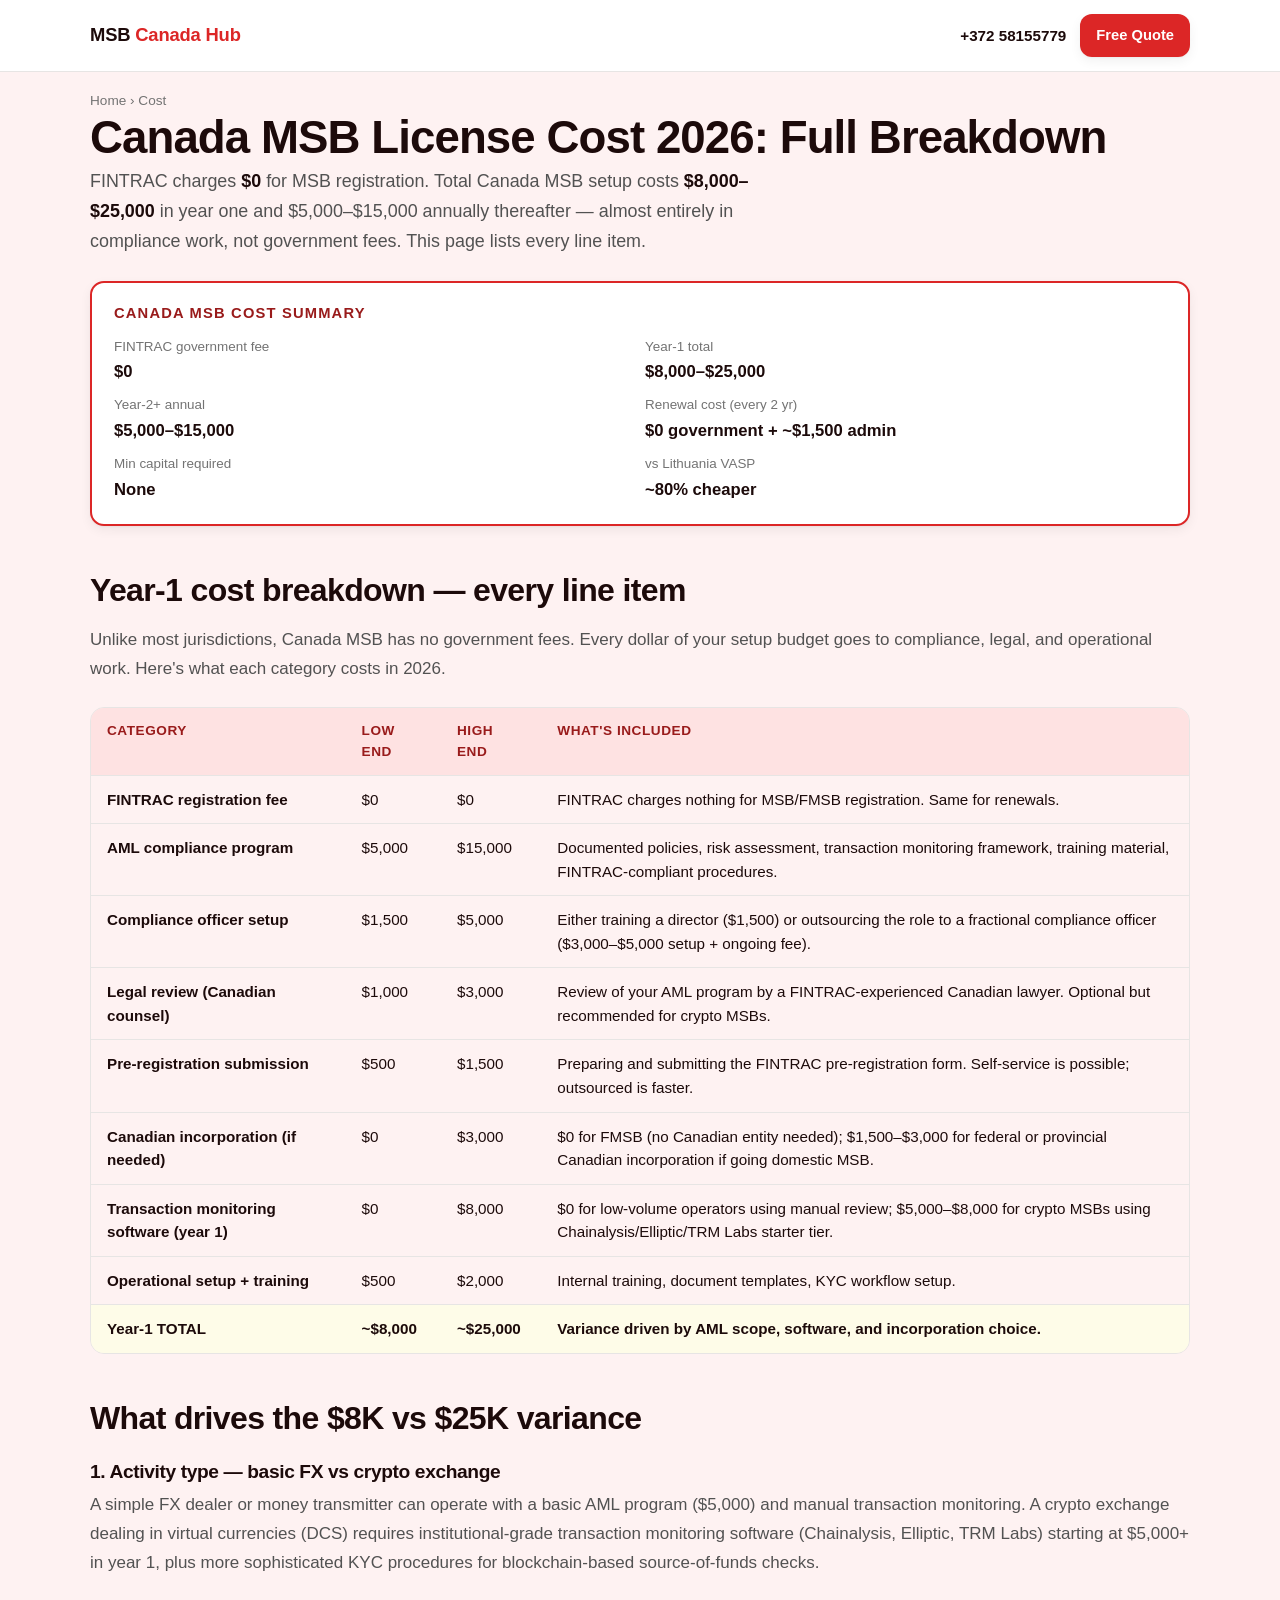
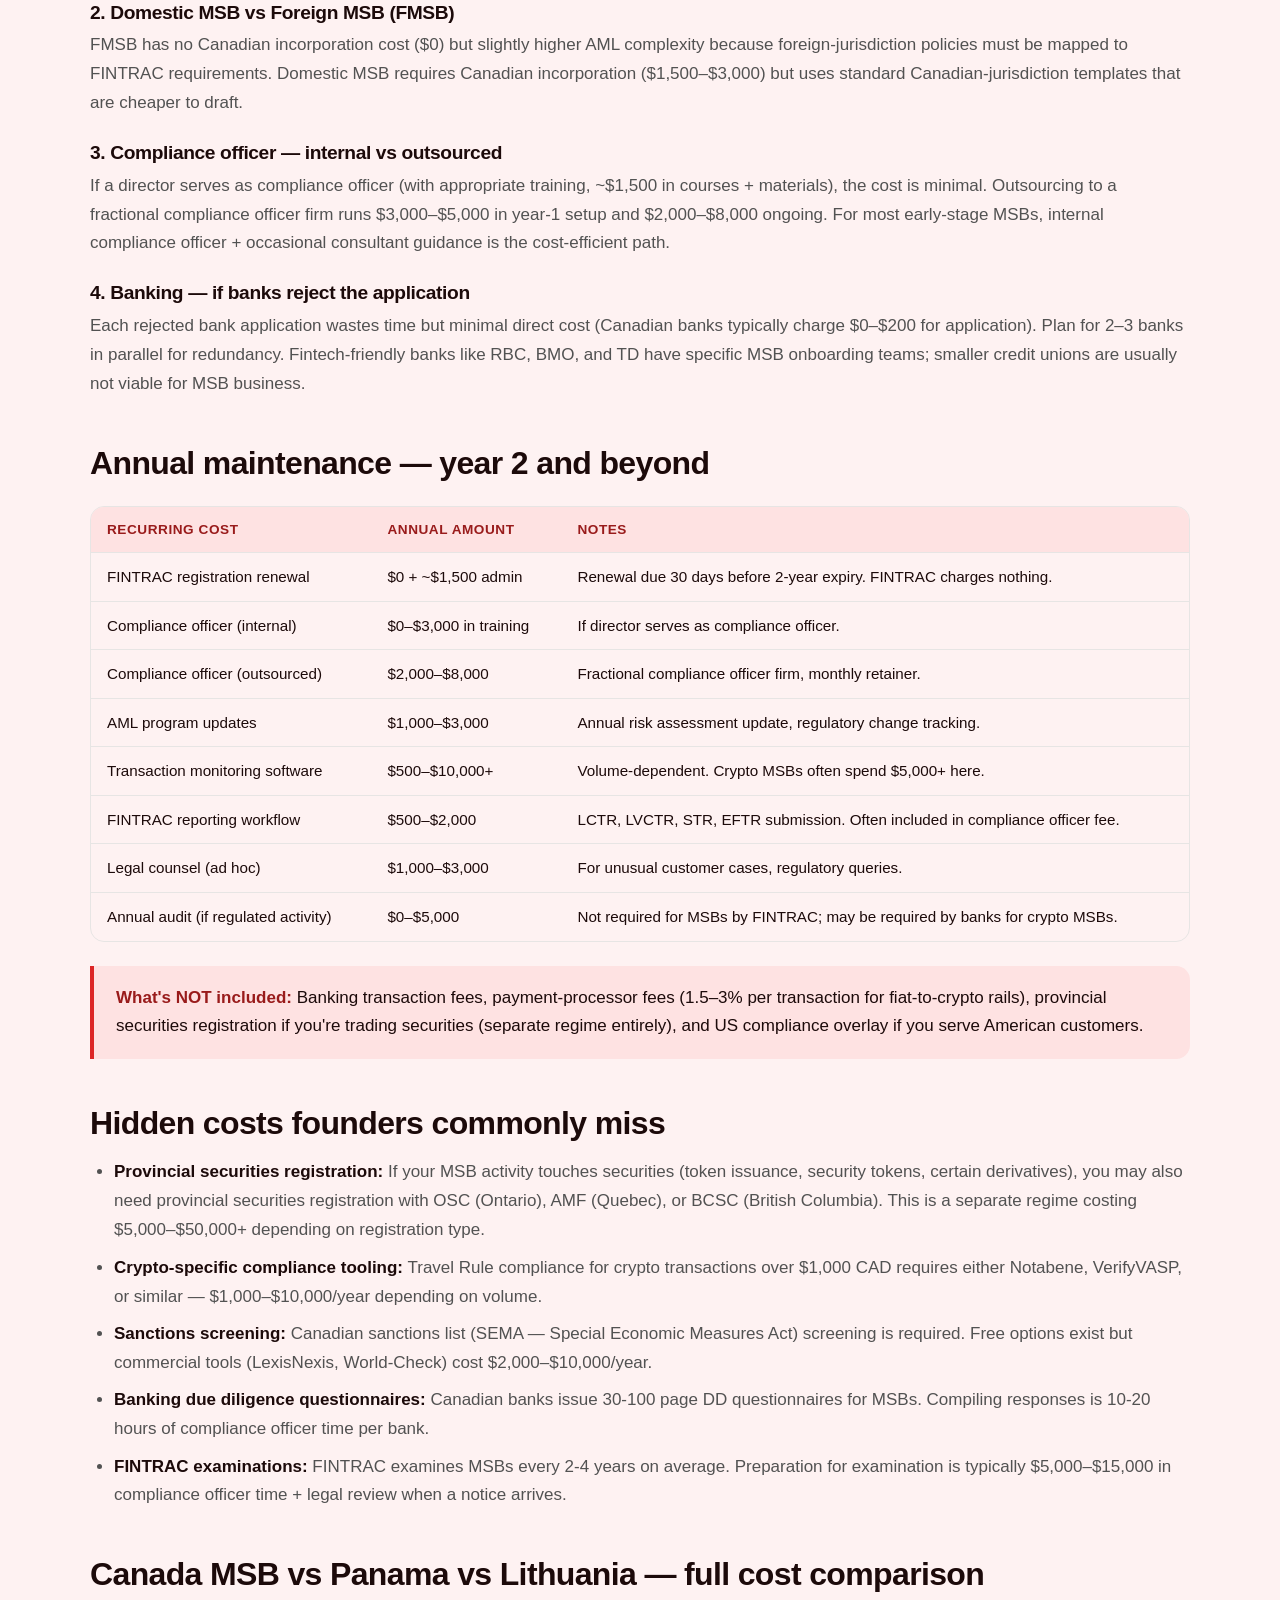
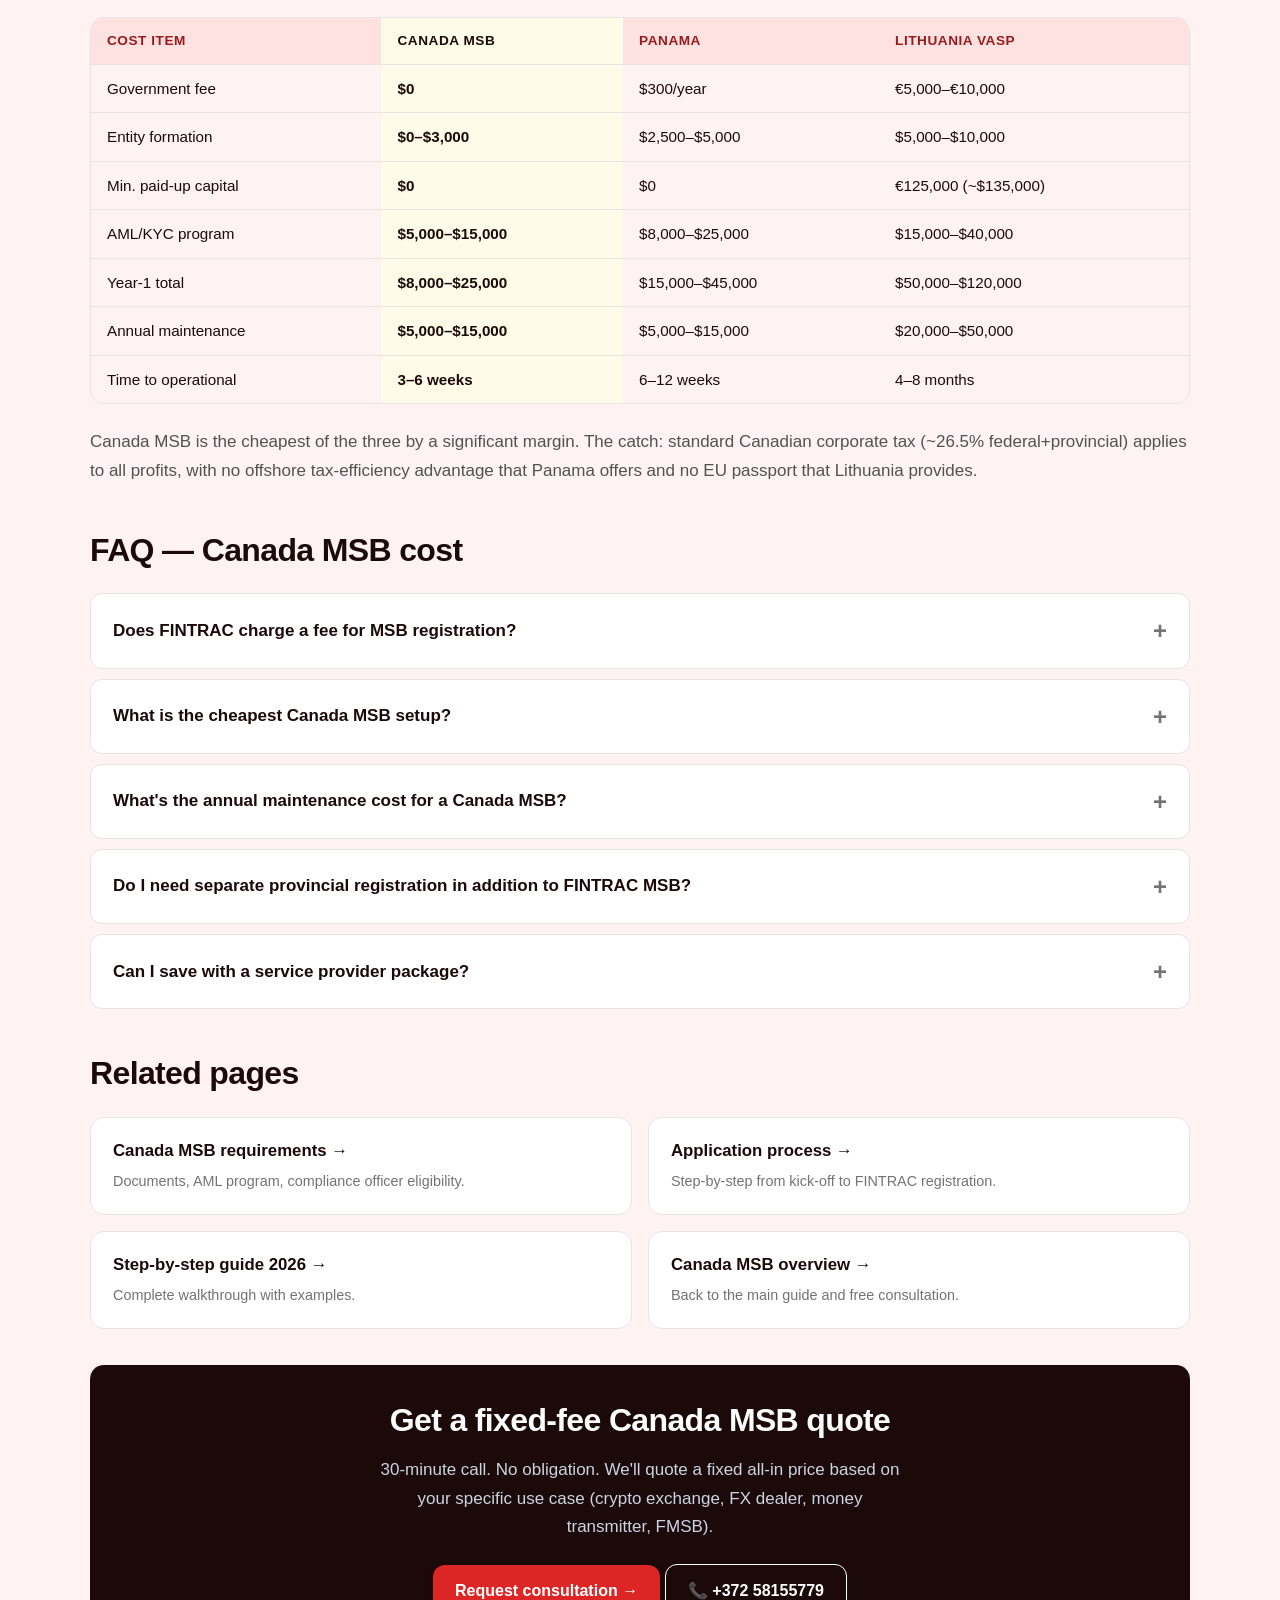
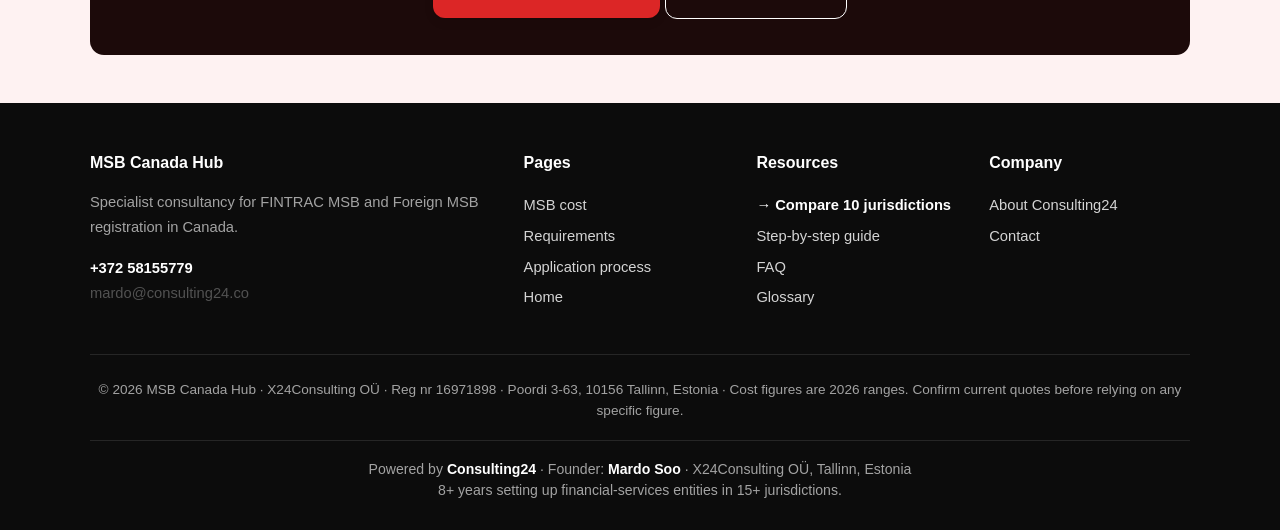
<file: cost/index.html>
<!DOCTYPE html>
<html lang="en">
<head>
  <meta charset="UTF-8">
  <meta name="viewport" content="width=device-width, initial-scale=1.0">
  <title>Canada MSB License Cost 2026: $8K–$25K Full Breakdown</title>
  <meta name="description" content="Detailed Canada MSB cost breakdown 2026: $0 government fee, AML program $5,000–$15,000, compliance officer, legal review, banking. Annual maintenance $5K–$15K.">
  <meta name="robots" content="index, follow, max-snippet:-1, max-image-preview:large">
  <link rel="canonical" href="https://mardo89.github.io/canada-msb-license/cost/">
  <meta property="og:title" content="Canada MSB License Cost 2026: Full Breakdown">
  <meta property="og:description" content="$0 FINTRAC fee. Total setup $8,000–$25,000. Annual $5,000–$15,000. By Consulting24.">
  <meta property="og:type" content="article">
  <meta property="og:url" content="https://mardo89.github.io/canada-msb-license/cost/">
  <meta property="og:image" content="https://mardo89.github.io/canada-msb-license/og-image.jpg">

  <script type="application/ld+json">
  {"@context":"https://schema.org","@graph":[
    {"@type":"BreadcrumbList","itemListElement":[
      {"@type":"ListItem","position":1,"name":"Home","item":"https://mardo89.github.io/canada-msb-license/"},
      {"@type":"ListItem","position":2,"name":"Cost","item":"https://mardo89.github.io/canada-msb-license/cost/"}
    ]},
    {"@type":"Article","headline":"Canada MSB License Cost 2026: $8,000–$25,000 Full Breakdown","author":{"@type":"Organization","name":"MSB Canada Hub"},"publisher":{"@type":"Organization","name":"Consulting24","url":"https://consulting24.co/"},"datePublished":"2026-05-10","dateModified":"2026-05-10"},
    {"@type":"FAQPage","mainEntity":[
      {"@type":"Question","name":"Does FINTRAC charge a fee for MSB registration?","acceptedAnswer":{"@type":"Answer","text":"No. FINTRAC charges $0 for MSB or FMSB registration. There is no government license fee at registration, no annual government fee, and no renewal fee for the FINTRAC registration itself. The total Canada MSB cost ($8,000–$25,000 setup) is entirely AML compliance work, legal review, and operational onboarding."}},
      {"@type":"Question","name":"What is the cheapest Canada MSB setup?","acceptedAnswer":{"@type":"Answer","text":"The minimum viable Canada MSB setup is about $8,000 in year one: $5,000 for a basic AML compliance program, $1,500 for compliance officer training (using a director as compliance officer), $1,000 legal review, and $500 in operational setup. This minimum assumes Canadian incorporation already exists and no MSB-specific software (transaction monitoring, KYC vendor) is needed."}},
      {"@type":"Question","name":"What's the annual maintenance cost for a Canada MSB?","acceptedAnswer":{"@type":"Answer","text":"Annual Canada MSB maintenance runs $5,000–$15,000 depending on transaction volume. Recurring costs: compliance officer salary or outsourced fee ($2,000–$8,000), AML program updates ($1,000–$3,000), KYC/transaction monitoring software ($500–$5,000+), and FINTRAC reporting (LCTRs, LVCTRs, STRs) workflow ($500–$2,000). FINTRAC charges $0 for the registration renewal every 2 years."}}
    ]}
  ]}
  </script>

  <link rel="stylesheet" href="../styles.css">
</head>
<body>

<header class="top">
  <div class="top-inner">
    <a href="/canada-msb-license/" class="brand">MSB <span>Canada Hub</span></a>
    <div class="top-cta">
      <a href="tel:+37258155779" class="top-phone">+372 58155779</a>
      <a href="/canada-msb-license/#contact" class="btn btn-primary" style="padding:10px 16px;min-height:auto;font-size:.92rem">Free Quote</a>
    </div>
  </div>
</header>

<div class="wrap">
  <nav class="breadcrumbs"><a href="/canada-msb-license/">Home</a> &rsaquo; Cost</nav>
</div>

<article class="wrap">
  <h1>Canada MSB License Cost 2026: Full Breakdown</h1>
  <p class="lead">FINTRAC charges <strong>$0</strong> for MSB registration. Total Canada MSB setup costs <strong>$8,000–$25,000</strong> in year one and $5,000–$15,000 annually thereafter — almost entirely in compliance work, not government fees. This page lists every line item.</p>

  <aside class="quickfacts">
    <h3>Canada MSB cost summary</h3>
    <dl>
      <div><dt>FINTRAC government fee</dt><dd>$0</dd></div>
      <div><dt>Year-1 total</dt><dd>$8,000–$25,000</dd></div>
      <div><dt>Year-2+ annual</dt><dd>$5,000–$15,000</dd></div>
      <div><dt>Renewal cost (every 2 yr)</dt><dd>$0 government + ~$1,500 admin</dd></div>
      <div><dt>Min capital required</dt><dd>None</dd></div>
      <div><dt>vs Lithuania VASP</dt><dd>~80% cheaper</dd></div>
    </dl>
  </aside>

  <h2>Year-1 cost breakdown — every line item</h2>
  <p>Unlike most jurisdictions, Canada MSB has no government fees. Every dollar of your setup budget goes to compliance, legal, and operational work. Here's what each category costs in 2026.</p>

  <div class="t-wrap">
    <table>
      <thead>
        <tr><th>Category</th><th>Low end</th><th>High end</th><th>What's included</th></tr>
      </thead>
      <tbody>
        <tr><td><strong>FINTRAC registration fee</strong></td><td>$0</td><td>$0</td><td>FINTRAC charges nothing for MSB/FMSB registration. Same for renewals.</td></tr>
        <tr><td><strong>AML compliance program</strong></td><td>$5,000</td><td>$15,000</td><td>Documented policies, risk assessment, transaction monitoring framework, training material, FINTRAC-compliant procedures.</td></tr>
        <tr><td><strong>Compliance officer setup</strong></td><td>$1,500</td><td>$5,000</td><td>Either training a director ($1,500) or outsourcing the role to a fractional compliance officer ($3,000–$5,000 setup + ongoing fee).</td></tr>
        <tr><td><strong>Legal review (Canadian counsel)</strong></td><td>$1,000</td><td>$3,000</td><td>Review of your AML program by a FINTRAC-experienced Canadian lawyer. Optional but recommended for crypto MSBs.</td></tr>
        <tr><td><strong>Pre-registration submission</strong></td><td>$500</td><td>$1,500</td><td>Preparing and submitting the FINTRAC pre-registration form. Self-service is possible; outsourced is faster.</td></tr>
        <tr><td><strong>Canadian incorporation (if needed)</strong></td><td>$0</td><td>$3,000</td><td>$0 for FMSB (no Canadian entity needed); $1,500–$3,000 for federal or provincial Canadian incorporation if going domestic MSB.</td></tr>
        <tr><td><strong>Transaction monitoring software (year 1)</strong></td><td>$0</td><td>$8,000</td><td>$0 for low-volume operators using manual review; $5,000–$8,000 for crypto MSBs using Chainalysis/Elliptic/TRM Labs starter tier.</td></tr>
        <tr><td><strong>Operational setup + training</strong></td><td>$500</td><td>$2,000</td><td>Internal training, document templates, KYC workflow setup.</td></tr>
        <tr><td class="hl"><strong>Year-1 TOTAL</strong></td><td class="hl">~$8,000</td><td class="hl">~$25,000</td><td class="hl">Variance driven by AML scope, software, and incorporation choice.</td></tr>
      </tbody>
    </table>
  </div>

  <h2>What drives the $8K vs $25K variance</h2>

  <h3>1. Activity type — basic FX vs crypto exchange</h3>
  <p>A simple FX dealer or money transmitter can operate with a basic AML program ($5,000) and manual transaction monitoring. A crypto exchange dealing in virtual currencies (DCS) requires institutional-grade transaction monitoring software (Chainalysis, Elliptic, TRM Labs) starting at $5,000+ in year 1, plus more sophisticated KYC procedures for blockchain-based source-of-funds checks.</p>

  <h3>2. Domestic MSB vs Foreign MSB (FMSB)</h3>
  <p>FMSB has no Canadian incorporation cost ($0) but slightly higher AML complexity because foreign-jurisdiction policies must be mapped to FINTRAC requirements. Domestic MSB requires Canadian incorporation ($1,500–$3,000) but uses standard Canadian-jurisdiction templates that are cheaper to draft.</p>

  <h3>3. Compliance officer — internal vs outsourced</h3>
  <p>If a director serves as compliance officer (with appropriate training, ~$1,500 in courses + materials), the cost is minimal. Outsourcing to a fractional compliance officer firm runs $3,000–$5,000 in year-1 setup and $2,000–$8,000 ongoing. For most early-stage MSBs, internal compliance officer + occasional consultant guidance is the cost-efficient path.</p>

  <h3>4. Banking — if banks reject the application</h3>
  <p>Each rejected bank application wastes time but minimal direct cost (Canadian banks typically charge $0–$200 for application). Plan for 2–3 banks in parallel for redundancy. Fintech-friendly banks like RBC, BMO, and TD have specific MSB onboarding teams; smaller credit unions are usually not viable for MSB business.</p>

  <h2>Annual maintenance — year 2 and beyond</h2>

  <div class="t-wrap">
    <table>
      <thead>
        <tr><th>Recurring cost</th><th>Annual amount</th><th>Notes</th></tr>
      </thead>
      <tbody>
        <tr><td>FINTRAC registration renewal</td><td>$0 + ~$1,500 admin</td><td>Renewal due 30 days before 2-year expiry. FINTRAC charges nothing.</td></tr>
        <tr><td>Compliance officer (internal)</td><td>$0–$3,000 in training</td><td>If director serves as compliance officer.</td></tr>
        <tr><td>Compliance officer (outsourced)</td><td>$2,000–$8,000</td><td>Fractional compliance officer firm, monthly retainer.</td></tr>
        <tr><td>AML program updates</td><td>$1,000–$3,000</td><td>Annual risk assessment update, regulatory change tracking.</td></tr>
        <tr><td>Transaction monitoring software</td><td>$500–$10,000+</td><td>Volume-dependent. Crypto MSBs often spend $5,000+ here.</td></tr>
        <tr><td>FINTRAC reporting workflow</td><td>$500–$2,000</td><td>LCTR, LVCTR, STR, EFTR submission. Often included in compliance officer fee.</td></tr>
        <tr><td>Legal counsel (ad hoc)</td><td>$1,000–$3,000</td><td>For unusual customer cases, regulatory queries.</td></tr>
        <tr><td>Annual audit (if regulated activity)</td><td>$0–$5,000</td><td>Not required for MSBs by FINTRAC; may be required by banks for crypto MSBs.</td></tr>
      </tbody>
    </table>
  </div>

  <div class="callout">
    <p><strong>What's NOT included:</strong> Banking transaction fees, payment-processor fees (1.5–3% per transaction for fiat-to-crypto rails), provincial securities registration if you're trading securities (separate regime entirely), and US compliance overlay if you serve American customers.</p>
  </div>

  <h2>Hidden costs founders commonly miss</h2>
  <ul>
    <li><strong>Provincial securities registration:</strong> If your MSB activity touches securities (token issuance, security tokens, certain derivatives), you may also need provincial securities registration with OSC (Ontario), AMF (Quebec), or BCSC (British Columbia). This is a separate regime costing $5,000–$50,000+ depending on registration type.</li>
    <li><strong>Crypto-specific compliance tooling:</strong> Travel Rule compliance for crypto transactions over $1,000 CAD requires either Notabene, VerifyVASP, or similar — $1,000–$10,000/year depending on volume.</li>
    <li><strong>Sanctions screening:</strong> Canadian sanctions list (SEMA — Special Economic Measures Act) screening is required. Free options exist but commercial tools (LexisNexis, World-Check) cost $2,000–$10,000/year.</li>
    <li><strong>Banking due diligence questionnaires:</strong> Canadian banks issue 30-100 page DD questionnaires for MSBs. Compiling responses is 10-20 hours of compliance officer time per bank.</li>
    <li><strong>FINTRAC examinations:</strong> FINTRAC examines MSBs every 2-4 years on average. Preparation for examination is typically $5,000–$15,000 in compliance officer time + legal review when a notice arrives.</li>
  </ul>

  <h2>Canada MSB vs Panama vs Lithuania — full cost comparison</h2>

  <div class="t-wrap">
    <table>
      <thead>
        <tr><th>Cost item</th><th class="hl">Canada MSB</th><th>Panama</th><th>Lithuania VASP</th></tr>
      </thead>
      <tbody>
        <tr><td>Government fee</td><td class="hl">$0</td><td>$300/year</td><td>€5,000–€10,000</td></tr>
        <tr><td>Entity formation</td><td class="hl">$0–$3,000</td><td>$2,500–$5,000</td><td>$5,000–$10,000</td></tr>
        <tr><td>Min. paid-up capital</td><td class="hl">$0</td><td>$0</td><td>€125,000 (~$135,000)</td></tr>
        <tr><td>AML/KYC program</td><td class="hl">$5,000–$15,000</td><td>$8,000–$25,000</td><td>$15,000–$40,000</td></tr>
        <tr><td>Year-1 total</td><td class="hl">$8,000–$25,000</td><td>$15,000–$45,000</td><td>$50,000–$120,000</td></tr>
        <tr><td>Annual maintenance</td><td class="hl">$5,000–$15,000</td><td>$5,000–$15,000</td><td>$20,000–$50,000</td></tr>
        <tr><td>Time to operational</td><td class="hl">3–6 weeks</td><td>6–12 weeks</td><td>4–8 months</td></tr>
      </tbody>
    </table>
  </div>

  <p>Canada MSB is the cheapest of the three by a significant margin. The catch: standard Canadian corporate tax (~26.5% federal+provincial) applies to all profits, with no offshore tax-efficiency advantage that Panama offers and no EU passport that Lithuania provides.</p>

  <h2>FAQ — Canada MSB cost</h2>

  <div class="faq">
    <details>
      <summary>Does FINTRAC charge a fee for MSB registration?</summary>
      <p><strong>No.</strong> FINTRAC charges $0 for MSB or FMSB registration. There is no government license fee at registration, no annual government fee, and no renewal fee for the FINTRAC registration itself. The total Canada MSB cost ($8,000–$25,000 setup) is entirely AML compliance work, legal review, and operational onboarding.</p>
    </details>
    <details>
      <summary>What is the cheapest Canada MSB setup?</summary>
      <p>The minimum viable Canada MSB setup is about <strong>$8,000</strong> in year one: $5,000 for a basic AML compliance program, $1,500 for compliance officer training (using a director as compliance officer), $1,000 legal review, and $500 in operational setup. This minimum assumes Canadian incorporation already exists and no MSB-specific software (transaction monitoring, KYC vendor) is needed.</p>
    </details>
    <details>
      <summary>What's the annual maintenance cost for a Canada MSB?</summary>
      <p>Annual Canada MSB maintenance runs <strong>$5,000–$15,000</strong> depending on transaction volume. Recurring costs: compliance officer salary or outsourced fee ($2,000–$8,000), AML program updates ($1,000–$3,000), KYC/transaction monitoring software ($500–$5,000+), and FINTRAC reporting (LCTRs, LVCTRs, STRs) workflow ($500–$2,000). FINTRAC charges $0 for the registration renewal every 2 years.</p>
    </details>
    <details>
      <summary>Do I need separate provincial registration in addition to FINTRAC MSB?</summary>
      <p>Generally no for pure MSB activities. However, if your business touches <strong>securities</strong> (token issuance, security tokens, certain derivatives), you may need provincial securities registration (OSC in Ontario, AMF in Quebec, BCSC in British Columbia). This is a separate regime costing $5,000–$50,000+. Pure crypto exchange activity (spot trading) is typically MSB-only without securities triggers.</p>
    </details>
    <details>
      <summary>Can I save with a service provider package?</summary>
      <p>Yes — most reputable providers offer fixed-fee Canada MSB packages of $10,000–$18,000 covering AML program, compliance officer training, FINTRAC pre-registration submission, and first-year support. Package pricing is typically 15–25% cheaper than buying each piece à la carte.</p>
    </details>
  </div>

  <h2>Related pages</h2>
  <div class="related">
    <a href="/canada-msb-license/requirements/"><strong>Canada MSB requirements →</strong><span>Documents, AML program, compliance officer eligibility.</span></a>
    <a href="/canada-msb-license/application-process/"><strong>Application process →</strong><span>Step-by-step from kick-off to FINTRAC registration.</span></a>
    <a href="/canada-msb-license/blog/step-by-step-guide-2026/"><strong>Step-by-step guide 2026 →</strong><span>Complete walkthrough with examples.</span></a>
    <a href="/canada-msb-license/"><strong>Canada MSB overview →</strong><span>Back to the main guide and free consultation.</span></a>
  </div>

  <div class="cta-card">
    <h2>Get a fixed-fee Canada MSB quote</h2>
    <p>30-minute call. No obligation. We'll quote a fixed all-in price based on your specific use case (crypto exchange, FX dealer, money transmitter, FMSB).</p>
    <a href="/canada-msb-license/#contact" class="btn btn-primary">Request consultation →</a>
    <a href="tel:+37258155779" class="btn btn-ghost">📞 +372 58155779</a>
  </div>
</article>

<footer>
  <div class="wrap">
    <div class="foot-grid">
      <div>
        <h4>MSB Canada Hub</h4>
        <p style="color:#a3a3a3">Specialist consultancy for FINTRAC MSB and Foreign MSB registration in Canada.</p>
        <p style="margin-top:14px"><strong style="color:#fff">+372 58155779</strong><br>mardo@consulting24.co</p>
      </div>
      <div>
        <h4>Pages</h4>
        <a href="/canada-msb-license/cost/">MSB cost</a>
        <a href="/canada-msb-license/requirements/">Requirements</a>
        <a href="/canada-msb-license/application-process/">Application process</a>
        <a href="/canada-msb-license/">Home</a>
      </div>
      <div>
        <h4>Resources</h4>
        <a href="https://mardo89.github.io/crypto-license-navigator/" style="color:#fff;font-weight:700">→ Compare 10 jurisdictions</a>
        <a href="/canada-msb-license/blog/step-by-step-guide-2026/">Step-by-step guide</a>
        <a href="/canada-msb-license/#faq">FAQ</a>
        <a href="/canada-msb-license/#glossary">Glossary</a>
      </div>
      <div>
        <h4>Company</h4>
        <a href="https://consulting24.co/">About Consulting24</a>
        <a href="/canada-msb-license/#contact">Contact</a>
      </div>
    </div>
    <div class="foot-bottom">© 2026 MSB Canada Hub · X24Consulting OÜ · Reg nr 16971898 · Poordi 3-63, 10156 Tallinn, Estonia · Cost figures are 2026 ranges. Confirm current quotes before relying on any specific figure.</div>
    <div class="powered">Powered by <a href="https://consulting24.co/">Consulting24</a> · Founder: <a href="https://www.linkedin.com/in/mardo-s-00a05ab0/">Mardo Soo</a> · X24Consulting OÜ, Tallinn, Estonia<br>8+ years setting up financial-services entities in 15+ jurisdictions.</div>
  </div>
</footer>

<div class="sticky-bar">
  <a href="tel:+37258155779" class="btn btn-secondary" style="background:var(--ink)">📞 Call</a>
  <a href="/canada-msb-license/#contact" class="btn btn-primary">Free consultation</a>
</div>

</body>
</html>
</file>
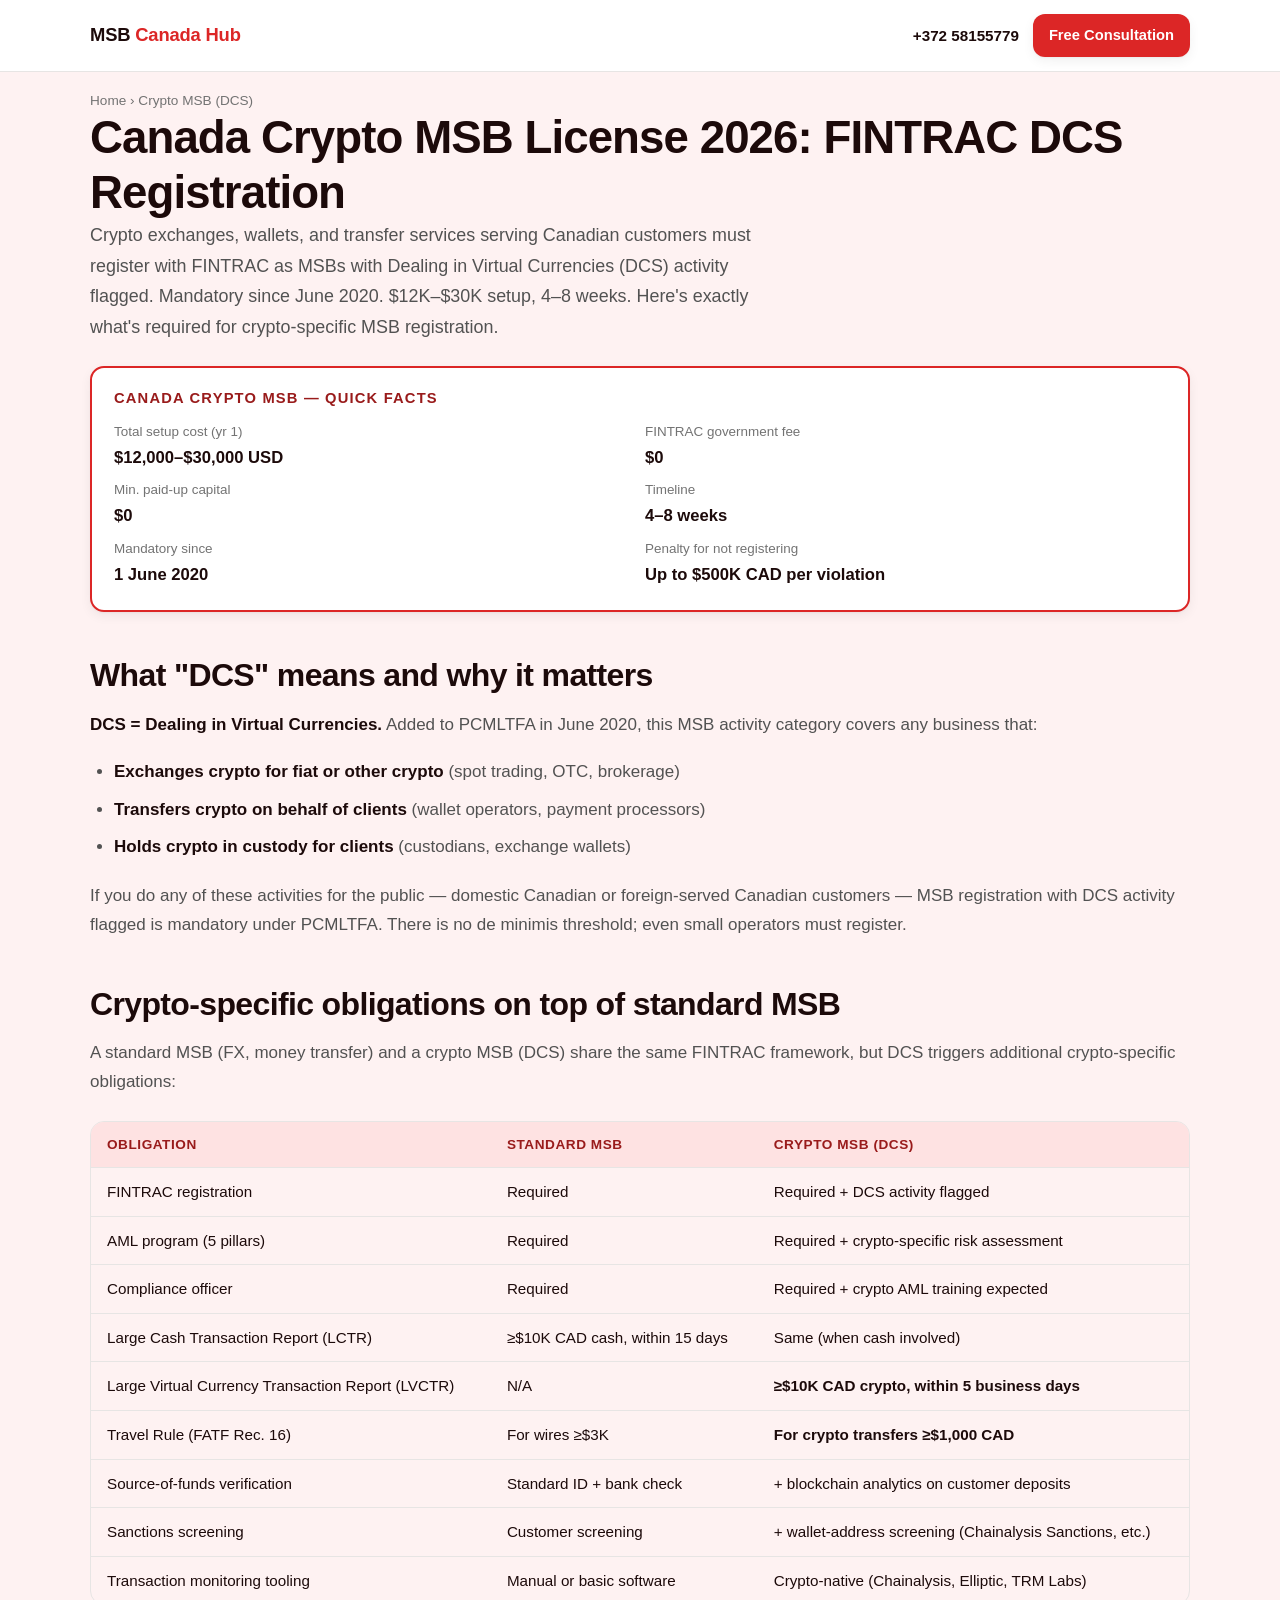
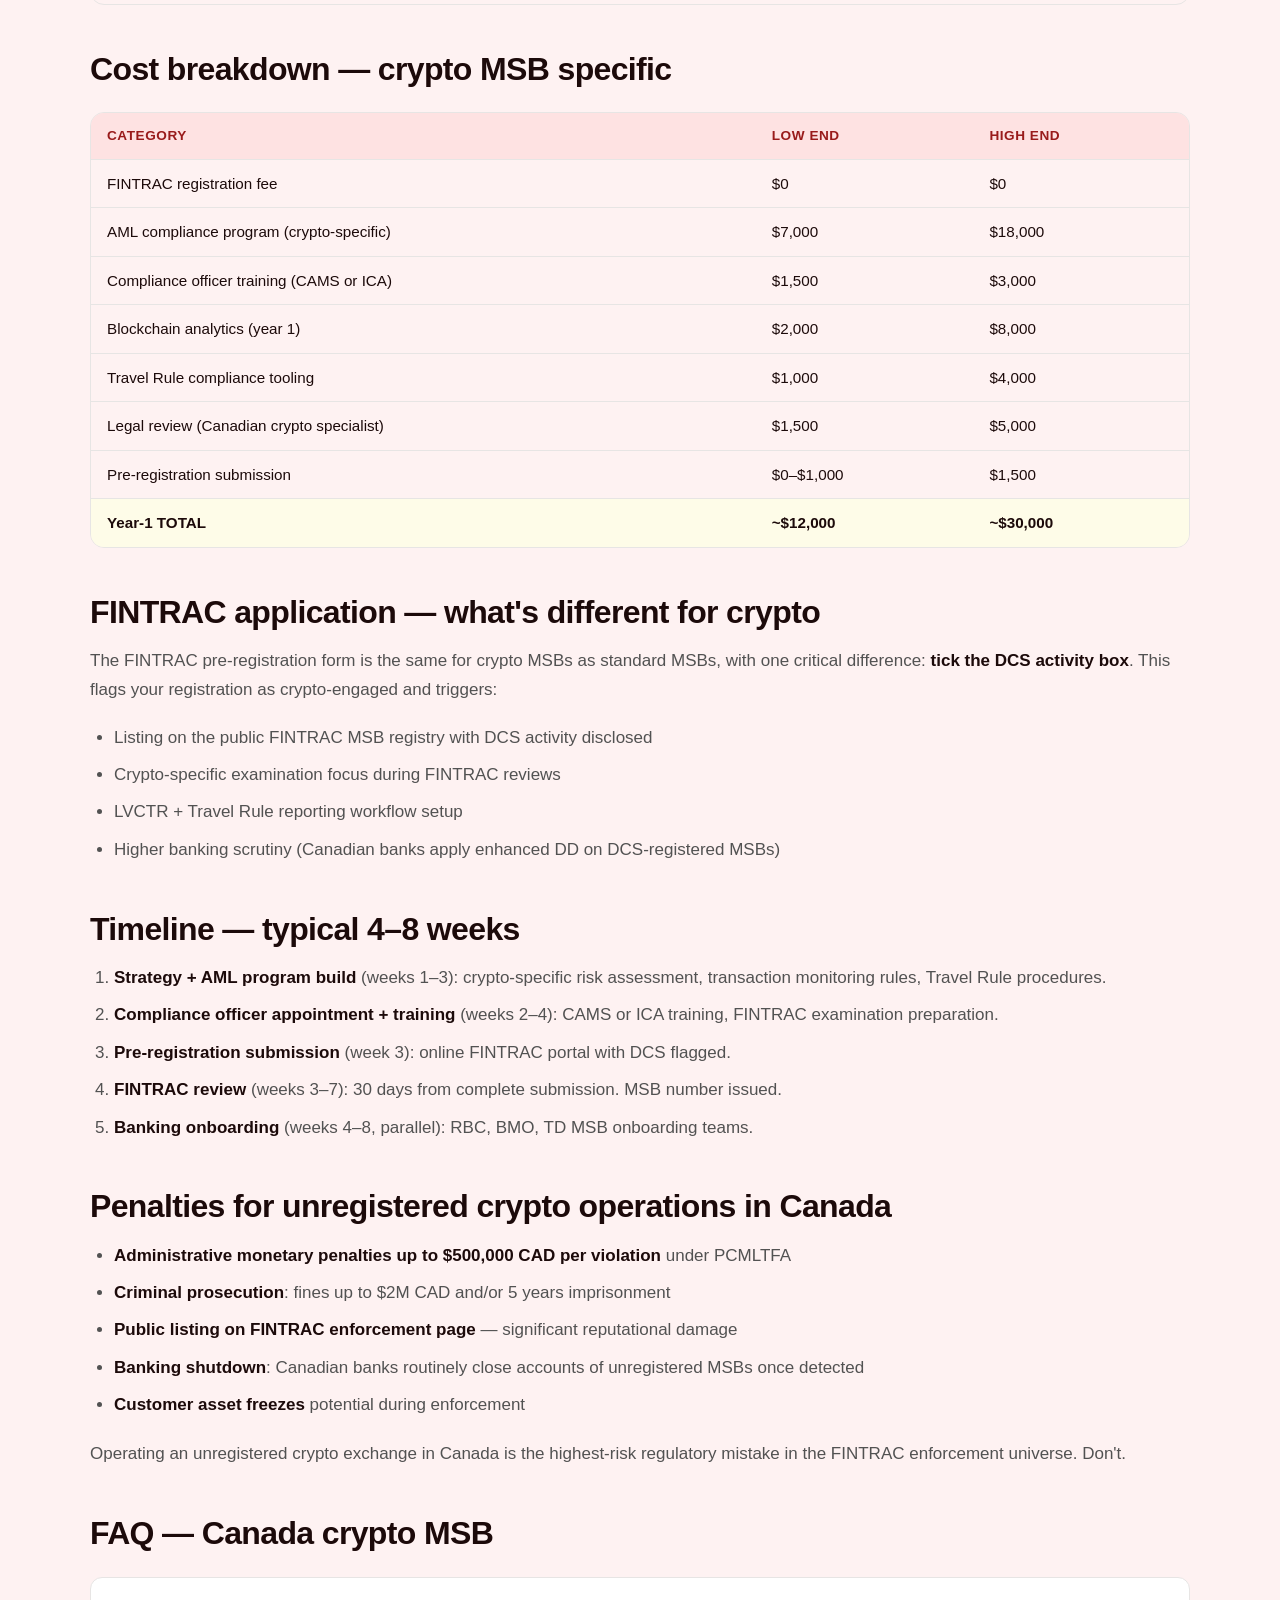
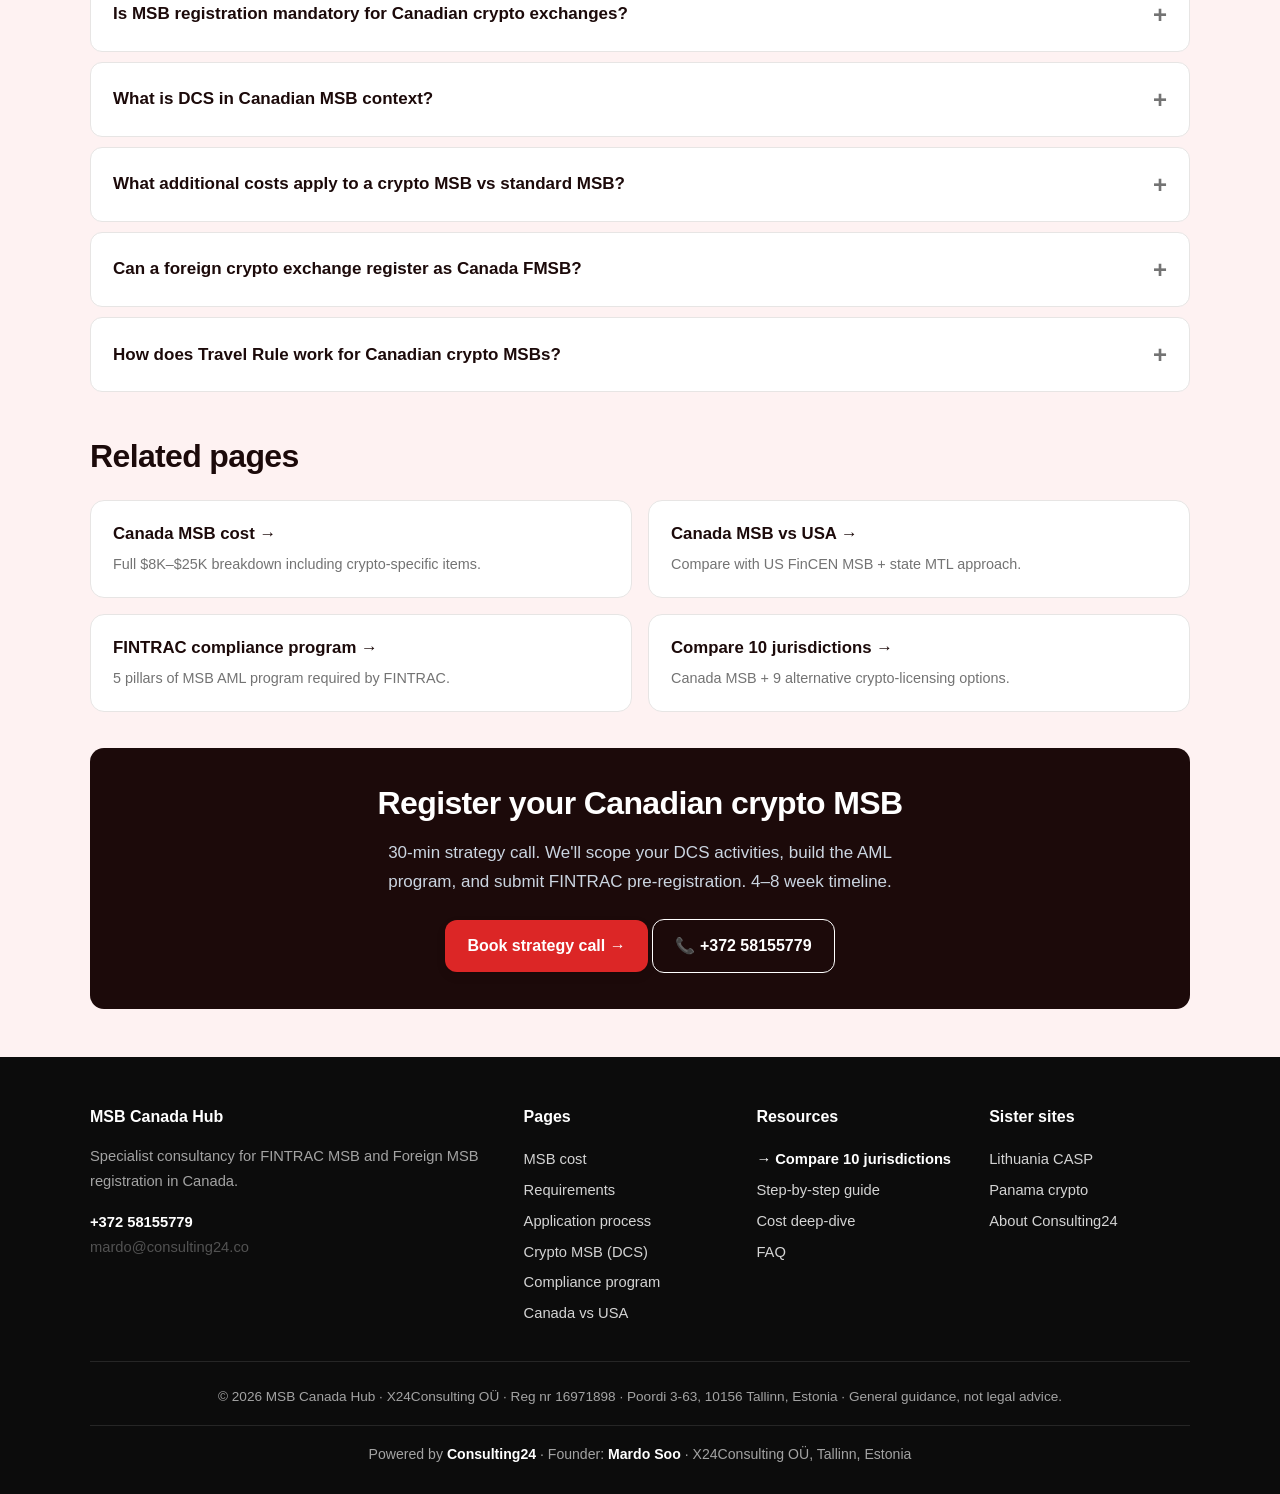
<file: crypto-msb/index.html>
<!DOCTYPE html>
<html lang="en">
<head>
  <meta charset="UTF-8">
  <meta name="viewport" content="width=device-width, initial-scale=1.0">
  <title>Canada Crypto MSB License 2026: DCS Registration with FINTRAC</title>
  <meta name="description" content="Canada crypto MSB / DCS registration with FINTRAC: $12K–$30K total, 4–8 weeks, mandatory since June 2020. Travel Rule + LVCTR reporting. Free consultation.">
  <meta name="robots" content="index, follow, max-snippet:-1, max-image-preview:large">
  <link rel="canonical" href="https://mardo89.github.io/canada-msb-license/crypto-msb/">
  <meta property="og:title" content="Canada Crypto MSB License 2026: FINTRAC DCS Registration">
  <meta property="og:description" content="Mandatory MSB registration for crypto exchanges since June 2020. $12K–$30K, 4–8 weeks. Powered by Consulting24.">
  <meta property="og:type" content="article">
  <meta property="og:url" content="https://mardo89.github.io/canada-msb-license/crypto-msb/">
  <meta property="og:image" content="https://mardo89.github.io/canada-msb-license/og-image.jpg">

  <script type="application/ld+json">
  {"@context":"https://schema.org","@graph":[
    {"@type":"BreadcrumbList","itemListElement":[
      {"@type":"ListItem","position":1,"name":"Home","item":"https://mardo89.github.io/canada-msb-license/"},
      {"@type":"ListItem","position":2,"name":"Crypto MSB (DCS)","item":"https://mardo89.github.io/canada-msb-license/crypto-msb/"}
    ]},
    {"@type":"Article","headline":"Canada Crypto MSB License 2026: DCS Registration with FINTRAC","author":{"@type":"Organization","name":"MSB Canada Hub"},"publisher":{"@type":"Organization","name":"Consulting24","url":"https://consulting24.co/"},"datePublished":"2026-05-10","dateModified":"2026-05-10"},
    {"@type":"FAQPage","mainEntity":[
      {"@type":"Question","name":"Is MSB registration mandatory for Canadian crypto exchanges?","acceptedAnswer":{"@type":"Answer","text":"Yes. Since June 1, 2020, persons and entities dealing in virtual currencies (DCS — including crypto exchange, transfer, and custody for clients) are required to register with FINTRAC as MSBs. Operating a crypto exchange in Canada without MSB registration is illegal under PCMLTFA and triggers administrative monetary penalties up to $500,000 CAD per violation, plus potential criminal prosecution under PCMLTFA carrying fines up to $2M and/or 5 years imprisonment."}},
      {"@type":"Question","name":"What is DCS in Canadian MSB context?","acceptedAnswer":{"@type":"Answer","text":"DCS = Dealing in Virtual Currencies — the MSB activity category added in June 2020 covering crypto exchange, transfer, and custody for clients. When applying for FINTRAC MSB registration, crypto operators must explicitly flag DCS activity. This triggers crypto-specific obligations: LVCTR reporting (transactions ≥$10,000 CAD within 5 business days), Travel Rule compliance (transfers ≥$1,000 CAD), and source-of-funds verification using blockchain analytics."}},
      {"@type":"Question","name":"What additional costs apply to a crypto MSB vs standard MSB?","acceptedAnswer":{"@type":"Answer","text":"Crypto MSB (DCS) costs $12K–$30K vs $8K–$25K for standard MSB (FX, money transfer). Incremental costs: blockchain analytics tools (Chainalysis, Elliptic, TRM Labs $5K+/year), Travel Rule compliance tooling (Notabene, Sumsub Travel Rule, VerifyVASP $1K–$10K/year), enhanced KYC for source-of-funds on crypto deposits, and crypto-specific risk assessment depth in the AML program."}}
    ]}
  ]}
  </script>

  <link rel="stylesheet" href="../styles.css">
</head>
<body>

<header class="top">
  <div class="top-inner">
    <a href="/canada-msb-license/" class="brand">MSB <span>Canada Hub</span></a>
    <div class="top-cta">
      <a href="tel:+37258155779" class="top-phone">+372 58155779</a>
      <a href="/canada-msb-license/#contact" class="btn btn-primary" style="padding:10px 16px;min-height:auto;font-size:.92rem">Free Consultation</a>
    </div>
  </div>
</header>

<div class="wrap">
  <nav class="breadcrumbs"><a href="/canada-msb-license/">Home</a> &rsaquo; Crypto MSB (DCS)</nav>
</div>

<article class="wrap">
  <h1>Canada Crypto MSB License 2026: FINTRAC DCS Registration</h1>
  <p class="lead">Crypto exchanges, wallets, and transfer services serving Canadian customers must register with FINTRAC as MSBs with Dealing in Virtual Currencies (DCS) activity flagged. Mandatory since June 2020. $12K–$30K setup, 4–8 weeks. Here's exactly what's required for crypto-specific MSB registration.</p>

  <aside class="quickfacts">
    <h3>Canada crypto MSB — quick facts</h3>
    <dl>
      <div><dt>Total setup cost (yr 1)</dt><dd>$12,000–$30,000 USD</dd></div>
      <div><dt>FINTRAC government fee</dt><dd>$0</dd></div>
      <div><dt>Min. paid-up capital</dt><dd>$0</dd></div>
      <div><dt>Timeline</dt><dd>4–8 weeks</dd></div>
      <div><dt>Mandatory since</dt><dd>1 June 2020</dd></div>
      <div><dt>Penalty for not registering</dt><dd>Up to $500K CAD per violation</dd></div>
    </dl>
  </aside>

  <h2>What "DCS" means and why it matters</h2>
  <p><strong>DCS = Dealing in Virtual Currencies.</strong> Added to PCMLTFA in June 2020, this MSB activity category covers any business that:</p>
  <ul>
    <li><strong>Exchanges crypto for fiat or other crypto</strong> (spot trading, OTC, brokerage)</li>
    <li><strong>Transfers crypto on behalf of clients</strong> (wallet operators, payment processors)</li>
    <li><strong>Holds crypto in custody for clients</strong> (custodians, exchange wallets)</li>
  </ul>
  <p>If you do any of these activities for the public — domestic Canadian or foreign-served Canadian customers — MSB registration with DCS activity flagged is mandatory under PCMLTFA. There is no de minimis threshold; even small operators must register.</p>

  <h2>Crypto-specific obligations on top of standard MSB</h2>
  <p>A standard MSB (FX, money transfer) and a crypto MSB (DCS) share the same FINTRAC framework, but DCS triggers additional crypto-specific obligations:</p>

  <div class="t-wrap">
    <table>
      <thead>
        <tr><th>Obligation</th><th>Standard MSB</th><th>Crypto MSB (DCS)</th></tr>
      </thead>
      <tbody>
        <tr><td>FINTRAC registration</td><td>Required</td><td>Required + DCS activity flagged</td></tr>
        <tr><td>AML program (5 pillars)</td><td>Required</td><td>Required + crypto-specific risk assessment</td></tr>
        <tr><td>Compliance officer</td><td>Required</td><td>Required + crypto AML training expected</td></tr>
        <tr><td>Large Cash Transaction Report (LCTR)</td><td>≥$10K CAD cash, within 15 days</td><td>Same (when cash involved)</td></tr>
        <tr><td>Large Virtual Currency Transaction Report (LVCTR)</td><td>N/A</td><td><strong>≥$10K CAD crypto, within 5 business days</strong></td></tr>
        <tr><td>Travel Rule (FATF Rec. 16)</td><td>For wires ≥$3K</td><td><strong>For crypto transfers ≥$1,000 CAD</strong></td></tr>
        <tr><td>Source-of-funds verification</td><td>Standard ID + bank check</td><td>+ blockchain analytics on customer deposits</td></tr>
        <tr><td>Sanctions screening</td><td>Customer screening</td><td>+ wallet-address screening (Chainalysis Sanctions, etc.)</td></tr>
        <tr><td>Transaction monitoring tooling</td><td>Manual or basic software</td><td>Crypto-native (Chainalysis, Elliptic, TRM Labs)</td></tr>
      </tbody>
    </table>
  </div>

  <h2>Cost breakdown — crypto MSB specific</h2>

  <div class="t-wrap">
    <table>
      <thead>
        <tr><th>Category</th><th>Low end</th><th>High end</th></tr>
      </thead>
      <tbody>
        <tr><td>FINTRAC registration fee</td><td>$0</td><td>$0</td></tr>
        <tr><td>AML compliance program (crypto-specific)</td><td>$7,000</td><td>$18,000</td></tr>
        <tr><td>Compliance officer training (CAMS or ICA)</td><td>$1,500</td><td>$3,000</td></tr>
        <tr><td>Blockchain analytics (year 1)</td><td>$2,000</td><td>$8,000</td></tr>
        <tr><td>Travel Rule compliance tooling</td><td>$1,000</td><td>$4,000</td></tr>
        <tr><td>Legal review (Canadian crypto specialist)</td><td>$1,500</td><td>$5,000</td></tr>
        <tr><td>Pre-registration submission</td><td>$0–$1,000</td><td>$1,500</td></tr>
        <tr><td class="hl"><strong>Year-1 TOTAL</strong></td><td class="hl">~$12,000</td><td class="hl">~$30,000</td></tr>
      </tbody>
    </table>
  </div>

  <h2>FINTRAC application — what's different for crypto</h2>
  <p>The FINTRAC pre-registration form is the same for crypto MSBs as standard MSBs, with one critical difference: <strong>tick the DCS activity box</strong>. This flags your registration as crypto-engaged and triggers:</p>
  <ul>
    <li>Listing on the public FINTRAC MSB registry with DCS activity disclosed</li>
    <li>Crypto-specific examination focus during FINTRAC reviews</li>
    <li>LVCTR + Travel Rule reporting workflow setup</li>
    <li>Higher banking scrutiny (Canadian banks apply enhanced DD on DCS-registered MSBs)</li>
  </ul>

  <h2>Timeline — typical 4–8 weeks</h2>
  <ol>
    <li><strong>Strategy + AML program build</strong> (weeks 1–3): crypto-specific risk assessment, transaction monitoring rules, Travel Rule procedures.</li>
    <li><strong>Compliance officer appointment + training</strong> (weeks 2–4): CAMS or ICA training, FINTRAC examination preparation.</li>
    <li><strong>Pre-registration submission</strong> (week 3): online FINTRAC portal with DCS flagged.</li>
    <li><strong>FINTRAC review</strong> (weeks 3–7): 30 days from complete submission. MSB number issued.</li>
    <li><strong>Banking onboarding</strong> (weeks 4–8, parallel): RBC, BMO, TD MSB onboarding teams.</li>
  </ol>

  <h2>Penalties for unregistered crypto operations in Canada</h2>
  <ul>
    <li><strong>Administrative monetary penalties up to $500,000 CAD per violation</strong> under PCMLTFA</li>
    <li><strong>Criminal prosecution</strong>: fines up to $2M CAD and/or 5 years imprisonment</li>
    <li><strong>Public listing on FINTRAC enforcement page</strong> — significant reputational damage</li>
    <li><strong>Banking shutdown</strong>: Canadian banks routinely close accounts of unregistered MSBs once detected</li>
    <li><strong>Customer asset freezes</strong> potential during enforcement</li>
  </ul>
  <p>Operating an unregistered crypto exchange in Canada is the highest-risk regulatory mistake in the FINTRAC enforcement universe. Don't.</p>

  <h2>FAQ — Canada crypto MSB</h2>

  <div class="faq">
    <details>
      <summary>Is MSB registration mandatory for Canadian crypto exchanges?</summary>
      <p><strong>Yes.</strong> Since June 1, 2020, persons and entities dealing in virtual currencies (DCS) are required to register with FINTRAC as MSBs. Operating a crypto exchange in Canada without MSB registration is illegal under PCMLTFA and triggers administrative monetary penalties up to <strong>$500,000 CAD per violation</strong>, plus potential criminal prosecution carrying fines up to $2M and/or 5 years imprisonment.</p>
    </details>
    <details>
      <summary>What is DCS in Canadian MSB context?</summary>
      <p><strong>DCS = Dealing in Virtual Currencies</strong> — the MSB activity category added in June 2020 covering crypto exchange, transfer, and custody for clients. When applying for FINTRAC MSB registration, crypto operators must explicitly flag DCS activity. This triggers crypto-specific obligations: LVCTR reporting (transactions ≥$10,000 CAD within 5 business days), Travel Rule compliance (transfers ≥$1,000 CAD), and source-of-funds verification using blockchain analytics.</p>
    </details>
    <details>
      <summary>What additional costs apply to a crypto MSB vs standard MSB?</summary>
      <p>Crypto MSB (DCS) costs <strong>$12K–$30K vs $8K–$25K for standard MSB</strong>. Incremental costs: blockchain analytics tools (Chainalysis, Elliptic, TRM Labs $5K+/year), Travel Rule compliance tooling (Notabene, Sumsub Travel Rule, VerifyVASP $1K–$10K/year), enhanced KYC for source-of-funds on crypto deposits, and crypto-specific risk assessment depth in the AML program.</p>
    </details>
    <details>
      <summary>Can a foreign crypto exchange register as Canada FMSB?</summary>
      <p><strong>Yes.</strong> The Foreign MSB (FMSB) pathway lets non-Canadian businesses serve Canadian crypto customers without Canadian incorporation. Same FINTRAC framework, same DCS obligations, but no Canadian entity required (Canadian agent mandatory). Mandatory since June 2020 for any foreign business serving Canadian crypto customers.</p>
    </details>
    <details>
      <summary>How does Travel Rule work for Canadian crypto MSBs?</summary>
      <p>For crypto transfers ≥$1,000 CAD, the originating MSB must transmit originator and beneficiary information to the receiving VASP. This typically uses tools like Notabene, Sumsub Travel Rule, or VerifyVASP ($1K–$10K/year). The receiving VASP must verify the information matches their KYC records before crediting. Failure to comply triggers FINTRAC enforcement.</p>
    </details>
  </div>

  <h2>Related pages</h2>
  <div class="related">
    <a href="/canada-msb-license/cost/"><strong>Canada MSB cost →</strong><span>Full $8K–$25K breakdown including crypto-specific items.</span></a>
    <a href="/canada-msb-license/vs-usa/"><strong>Canada MSB vs USA →</strong><span>Compare with US FinCEN MSB + state MTL approach.</span></a>
    <a href="/canada-msb-license/compliance-program/"><strong>FINTRAC compliance program →</strong><span>5 pillars of MSB AML program required by FINTRAC.</span></a>
    <a href="https://mardo89.github.io/crypto-license-navigator/"><strong>Compare 10 jurisdictions →</strong><span>Canada MSB + 9 alternative crypto-licensing options.</span></a>
  </div>

  <div class="cta-card">
    <h2>Register your Canadian crypto MSB</h2>
    <p>30-min strategy call. We'll scope your DCS activities, build the AML program, and submit FINTRAC pre-registration. 4–8 week timeline.</p>
    <a href="/canada-msb-license/#contact" class="btn btn-primary">Book strategy call →</a>
    <a href="tel:+37258155779" class="btn btn-ghost">📞 +372 58155779</a>
  </div>
</article>

<footer>
  <div class="wrap">
    <div class="foot-grid">
      <div>
        <h4>MSB Canada Hub</h4>
        <p style="color:#a3a3a3">Specialist consultancy for FINTRAC MSB and Foreign MSB registration in Canada.</p>
        <p style="margin-top:14px"><strong style="color:#fff">+372 58155779</strong><br>mardo@consulting24.co</p>
      </div>
      <div>
        <h4>Pages</h4>
        <a href="/canada-msb-license/cost/">MSB cost</a>
        <a href="/canada-msb-license/requirements/">Requirements</a>
        <a href="/canada-msb-license/application-process/">Application process</a>
        <a href="/canada-msb-license/crypto-msb/">Crypto MSB (DCS)</a>
        <a href="/canada-msb-license/compliance-program/">Compliance program</a>
        <a href="/canada-msb-license/vs-usa/">Canada vs USA</a>
      </div>
      <div>
        <h4>Resources</h4>
        <a href="https://mardo89.github.io/crypto-license-navigator/" style="color:#fff;font-weight:700">→ Compare 10 jurisdictions</a>
        <a href="/canada-msb-license/blog/step-by-step-guide-2026/">Step-by-step guide</a>
        <a href="/canada-msb-license/blog/cost-breakdown/">Cost deep-dive</a>
        <a href="/canada-msb-license/#faq">FAQ</a>
      </div>
      <div>
        <h4>Sister sites</h4>
        <a href="https://mardo89.github.io/lithuania-vasp-license/">Lithuania CASP</a>
        <a href="https://mardo89.github.io/panama-crypto-license/">Panama crypto</a>
        <a href="https://consulting24.co/">About Consulting24</a>
      </div>
    </div>
    <div class="foot-bottom">© 2026 MSB Canada Hub · X24Consulting OÜ · Reg nr 16971898 · Poordi 3-63, 10156 Tallinn, Estonia · General guidance, not legal advice.</div>
    <div class="powered">Powered by <a href="https://consulting24.co/">Consulting24</a> · Founder: <a href="https://www.linkedin.com/in/mardo-s-00a05ab0/">Mardo Soo</a> · X24Consulting OÜ, Tallinn, Estonia</div>
  </div>
</footer>

<div class="sticky-bar">
  <a href="tel:+37258155779" class="btn btn-secondary" style="background:var(--ink)">📞 Call</a>
  <a href="/canada-msb-license/#contact" class="btn btn-primary">Free consultation</a>
</div>

</body>
</html>
</file>
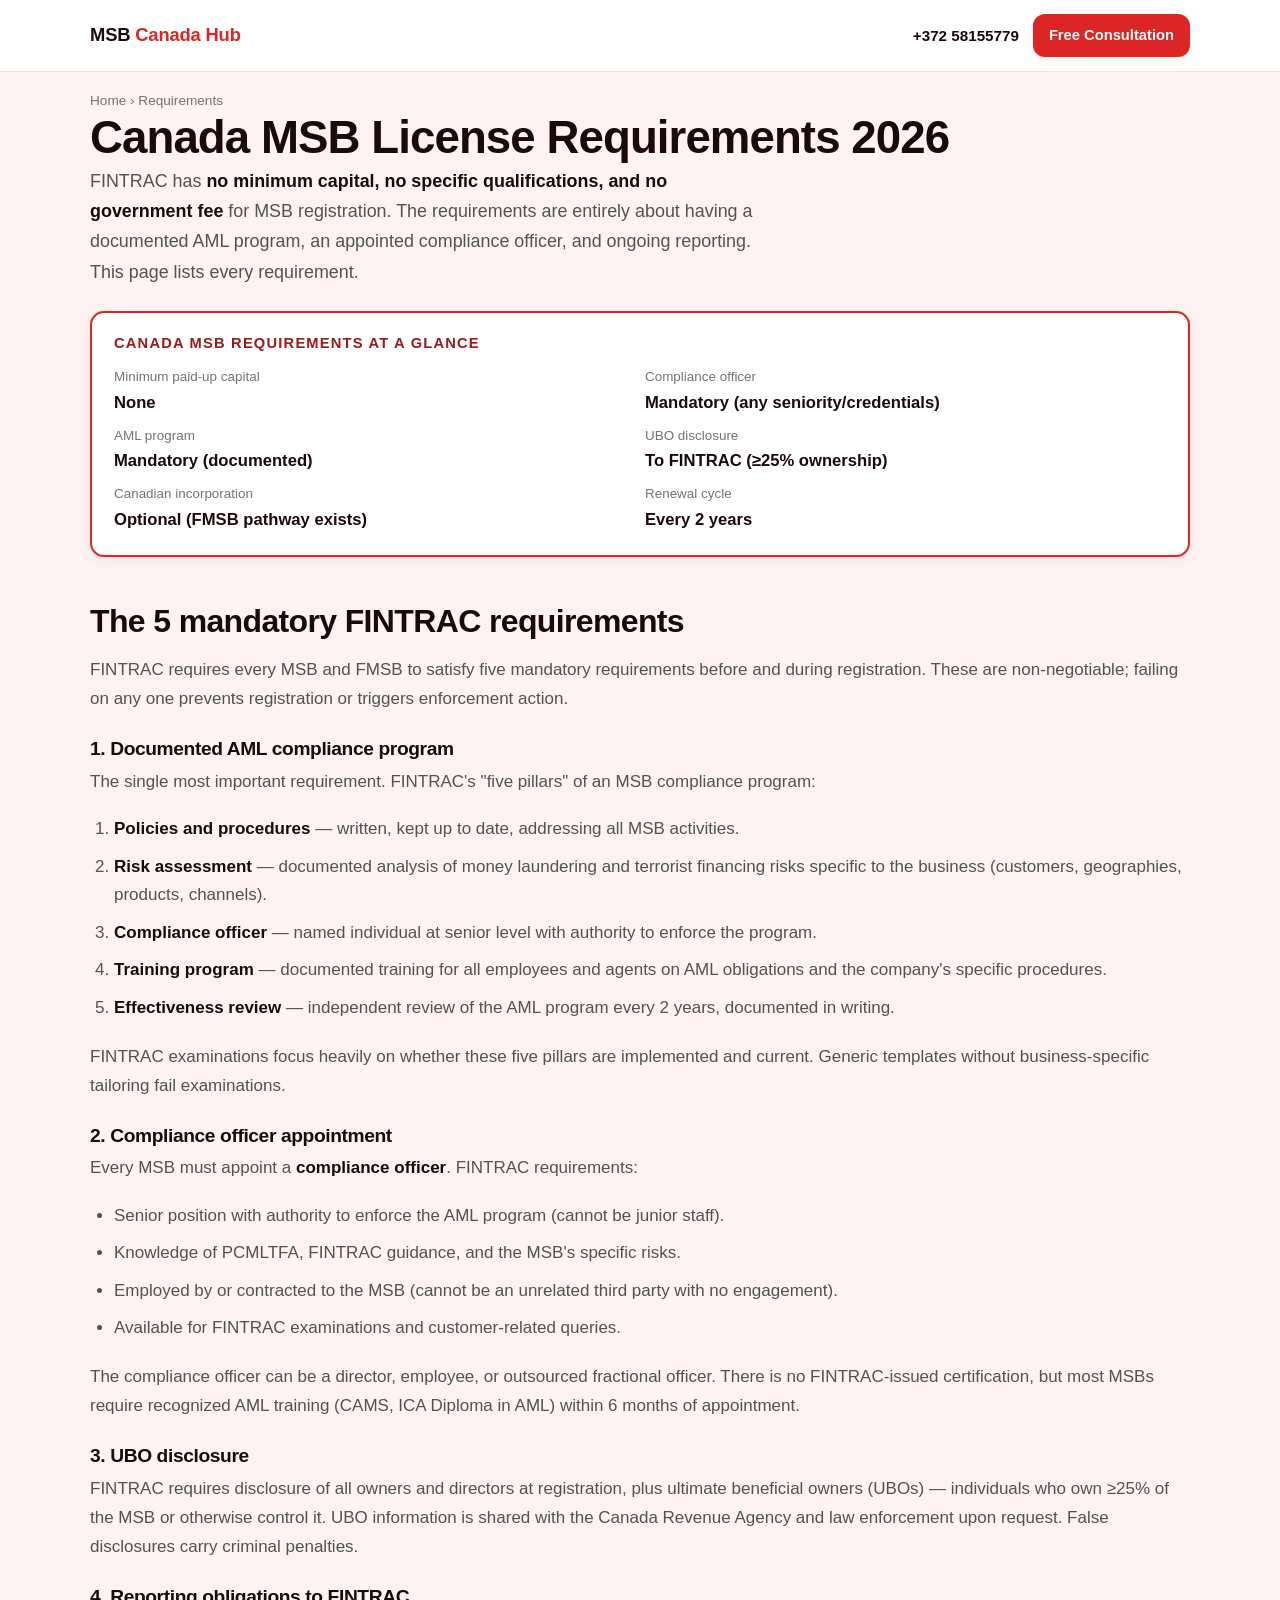
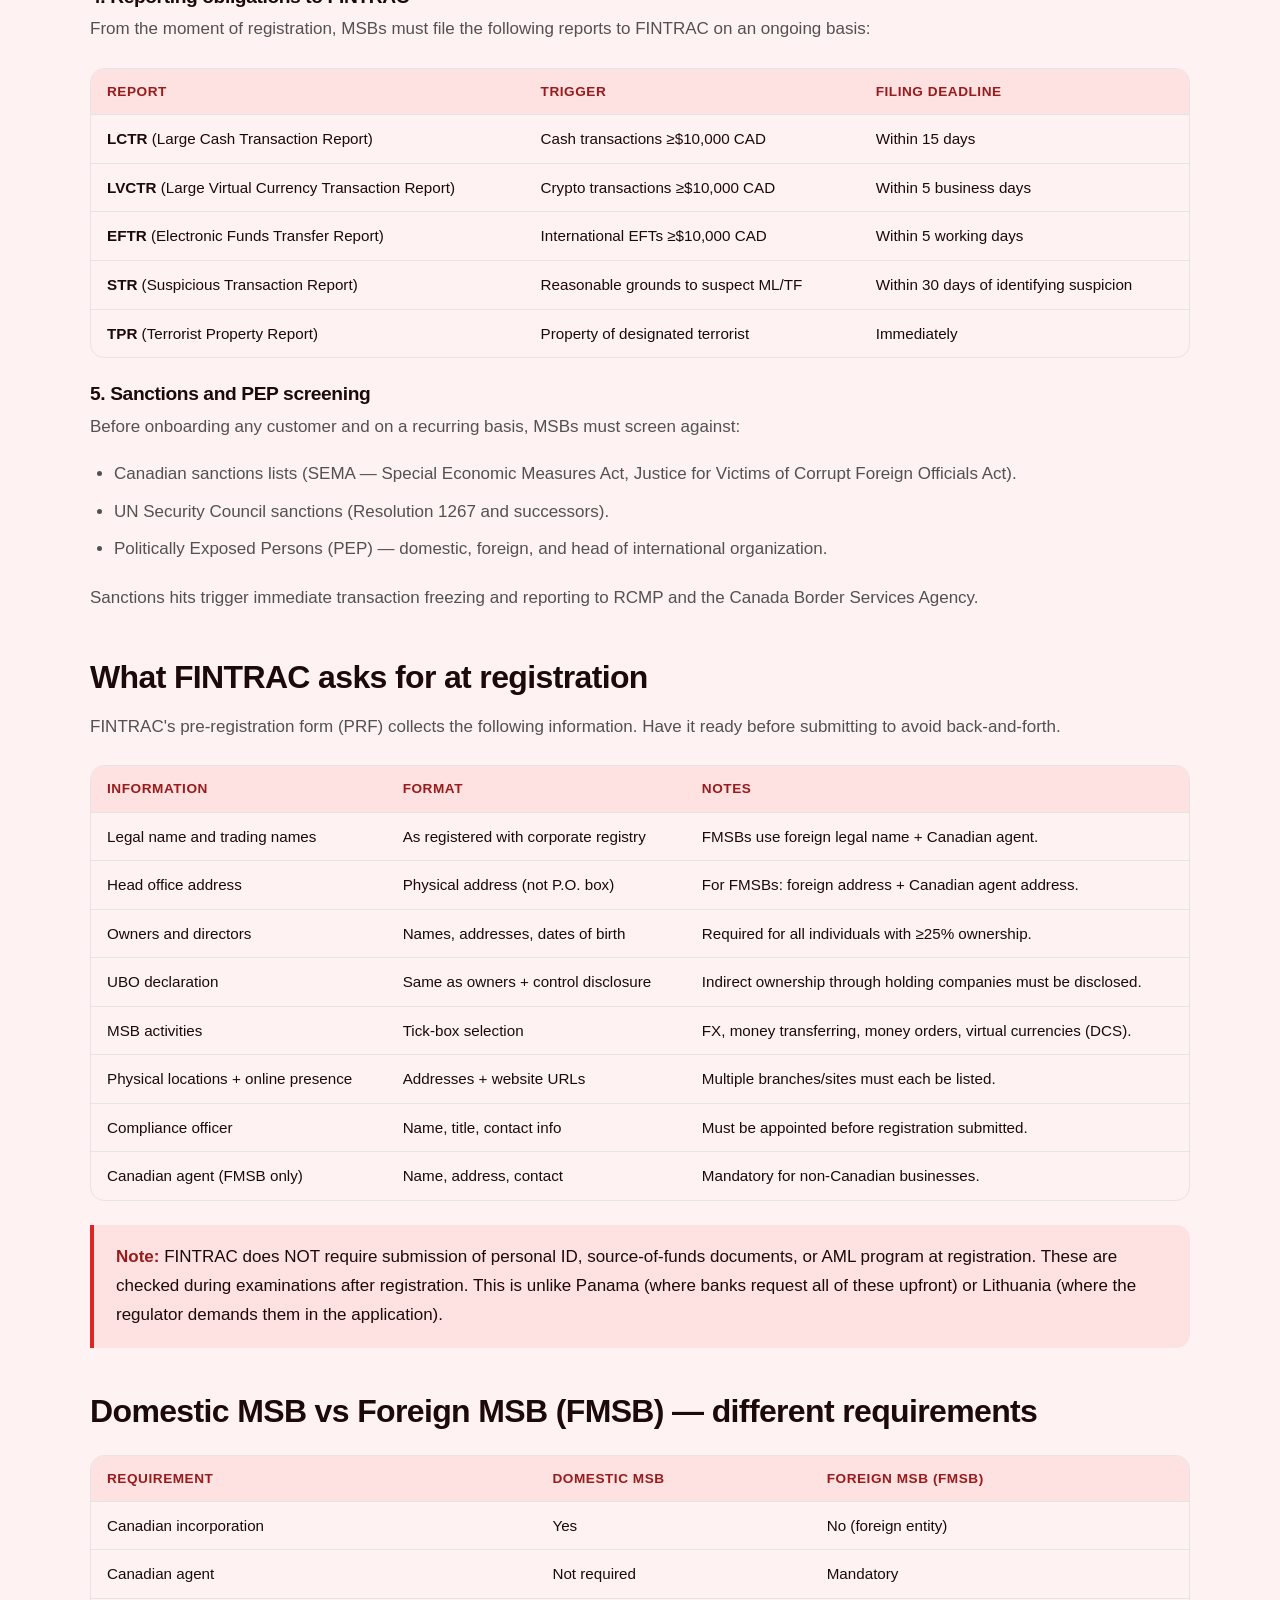
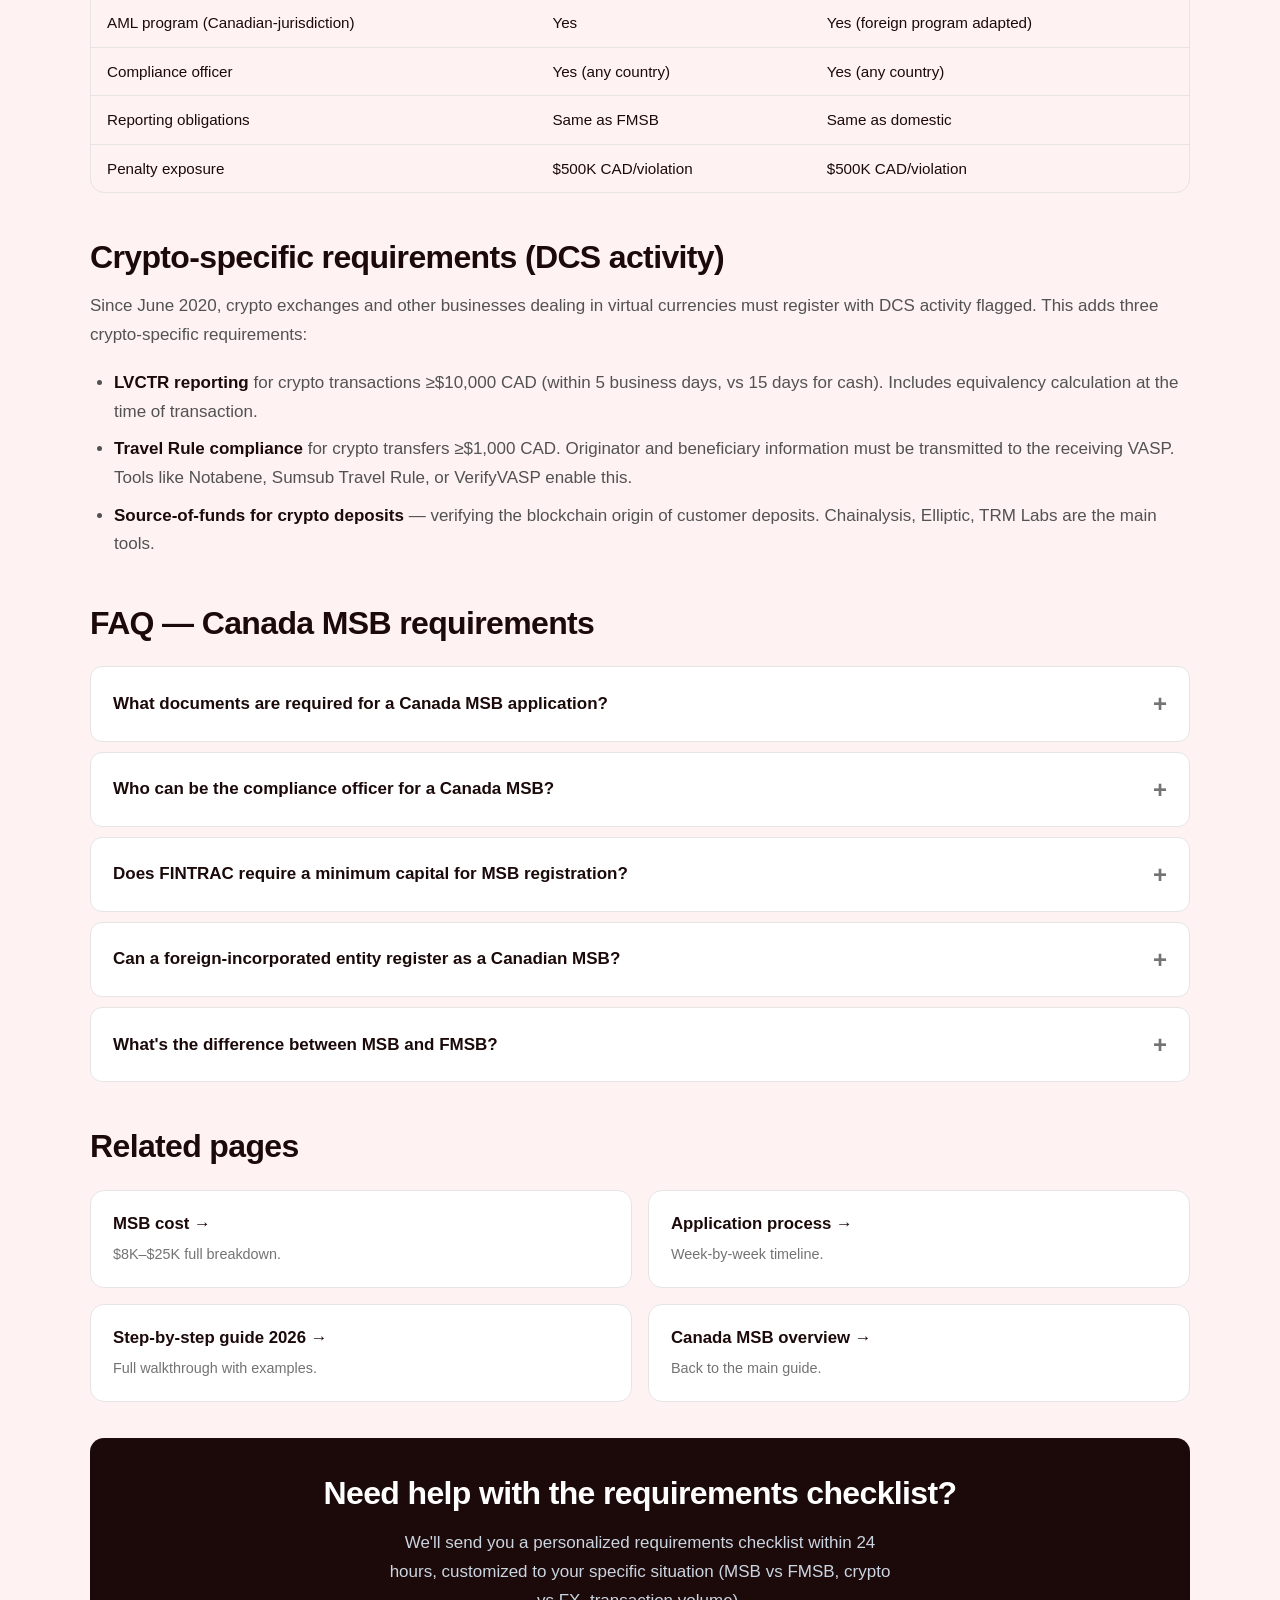
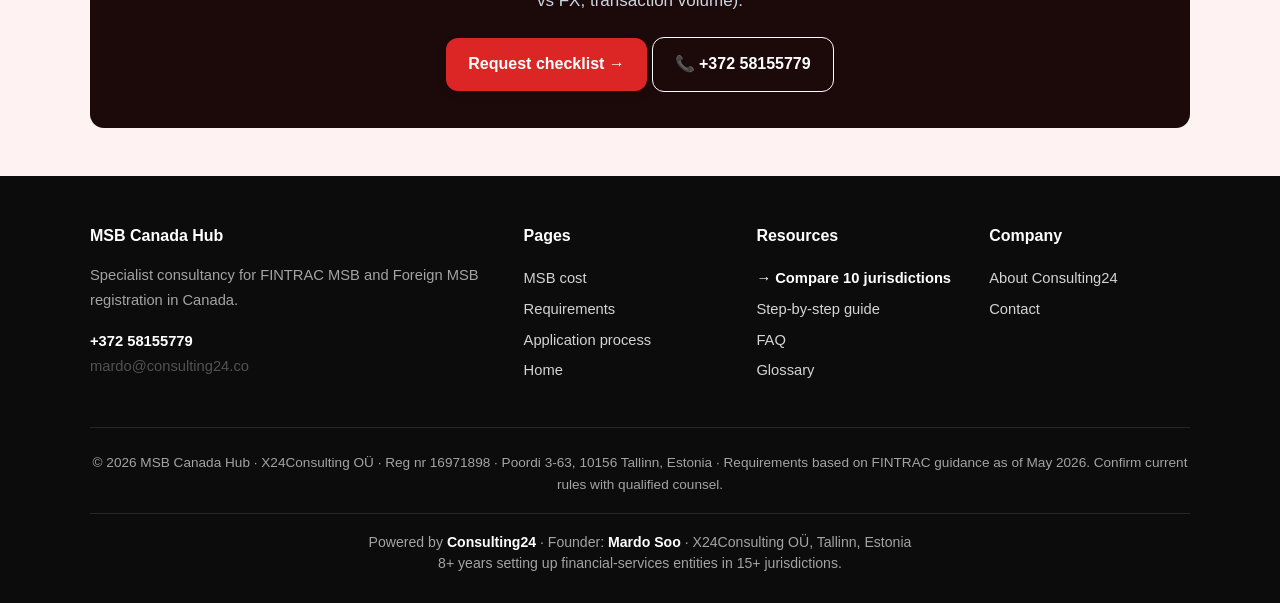
<file: requirements/index.html>
<!DOCTYPE html>
<html lang="en">
<head>
  <meta charset="UTF-8">
  <meta name="viewport" content="width=device-width, initial-scale=1.0">
  <title>Canada MSB License Requirements 2026: FINTRAC Checklist</title>
  <meta name="description" content="Complete Canada MSB requirements 2026: AML program, compliance officer, FINTRAC reporting, sanctions screening. No minimum capital. Document checklist included.">
  <meta name="robots" content="index, follow, max-snippet:-1, max-image-preview:large">
  <link rel="canonical" href="https://mardo89.github.io/canada-msb-license/requirements/">
  <meta property="og:title" content="Canada MSB License Requirements 2026: FINTRAC Checklist">
  <meta property="og:description" content="AML program, compliance officer, FINTRAC reporting. No minimum capital. Full checklist.">
  <meta property="og:type" content="article">
  <meta property="og:url" content="https://mardo89.github.io/canada-msb-license/requirements/">
  <meta property="og:image" content="https://mardo89.github.io/canada-msb-license/og-image.jpg">

  <script type="application/ld+json">
  {"@context":"https://schema.org","@graph":[
    {"@type":"BreadcrumbList","itemListElement":[
      {"@type":"ListItem","position":1,"name":"Home","item":"https://mardo89.github.io/canada-msb-license/"},
      {"@type":"ListItem","position":2,"name":"Requirements","item":"https://mardo89.github.io/canada-msb-license/requirements/"}
    ]},
    {"@type":"Article","headline":"Canada MSB License Requirements 2026","author":{"@type":"Organization","name":"MSB Canada Hub"},"publisher":{"@type":"Organization","name":"Consulting24","url":"https://consulting24.co/"},"datePublished":"2026-05-10","dateModified":"2026-05-10"},
    {"@type":"FAQPage","mainEntity":[
      {"@type":"Question","name":"What documents are required for a Canada MSB application?","acceptedAnswer":{"@type":"Answer","text":"FINTRAC requires: (1) legal name and trading names, (2) head office address, (3) names and addresses of all owners and directors, (4) UBO disclosure (≥25% ownership), (5) MSB activity types being conducted, (6) physical locations and online presence, (7) compliance officer name and contact, (8) Canadian agent name and address (for FMSBs only). No personal documents are submitted to FINTRAC at registration — but UBOs may be asked for ID later in compliance examinations."}},
      {"@type":"Question","name":"Who can be the compliance officer for a Canada MSB?","acceptedAnswer":{"@type":"Answer","text":"FINTRAC requires the compliance officer to be at a senior level, with sufficient authority to enforce the AML program. They must be employed by or contracted to the MSB. The compliance officer can be a director, an employee, or an outsourced fractional compliance officer. There is no specific FINTRAC-issued certification required, but knowledge of PCMLTFA, FINTRAC guidance, and the MSB's specific risks is mandatory. Most MSBs require their compliance officer to complete recognized AML training (CAMS, ICA Diploma) within 6 months."}},
      {"@type":"Question","name":"Does FINTRAC require a minimum capital for MSB registration?","acceptedAnswer":{"@type":"Answer","text":"No. There is no minimum paid-up capital requirement for MSB or FMSB registration with FINTRAC. This is a major cost advantage versus Lithuania (€125,000 for CASP), the EU MiCA framework, or US state money transmitter licenses (which often require surety bonds of $10,000–$7,000,000 depending on state)."}}
    ]}
  ]}
  </script>

  <link rel="stylesheet" href="../styles.css">
</head>
<body>

<header class="top">
  <div class="top-inner">
    <a href="/canada-msb-license/" class="brand">MSB <span>Canada Hub</span></a>
    <div class="top-cta">
      <a href="tel:+37258155779" class="top-phone">+372 58155779</a>
      <a href="/canada-msb-license/#contact" class="btn btn-primary" style="padding:10px 16px;min-height:auto;font-size:.92rem">Free Consultation</a>
    </div>
  </div>
</header>

<div class="wrap">
  <nav class="breadcrumbs"><a href="/canada-msb-license/">Home</a> &rsaquo; Requirements</nav>
</div>

<article class="wrap">
  <h1>Canada MSB License Requirements 2026</h1>
  <p class="lead">FINTRAC has <strong>no minimum capital, no specific qualifications, and no government fee</strong> for MSB registration. The requirements are entirely about having a documented AML program, an appointed compliance officer, and ongoing reporting. This page lists every requirement.</p>

  <aside class="quickfacts">
    <h3>Canada MSB requirements at a glance</h3>
    <dl>
      <div><dt>Minimum paid-up capital</dt><dd>None</dd></div>
      <div><dt>Compliance officer</dt><dd>Mandatory (any seniority/credentials)</dd></div>
      <div><dt>AML program</dt><dd>Mandatory (documented)</dd></div>
      <div><dt>UBO disclosure</dt><dd>To FINTRAC (≥25% ownership)</dd></div>
      <div><dt>Canadian incorporation</dt><dd>Optional (FMSB pathway exists)</dd></div>
      <div><dt>Renewal cycle</dt><dd>Every 2 years</dd></div>
    </dl>
  </aside>

  <h2>The 5 mandatory FINTRAC requirements</h2>
  <p>FINTRAC requires every MSB and FMSB to satisfy five mandatory requirements before and during registration. These are non-negotiable; failing on any one prevents registration or triggers enforcement action.</p>

  <h3>1. Documented AML compliance program</h3>
  <p>The single most important requirement. FINTRAC's "five pillars" of an MSB compliance program:</p>
  <ol>
    <li><strong>Policies and procedures</strong> — written, kept up to date, addressing all MSB activities.</li>
    <li><strong>Risk assessment</strong> — documented analysis of money laundering and terrorist financing risks specific to the business (customers, geographies, products, channels).</li>
    <li><strong>Compliance officer</strong> — named individual at senior level with authority to enforce the program.</li>
    <li><strong>Training program</strong> — documented training for all employees and agents on AML obligations and the company's specific procedures.</li>
    <li><strong>Effectiveness review</strong> — independent review of the AML program every 2 years, documented in writing.</li>
  </ol>
  <p>FINTRAC examinations focus heavily on whether these five pillars are implemented and current. Generic templates without business-specific tailoring fail examinations.</p>

  <h3>2. Compliance officer appointment</h3>
  <p>Every MSB must appoint a <strong>compliance officer</strong>. FINTRAC requirements:</p>
  <ul>
    <li>Senior position with authority to enforce the AML program (cannot be junior staff).</li>
    <li>Knowledge of PCMLTFA, FINTRAC guidance, and the MSB's specific risks.</li>
    <li>Employed by or contracted to the MSB (cannot be an unrelated third party with no engagement).</li>
    <li>Available for FINTRAC examinations and customer-related queries.</li>
  </ul>
  <p>The compliance officer can be a director, employee, or outsourced fractional officer. There is no FINTRAC-issued certification, but most MSBs require recognized AML training (CAMS, ICA Diploma in AML) within 6 months of appointment.</p>

  <h3>3. UBO disclosure</h3>
  <p>FINTRAC requires disclosure of all owners and directors at registration, plus ultimate beneficial owners (UBOs) — individuals who own ≥25% of the MSB or otherwise control it. UBO information is shared with the Canada Revenue Agency and law enforcement upon request. False disclosures carry criminal penalties.</p>

  <h3>4. Reporting obligations to FINTRAC</h3>
  <p>From the moment of registration, MSBs must file the following reports to FINTRAC on an ongoing basis:</p>

  <div class="t-wrap">
    <table>
      <thead>
        <tr><th>Report</th><th>Trigger</th><th>Filing deadline</th></tr>
      </thead>
      <tbody>
        <tr><td><strong>LCTR</strong> (Large Cash Transaction Report)</td><td>Cash transactions ≥$10,000 CAD</td><td>Within 15 days</td></tr>
        <tr><td><strong>LVCTR</strong> (Large Virtual Currency Transaction Report)</td><td>Crypto transactions ≥$10,000 CAD</td><td>Within 5 business days</td></tr>
        <tr><td><strong>EFTR</strong> (Electronic Funds Transfer Report)</td><td>International EFTs ≥$10,000 CAD</td><td>Within 5 working days</td></tr>
        <tr><td><strong>STR</strong> (Suspicious Transaction Report)</td><td>Reasonable grounds to suspect ML/TF</td><td>Within 30 days of identifying suspicion</td></tr>
        <tr><td><strong>TPR</strong> (Terrorist Property Report)</td><td>Property of designated terrorist</td><td>Immediately</td></tr>
      </tbody>
    </table>
  </div>

  <h3>5. Sanctions and PEP screening</h3>
  <p>Before onboarding any customer and on a recurring basis, MSBs must screen against:</p>
  <ul>
    <li>Canadian sanctions lists (SEMA — Special Economic Measures Act, Justice for Victims of Corrupt Foreign Officials Act).</li>
    <li>UN Security Council sanctions (Resolution 1267 and successors).</li>
    <li>Politically Exposed Persons (PEP) — domestic, foreign, and head of international organization.</li>
  </ul>
  <p>Sanctions hits trigger immediate transaction freezing and reporting to RCMP and the Canada Border Services Agency.</p>

  <h2>What FINTRAC asks for at registration</h2>
  <p>FINTRAC's pre-registration form (PRF) collects the following information. Have it ready before submitting to avoid back-and-forth.</p>

  <div class="t-wrap">
    <table>
      <thead>
        <tr><th>Information</th><th>Format</th><th>Notes</th></tr>
      </thead>
      <tbody>
        <tr><td>Legal name and trading names</td><td>As registered with corporate registry</td><td>FMSBs use foreign legal name + Canadian agent.</td></tr>
        <tr><td>Head office address</td><td>Physical address (not P.O. box)</td><td>For FMSBs: foreign address + Canadian agent address.</td></tr>
        <tr><td>Owners and directors</td><td>Names, addresses, dates of birth</td><td>Required for all individuals with ≥25% ownership.</td></tr>
        <tr><td>UBO declaration</td><td>Same as owners + control disclosure</td><td>Indirect ownership through holding companies must be disclosed.</td></tr>
        <tr><td>MSB activities</td><td>Tick-box selection</td><td>FX, money transferring, money orders, virtual currencies (DCS).</td></tr>
        <tr><td>Physical locations + online presence</td><td>Addresses + website URLs</td><td>Multiple branches/sites must each be listed.</td></tr>
        <tr><td>Compliance officer</td><td>Name, title, contact info</td><td>Must be appointed before registration submitted.</td></tr>
        <tr><td>Canadian agent (FMSB only)</td><td>Name, address, contact</td><td>Mandatory for non-Canadian businesses.</td></tr>
      </tbody>
    </table>
  </div>

  <div class="callout">
    <p><strong>Note:</strong> FINTRAC does NOT require submission of personal ID, source-of-funds documents, or AML program at registration. These are checked during examinations after registration. This is unlike Panama (where banks request all of these upfront) or Lithuania (where the regulator demands them in the application).</p>
  </div>

  <h2>Domestic MSB vs Foreign MSB (FMSB) — different requirements</h2>

  <div class="t-wrap">
    <table>
      <thead>
        <tr><th>Requirement</th><th>Domestic MSB</th><th>Foreign MSB (FMSB)</th></tr>
      </thead>
      <tbody>
        <tr><td>Canadian incorporation</td><td>Yes</td><td>No (foreign entity)</td></tr>
        <tr><td>Canadian agent</td><td>Not required</td><td>Mandatory</td></tr>
        <tr><td>AML program (Canadian-jurisdiction)</td><td>Yes</td><td>Yes (foreign program adapted)</td></tr>
        <tr><td>Compliance officer</td><td>Yes (any country)</td><td>Yes (any country)</td></tr>
        <tr><td>Reporting obligations</td><td>Same as FMSB</td><td>Same as domestic</td></tr>
        <tr><td>Penalty exposure</td><td>$500K CAD/violation</td><td>$500K CAD/violation</td></tr>
      </tbody>
    </table>
  </div>

  <h2>Crypto-specific requirements (DCS activity)</h2>
  <p>Since June 2020, crypto exchanges and other businesses dealing in virtual currencies must register with DCS activity flagged. This adds three crypto-specific requirements:</p>
  <ul>
    <li><strong>LVCTR reporting</strong> for crypto transactions ≥$10,000 CAD (within 5 business days, vs 15 days for cash). Includes equivalency calculation at the time of transaction.</li>
    <li><strong>Travel Rule compliance</strong> for crypto transfers ≥$1,000 CAD. Originator and beneficiary information must be transmitted to the receiving VASP. Tools like Notabene, Sumsub Travel Rule, or VerifyVASP enable this.</li>
    <li><strong>Source-of-funds for crypto deposits</strong> — verifying the blockchain origin of customer deposits. Chainalysis, Elliptic, TRM Labs are the main tools.</li>
  </ul>

  <h2>FAQ — Canada MSB requirements</h2>

  <div class="faq">
    <details>
      <summary>What documents are required for a Canada MSB application?</summary>
      <p>FINTRAC requires: (1) legal name and trading names, (2) head office address, (3) names and addresses of all owners and directors, (4) UBO disclosure (≥25% ownership), (5) MSB activity types being conducted, (6) physical locations and online presence, (7) compliance officer name and contact, (8) Canadian agent name and address (for FMSBs only). <strong>No personal documents are submitted to FINTRAC at registration</strong> — but UBOs may be asked for ID later in compliance examinations.</p>
    </details>
    <details>
      <summary>Who can be the compliance officer for a Canada MSB?</summary>
      <p>FINTRAC requires the compliance officer to be at a <strong>senior level</strong>, with sufficient authority to enforce the AML program. They must be employed by or contracted to the MSB. The compliance officer can be a director, an employee, or an outsourced fractional compliance officer. There is no specific FINTRAC-issued certification required, but knowledge of PCMLTFA, FINTRAC guidance, and the MSB's specific risks is mandatory. Most MSBs require their compliance officer to complete recognized AML training (CAMS, ICA Diploma) within 6 months.</p>
    </details>
    <details>
      <summary>Does FINTRAC require a minimum capital for MSB registration?</summary>
      <p><strong>No.</strong> There is no minimum paid-up capital requirement for MSB or FMSB registration with FINTRAC. This is a major cost advantage versus Lithuania (€125,000 for CASP), the EU MiCA framework, or US state money transmitter licenses (which often require surety bonds of $10,000–$7,000,000 depending on state).</p>
    </details>
    <details>
      <summary>Can a foreign-incorporated entity register as a Canadian MSB?</summary>
      <p>Yes — through the <strong>Foreign MSB (FMSB)</strong> pathway. Since June 2020, non-Canadian businesses providing MSB services to clients in Canada are required to register with FINTRAC as FMSBs. No Canadian incorporation is needed; a Canadian agent (who can be a resident lawyer or registered office service) is required as the local point of contact.</p>
    </details>
    <details>
      <summary>What's the difference between MSB and FMSB?</summary>
      <p>The compliance program, reporting obligations, and penalty exposure are <strong>identical</strong>. The differences: (1) <strong>Canadian incorporation</strong> — required for MSB, not for FMSB; (2) <strong>Canadian agent</strong> — not required for MSB, mandatory for FMSB; (3) <strong>head office address</strong> — Canadian for MSB, foreign (with Canadian agent address) for FMSB. The choice is purely operational, not regulatory advantage either way.</p>
    </details>
  </div>

  <h2>Related pages</h2>
  <div class="related">
    <a href="/canada-msb-license/cost/"><strong>MSB cost →</strong><span>$8K–$25K full breakdown.</span></a>
    <a href="/canada-msb-license/application-process/"><strong>Application process →</strong><span>Week-by-week timeline.</span></a>
    <a href="/canada-msb-license/blog/step-by-step-guide-2026/"><strong>Step-by-step guide 2026 →</strong><span>Full walkthrough with examples.</span></a>
    <a href="/canada-msb-license/"><strong>Canada MSB overview →</strong><span>Back to the main guide.</span></a>
  </div>

  <div class="cta-card">
    <h2>Need help with the requirements checklist?</h2>
    <p>We'll send you a personalized requirements checklist within 24 hours, customized to your specific situation (MSB vs FMSB, crypto vs FX, transaction volume).</p>
    <a href="/canada-msb-license/#contact" class="btn btn-primary">Request checklist →</a>
    <a href="tel:+37258155779" class="btn btn-ghost">📞 +372 58155779</a>
  </div>
</article>

<footer>
  <div class="wrap">
    <div class="foot-grid">
      <div>
        <h4>MSB Canada Hub</h4>
        <p style="color:#a3a3a3">Specialist consultancy for FINTRAC MSB and Foreign MSB registration in Canada.</p>
        <p style="margin-top:14px"><strong style="color:#fff">+372 58155779</strong><br>mardo@consulting24.co</p>
      </div>
      <div>
        <h4>Pages</h4>
        <a href="/canada-msb-license/cost/">MSB cost</a>
        <a href="/canada-msb-license/requirements/">Requirements</a>
        <a href="/canada-msb-license/application-process/">Application process</a>
        <a href="/canada-msb-license/">Home</a>
      </div>
      <div>
        <h4>Resources</h4>
        <a href="https://mardo89.github.io/crypto-license-navigator/" style="color:#fff;font-weight:700">→ Compare 10 jurisdictions</a>
        <a href="/canada-msb-license/blog/step-by-step-guide-2026/">Step-by-step guide</a>
        <a href="/canada-msb-license/#faq">FAQ</a>
        <a href="/canada-msb-license/#glossary">Glossary</a>
      </div>
      <div>
        <h4>Company</h4>
        <a href="https://consulting24.co/">About Consulting24</a>
        <a href="/canada-msb-license/#contact">Contact</a>
      </div>
    </div>
    <div class="foot-bottom">© 2026 MSB Canada Hub · X24Consulting OÜ · Reg nr 16971898 · Poordi 3-63, 10156 Tallinn, Estonia · Requirements based on FINTRAC guidance as of May 2026. Confirm current rules with qualified counsel.</div>
    <div class="powered">Powered by <a href="https://consulting24.co/">Consulting24</a> · Founder: <a href="https://www.linkedin.com/in/mardo-s-00a05ab0/">Mardo Soo</a> · X24Consulting OÜ, Tallinn, Estonia<br>8+ years setting up financial-services entities in 15+ jurisdictions.</div>
  </div>
</footer>

<div class="sticky-bar">
  <a href="tel:+37258155779" class="btn btn-secondary" style="background:var(--ink)">📞 Call</a>
  <a href="/canada-msb-license/#contact" class="btn btn-primary">Free consultation</a>
</div>

</body>
</html>
</file>
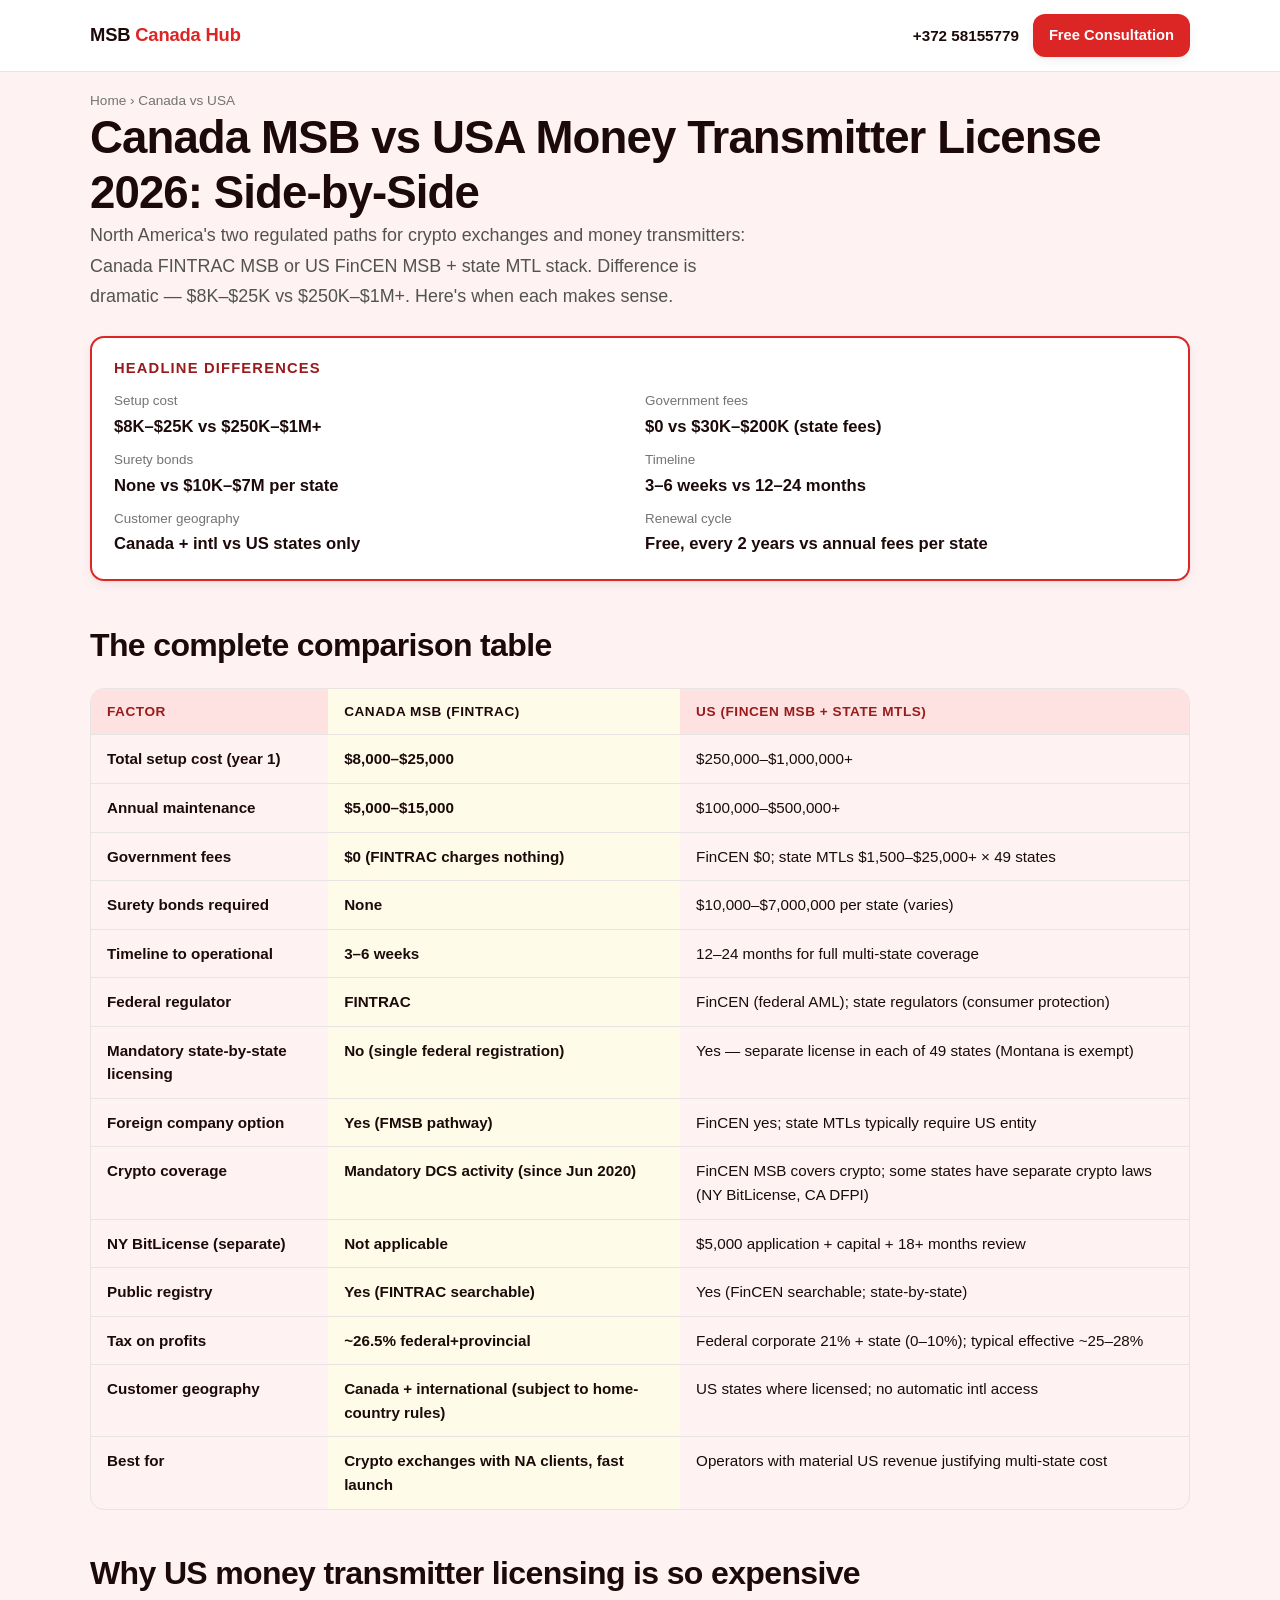
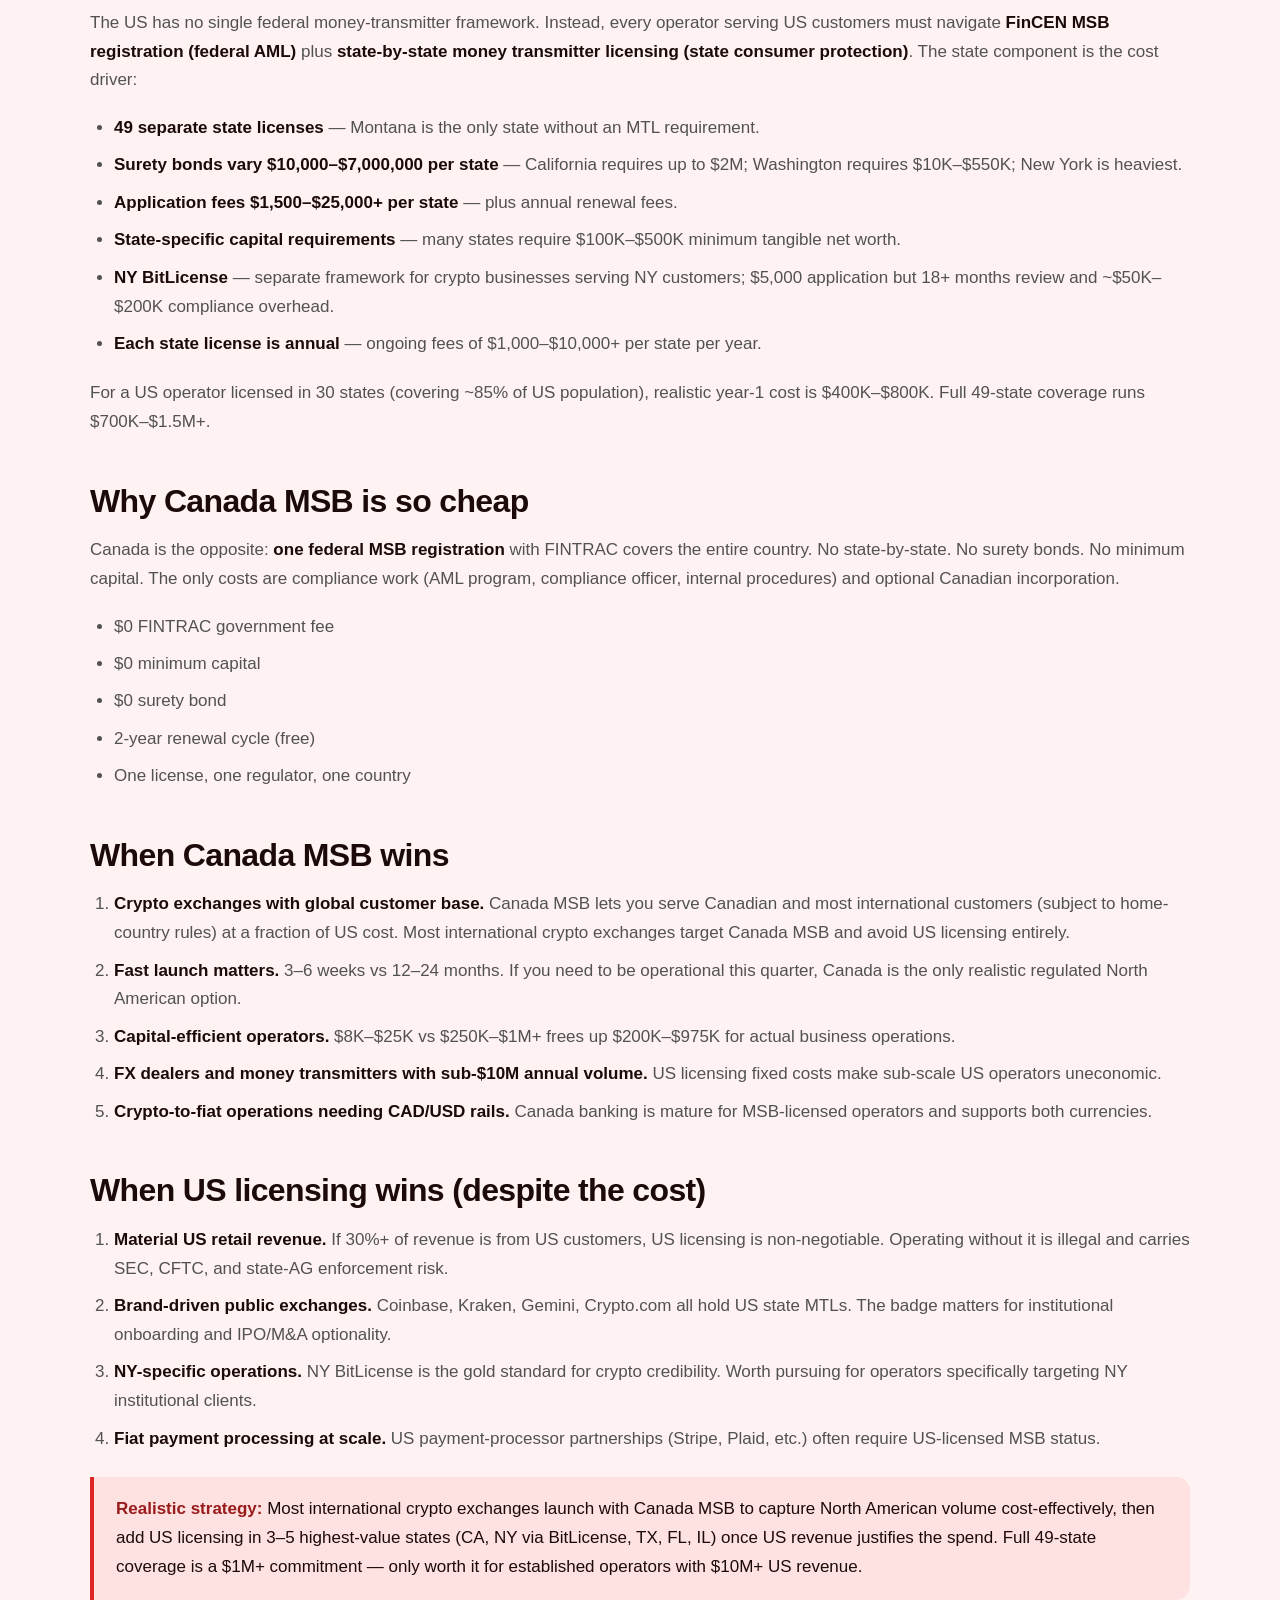
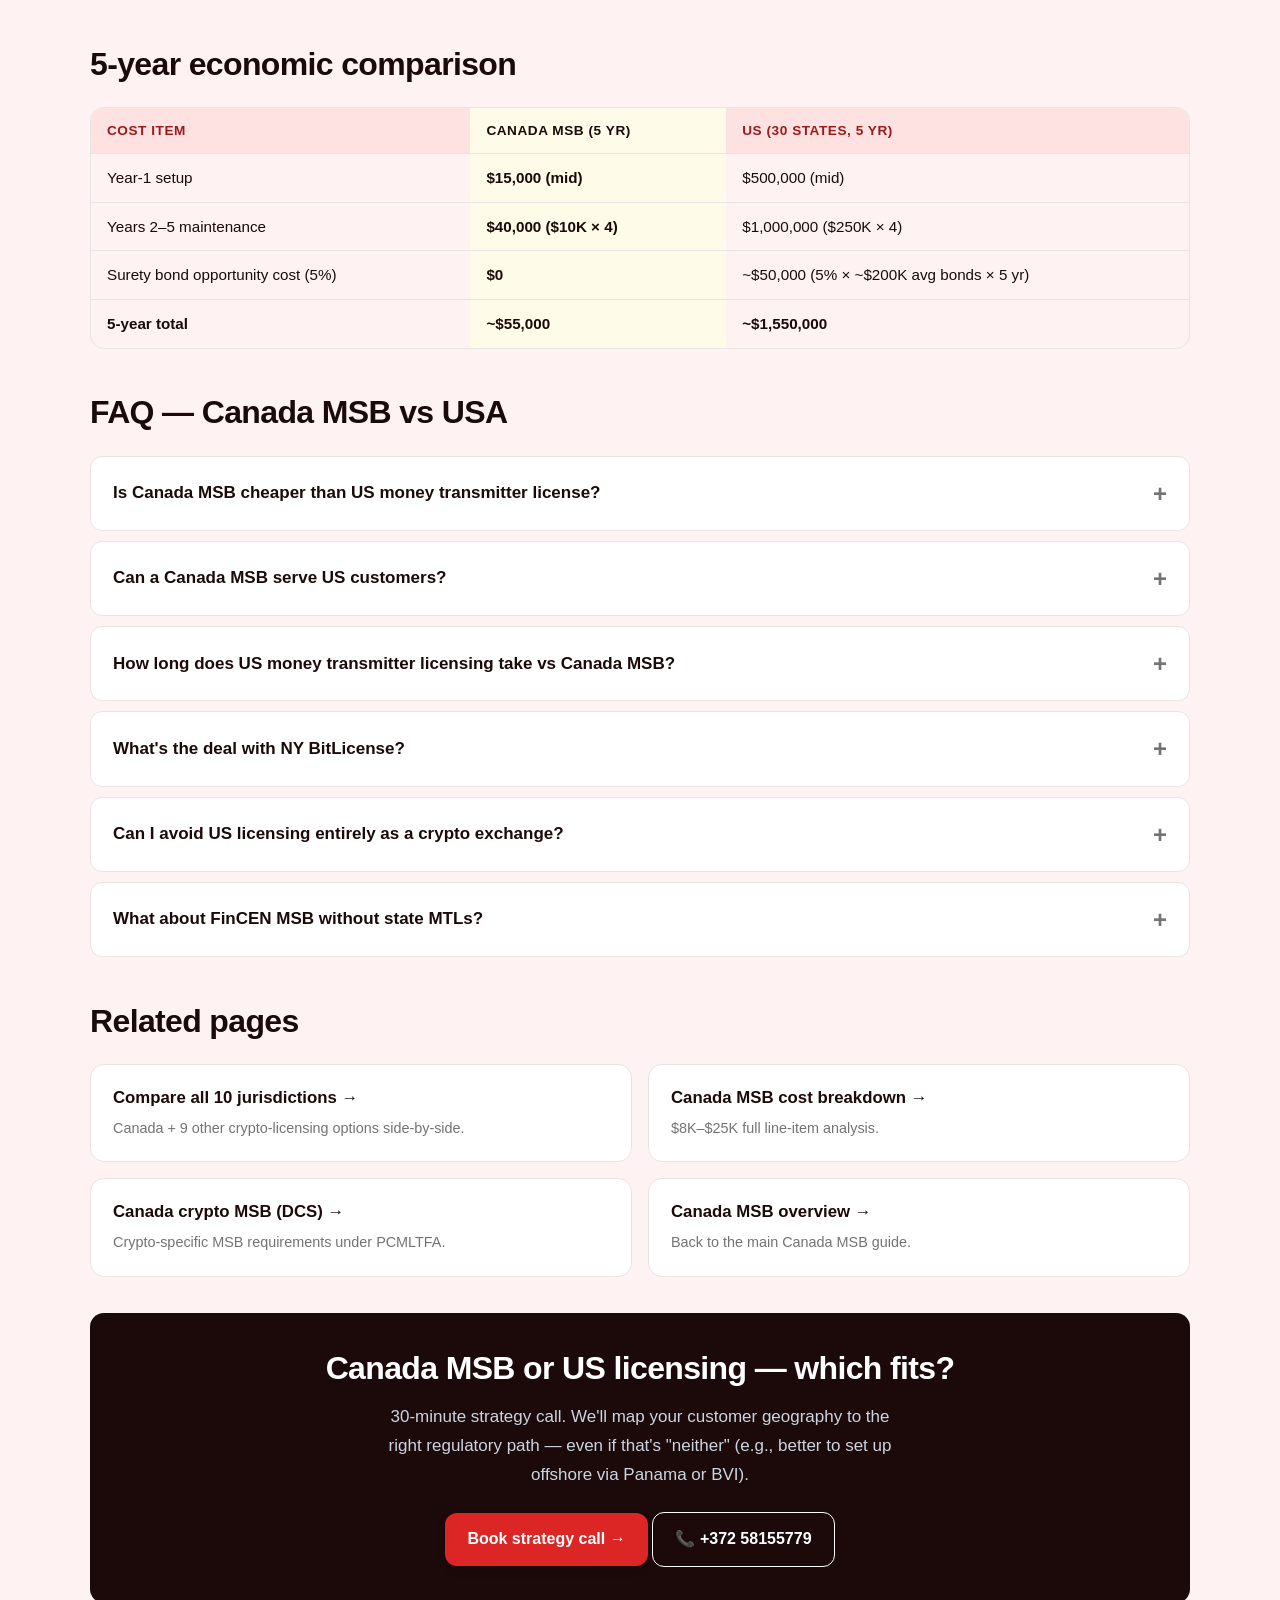
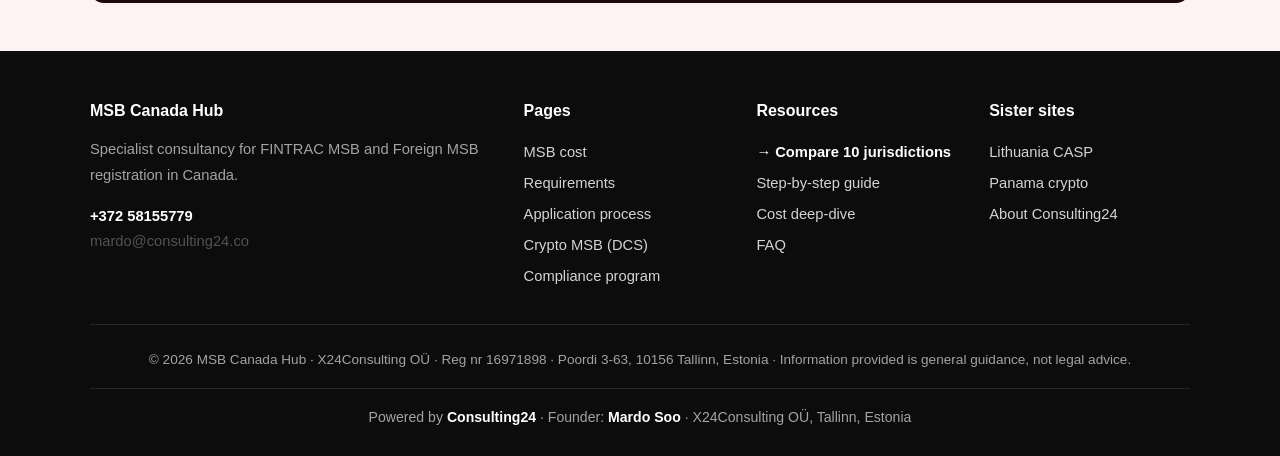
<file: vs-usa/index.html>
<!DOCTYPE html>
<html lang="en">
<head>
  <meta charset="UTF-8">
  <meta name="viewport" content="width=device-width, initial-scale=1.0">
  <title>Canada MSB vs USA Money Transmitter License 2026: Which to Choose</title>
  <meta name="description" content="Canada FINTRAC MSB vs US FinCEN MSB + state MTLs: cost, timeline, market access. $8K–$25K vs $250K–$1M+. Honest comparison for crypto exchanges and money transmitters.">
  <meta name="robots" content="index, follow, max-snippet:-1, max-image-preview:large">
  <link rel="canonical" href="https://mardo89.github.io/canada-msb-license/vs-usa/">
  <meta property="og:title" content="Canada MSB vs USA Money Transmitter License 2026">
  <meta property="og:description" content="Canada FINTRAC MSB ($8K–$25K) vs US FinCEN MSB + state MTLs ($250K–$1M+). Side-by-side comparison.">
  <meta property="og:type" content="article">
  <meta property="og:url" content="https://mardo89.github.io/canada-msb-license/vs-usa/">
  <meta property="og:image" content="https://mardo89.github.io/canada-msb-license/og-image.jpg">

  <script type="application/ld+json">
  {"@context":"https://schema.org","@graph":[
    {"@type":"BreadcrumbList","itemListElement":[
      {"@type":"ListItem","position":1,"name":"Home","item":"https://mardo89.github.io/canada-msb-license/"},
      {"@type":"ListItem","position":2,"name":"Canada vs USA","item":"https://mardo89.github.io/canada-msb-license/vs-usa/"}
    ]},
    {"@type":"Article","headline":"Canada MSB vs USA Money Transmitter License 2026: Which to Choose","author":{"@type":"Organization","name":"MSB Canada Hub"},"publisher":{"@type":"Organization","name":"Consulting24","url":"https://consulting24.co/"},"datePublished":"2026-05-10","dateModified":"2026-05-10"},
    {"@type":"FAQPage","mainEntity":[
      {"@type":"Question","name":"Is Canada MSB cheaper than US money transmitter license?","acceptedAnswer":{"@type":"Answer","text":"Yes — dramatically. Canada MSB costs $8,000–$25,000 in year one with $0 government fee and $0 minimum capital. US money transmitter licensing requires FinCEN MSB registration ($0) plus state-by-state MTLs across 49 states (excluding Montana), with surety bonds of $10,000–$7,000,000 per state and individual state fees of $1,500–$25,000+ per state. Total US setup typically runs $250,000–$1,000,000+ over 12–24 months."}},
      {"@type":"Question","name":"Can a Canada MSB serve US customers?","acceptedAnswer":{"@type":"Answer","text":"Generally no. US customers trigger FinCEN MSB registration plus state money transmitter licensing in any state where customers reside. A Canada MSB cannot legally onboard US retail customers without separate US authorizations. Some Canada MSBs serve US institutional or high-net-worth clients via specific exemptions, but US retail requires US licensing."}},
      {"@type":"Question","name":"How long does US money transmitter licensing take vs Canada MSB?","acceptedAnswer":{"@type":"Answer","text":"Canada MSB: 3–6 weeks (FINTRAC pre-registration). US: 12–24 months for full multi-state coverage (FinCEN MSB ~30 days; state MTLs 6–18 months each, often filed in parallel). Many crypto operators start with Canada MSB for North American operations, then layer US licensing only for the highest-value US states (NY BitLicense, CA, TX) — not all 49."}}
    ]}
  ]}
  </script>

  <link rel="stylesheet" href="../styles.css">
</head>
<body>

<header class="top">
  <div class="top-inner">
    <a href="/canada-msb-license/" class="brand">MSB <span>Canada Hub</span></a>
    <div class="top-cta">
      <a href="tel:+37258155779" class="top-phone">+372 58155779</a>
      <a href="/canada-msb-license/#contact" class="btn btn-primary" style="padding:10px 16px;min-height:auto;font-size:.92rem">Free Consultation</a>
    </div>
  </div>
</header>

<div class="wrap">
  <nav class="breadcrumbs"><a href="/canada-msb-license/">Home</a> &rsaquo; Canada vs USA</nav>
</div>

<article class="wrap">
  <h1>Canada MSB vs USA Money Transmitter License 2026: Side-by-Side</h1>
  <p class="lead">North America's two regulated paths for crypto exchanges and money transmitters: Canada FINTRAC MSB or US FinCEN MSB + state MTL stack. Difference is dramatic — $8K–$25K vs $250K–$1M+. Here's when each makes sense.</p>

  <aside class="quickfacts" aria-label="Canada MSB vs USA at a glance">
    <h3>Headline differences</h3>
    <dl>
      <div><dt>Setup cost</dt><dd>$8K–$25K vs $250K–$1M+</dd></div>
      <div><dt>Government fees</dt><dd>$0 vs $30K–$200K (state fees)</dd></div>
      <div><dt>Surety bonds</dt><dd>None vs $10K–$7M per state</dd></div>
      <div><dt>Timeline</dt><dd>3–6 weeks vs 12–24 months</dd></div>
      <div><dt>Customer geography</dt><dd>Canada + intl vs US states only</dd></div>
      <div><dt>Renewal cycle</dt><dd>Free, every 2 years vs annual fees per state</dd></div>
    </dl>
  </aside>

  <h2>The complete comparison table</h2>

  <div class="t-wrap">
    <table>
      <thead>
        <tr><th>Factor</th><th class="hl">Canada MSB (FINTRAC)</th><th>US (FinCEN MSB + state MTLs)</th></tr>
      </thead>
      <tbody>
        <tr><td><strong>Total setup cost (year 1)</strong></td><td class="hl">$8,000–$25,000</td><td>$250,000–$1,000,000+</td></tr>
        <tr><td><strong>Annual maintenance</strong></td><td class="hl">$5,000–$15,000</td><td>$100,000–$500,000+</td></tr>
        <tr><td><strong>Government fees</strong></td><td class="hl">$0 (FINTRAC charges nothing)</td><td>FinCEN $0; state MTLs $1,500–$25,000+ × 49 states</td></tr>
        <tr><td><strong>Surety bonds required</strong></td><td class="hl">None</td><td>$10,000–$7,000,000 per state (varies)</td></tr>
        <tr><td><strong>Timeline to operational</strong></td><td class="hl">3–6 weeks</td><td>12–24 months for full multi-state coverage</td></tr>
        <tr><td><strong>Federal regulator</strong></td><td class="hl">FINTRAC</td><td>FinCEN (federal AML); state regulators (consumer protection)</td></tr>
        <tr><td><strong>Mandatory state-by-state licensing</strong></td><td class="hl">No (single federal registration)</td><td>Yes — separate license in each of 49 states (Montana is exempt)</td></tr>
        <tr><td><strong>Foreign company option</strong></td><td class="hl">Yes (FMSB pathway)</td><td>FinCEN yes; state MTLs typically require US entity</td></tr>
        <tr><td><strong>Crypto coverage</strong></td><td class="hl">Mandatory DCS activity (since Jun 2020)</td><td>FinCEN MSB covers crypto; some states have separate crypto laws (NY BitLicense, CA DFPI)</td></tr>
        <tr><td><strong>NY BitLicense (separate)</strong></td><td class="hl">Not applicable</td><td>$5,000 application + capital + 18+ months review</td></tr>
        <tr><td><strong>Public registry</strong></td><td class="hl">Yes (FINTRAC searchable)</td><td>Yes (FinCEN searchable; state-by-state)</td></tr>
        <tr><td><strong>Tax on profits</strong></td><td class="hl">~26.5% federal+provincial</td><td>Federal corporate 21% + state (0–10%); typical effective ~25–28%</td></tr>
        <tr><td><strong>Customer geography</strong></td><td class="hl">Canada + international (subject to home-country rules)</td><td>US states where licensed; no automatic intl access</td></tr>
        <tr><td><strong>Best for</strong></td><td class="hl">Crypto exchanges with NA clients, fast launch</td><td>Operators with material US revenue justifying multi-state cost</td></tr>
      </tbody>
    </table>
  </div>

  <h2>Why US money transmitter licensing is so expensive</h2>
  <p>The US has no single federal money-transmitter framework. Instead, every operator serving US customers must navigate <strong>FinCEN MSB registration (federal AML)</strong> plus <strong>state-by-state money transmitter licensing (state consumer protection)</strong>. The state component is the cost driver:</p>
  <ul>
    <li><strong>49 separate state licenses</strong> — Montana is the only state without an MTL requirement.</li>
    <li><strong>Surety bonds vary $10,000–$7,000,000 per state</strong> — California requires up to $2M; Washington requires $10K–$550K; New York is heaviest.</li>
    <li><strong>Application fees $1,500–$25,000+ per state</strong> — plus annual renewal fees.</li>
    <li><strong>State-specific capital requirements</strong> — many states require $100K–$500K minimum tangible net worth.</li>
    <li><strong>NY BitLicense</strong> — separate framework for crypto businesses serving NY customers; $5,000 application but 18+ months review and ~$50K–$200K compliance overhead.</li>
    <li><strong>Each state license is annual</strong> — ongoing fees of $1,000–$10,000+ per state per year.</li>
  </ul>

  <p>For a US operator licensed in 30 states (covering ~85% of US population), realistic year-1 cost is $400K–$800K. Full 49-state coverage runs $700K–$1.5M+.</p>

  <h2>Why Canada MSB is so cheap</h2>
  <p>Canada is the opposite: <strong>one federal MSB registration</strong> with FINTRAC covers the entire country. No state-by-state. No surety bonds. No minimum capital. The only costs are compliance work (AML program, compliance officer, internal procedures) and optional Canadian incorporation.</p>
  <ul>
    <li>$0 FINTRAC government fee</li>
    <li>$0 minimum capital</li>
    <li>$0 surety bond</li>
    <li>2-year renewal cycle (free)</li>
    <li>One license, one regulator, one country</li>
  </ul>

  <h2>When Canada MSB wins</h2>
  <ol>
    <li><strong>Crypto exchanges with global customer base.</strong> Canada MSB lets you serve Canadian and most international customers (subject to home-country rules) at a fraction of US cost. Most international crypto exchanges target Canada MSB and avoid US licensing entirely.</li>
    <li><strong>Fast launch matters.</strong> 3–6 weeks vs 12–24 months. If you need to be operational this quarter, Canada is the only realistic regulated North American option.</li>
    <li><strong>Capital-efficient operators.</strong> $8K–$25K vs $250K–$1M+ frees up $200K–$975K for actual business operations.</li>
    <li><strong>FX dealers and money transmitters with sub-$10M annual volume.</strong> US licensing fixed costs make sub-scale US operators uneconomic.</li>
    <li><strong>Crypto-to-fiat operations needing CAD/USD rails.</strong> Canada banking is mature for MSB-licensed operators and supports both currencies.</li>
  </ol>

  <h2>When US licensing wins (despite the cost)</h2>
  <ol>
    <li><strong>Material US retail revenue.</strong> If 30%+ of revenue is from US customers, US licensing is non-negotiable. Operating without it is illegal and carries SEC, CFTC, and state-AG enforcement risk.</li>
    <li><strong>Brand-driven public exchanges.</strong> Coinbase, Kraken, Gemini, Crypto.com all hold US state MTLs. The badge matters for institutional onboarding and IPO/M&A optionality.</li>
    <li><strong>NY-specific operations.</strong> NY BitLicense is the gold standard for crypto credibility. Worth pursuing for operators specifically targeting NY institutional clients.</li>
    <li><strong>Fiat payment processing at scale.</strong> US payment-processor partnerships (Stripe, Plaid, etc.) often require US-licensed MSB status.</li>
  </ol>

  <div class="callout">
    <p><strong>Realistic strategy:</strong> Most international crypto exchanges launch with Canada MSB to capture North American volume cost-effectively, then add US licensing in 3–5 highest-value states (CA, NY via BitLicense, TX, FL, IL) once US revenue justifies the spend. Full 49-state coverage is a $1M+ commitment — only worth it for established operators with $10M+ US revenue.</p>
  </div>

  <h2>5-year economic comparison</h2>

  <div class="t-wrap">
    <table>
      <thead>
        <tr><th>Cost item</th><th class="hl">Canada MSB (5 yr)</th><th>US (30 states, 5 yr)</th></tr>
      </thead>
      <tbody>
        <tr><td>Year-1 setup</td><td class="hl">$15,000 (mid)</td><td>$500,000 (mid)</td></tr>
        <tr><td>Years 2–5 maintenance</td><td class="hl">$40,000 ($10K × 4)</td><td>$1,000,000 ($250K × 4)</td></tr>
        <tr><td>Surety bond opportunity cost (5%)</td><td class="hl">$0</td><td>~$50,000 (5% × ~$200K avg bonds × 5 yr)</td></tr>
        <tr><td><strong>5-year total</strong></td><td class="hl"><strong>~$55,000</strong></td><td><strong>~$1,550,000</strong></td></tr>
      </tbody>
    </table>
  </div>

  <h2>FAQ — Canada MSB vs USA</h2>

  <div class="faq">
    <details>
      <summary>Is Canada MSB cheaper than US money transmitter license?</summary>
      <p><strong>Yes — dramatically.</strong> Canada MSB costs $8,000–$25,000 in year one with $0 government fee and $0 minimum capital. US money transmitter licensing requires FinCEN MSB registration ($0) plus state-by-state MTLs across 49 states (excluding Montana), with surety bonds of $10,000–$7,000,000 per state and individual state fees of $1,500–$25,000+ per state. Total US setup typically runs $250,000–$1,000,000+ over 12–24 months.</p>
    </details>
    <details>
      <summary>Can a Canada MSB serve US customers?</summary>
      <p>Generally <strong>no</strong>. US customers trigger FinCEN MSB registration plus state money transmitter licensing in any state where customers reside. A Canada MSB cannot legally onboard US retail customers without separate US authorizations. Some Canada MSBs serve US institutional or high-net-worth clients via specific exemptions, but US retail requires US licensing.</p>
    </details>
    <details>
      <summary>How long does US money transmitter licensing take vs Canada MSB?</summary>
      <p><strong>Canada MSB: 3–6 weeks</strong> (FINTRAC pre-registration). <strong>US: 12–24 months</strong> for full multi-state coverage (FinCEN MSB ~30 days; state MTLs 6–18 months each, often filed in parallel). Many crypto operators start with Canada MSB for North American operations, then layer US licensing only for the highest-value US states (NY BitLicense, CA, TX) — not all 49.</p>
    </details>
    <details>
      <summary>What's the deal with NY BitLicense?</summary>
      <p>The <strong>NY BitLicense</strong> (NYDFS Virtual Currency License) is a crypto-specific framework separate from standard US MTL. $5,000 application fee, 18+ month review, $100K+ initial capital, ~$50K–$200K compliance overhead. As of 2026, ~30 firms hold BitLicense. It's the most respected US state crypto credential — worth pursuing for operators specifically targeting NY institutional clients, but not for general US market access.</p>
    </details>
    <details>
      <summary>Can I avoid US licensing entirely as a crypto exchange?</summary>
      <p>Yes — by <strong>not serving US persons</strong>. Many international crypto exchanges (e.g., Bybit, KuCoin historically) blocked US IP addresses and required attestations to avoid US licensing. This is operationally workable but reduces TAM by ~25–30%. Geographic blocking + KYC US-resident screening is the standard approach.</p>
    </details>
    <details>
      <summary>What about FinCEN MSB without state MTLs?</summary>
      <p>FinCEN MSB registration alone covers <strong>federal AML obligations</strong> but does NOT authorize you to provide money-transmission services to US customers. State MTLs are <strong>separate</strong> and required for actual customer-facing operations. Some operators register FinCEN MSB for AML-compliance signaling without state MTLs — but they still cannot legally serve US retail.</p>
    </details>
  </div>

  <h2>Related pages</h2>
  <div class="related">
    <a href="https://mardo89.github.io/crypto-license-navigator/"><strong>Compare all 10 jurisdictions →</strong><span>Canada + 9 other crypto-licensing options side-by-side.</span></a>
    <a href="/canada-msb-license/cost/"><strong>Canada MSB cost breakdown →</strong><span>$8K–$25K full line-item analysis.</span></a>
    <a href="/canada-msb-license/crypto-msb/"><strong>Canada crypto MSB (DCS) →</strong><span>Crypto-specific MSB requirements under PCMLTFA.</span></a>
    <a href="/canada-msb-license/"><strong>Canada MSB overview →</strong><span>Back to the main Canada MSB guide.</span></a>
  </div>

  <div class="cta-card">
    <h2>Canada MSB or US licensing — which fits?</h2>
    <p>30-minute strategy call. We'll map your customer geography to the right regulatory path — even if that's "neither" (e.g., better to set up offshore via Panama or BVI).</p>
    <a href="/canada-msb-license/#contact" class="btn btn-primary">Book strategy call →</a>
    <a href="tel:+37258155779" class="btn btn-ghost">📞 +372 58155779</a>
  </div>
</article>

<footer>
  <div class="wrap">
    <div class="foot-grid">
      <div>
        <h4>MSB Canada Hub</h4>
        <p style="color:#a3a3a3">Specialist consultancy for FINTRAC MSB and Foreign MSB registration in Canada.</p>
        <p style="margin-top:14px"><strong style="color:#fff">+372 58155779</strong><br>mardo@consulting24.co</p>
      </div>
      <div>
        <h4>Pages</h4>
        <a href="/canada-msb-license/cost/">MSB cost</a>
        <a href="/canada-msb-license/requirements/">Requirements</a>
        <a href="/canada-msb-license/application-process/">Application process</a>
        <a href="/canada-msb-license/crypto-msb/">Crypto MSB (DCS)</a>
        <a href="/canada-msb-license/compliance-program/">Compliance program</a>
      </div>
      <div>
        <h4>Resources</h4>
        <a href="https://mardo89.github.io/crypto-license-navigator/" style="color:#fff;font-weight:700">→ Compare 10 jurisdictions</a>
        <a href="/canada-msb-license/blog/step-by-step-guide-2026/">Step-by-step guide</a>
        <a href="/canada-msb-license/blog/cost-breakdown/">Cost deep-dive</a>
        <a href="/canada-msb-license/#faq">FAQ</a>
      </div>
      <div>
        <h4>Sister sites</h4>
        <a href="https://mardo89.github.io/lithuania-vasp-license/">Lithuania CASP</a>
        <a href="https://mardo89.github.io/panama-crypto-license/">Panama crypto</a>
        <a href="https://consulting24.co/">About Consulting24</a>
      </div>
    </div>
    <div class="foot-bottom">© 2026 MSB Canada Hub · X24Consulting OÜ · Reg nr 16971898 · Poordi 3-63, 10156 Tallinn, Estonia · Information provided is general guidance, not legal advice.</div>
    <div class="powered">Powered by <a href="https://consulting24.co/">Consulting24</a> · Founder: <a href="https://www.linkedin.com/in/mardo-s-00a05ab0/">Mardo Soo</a> · X24Consulting OÜ, Tallinn, Estonia</div>
  </div>
</footer>

<div class="sticky-bar">
  <a href="tel:+37258155779" class="btn btn-secondary" style="background:var(--ink)">📞 Call</a>
  <a href="/canada-msb-license/#contact" class="btn btn-primary">Free consultation</a>
</div>

</body>
</html>
</file>
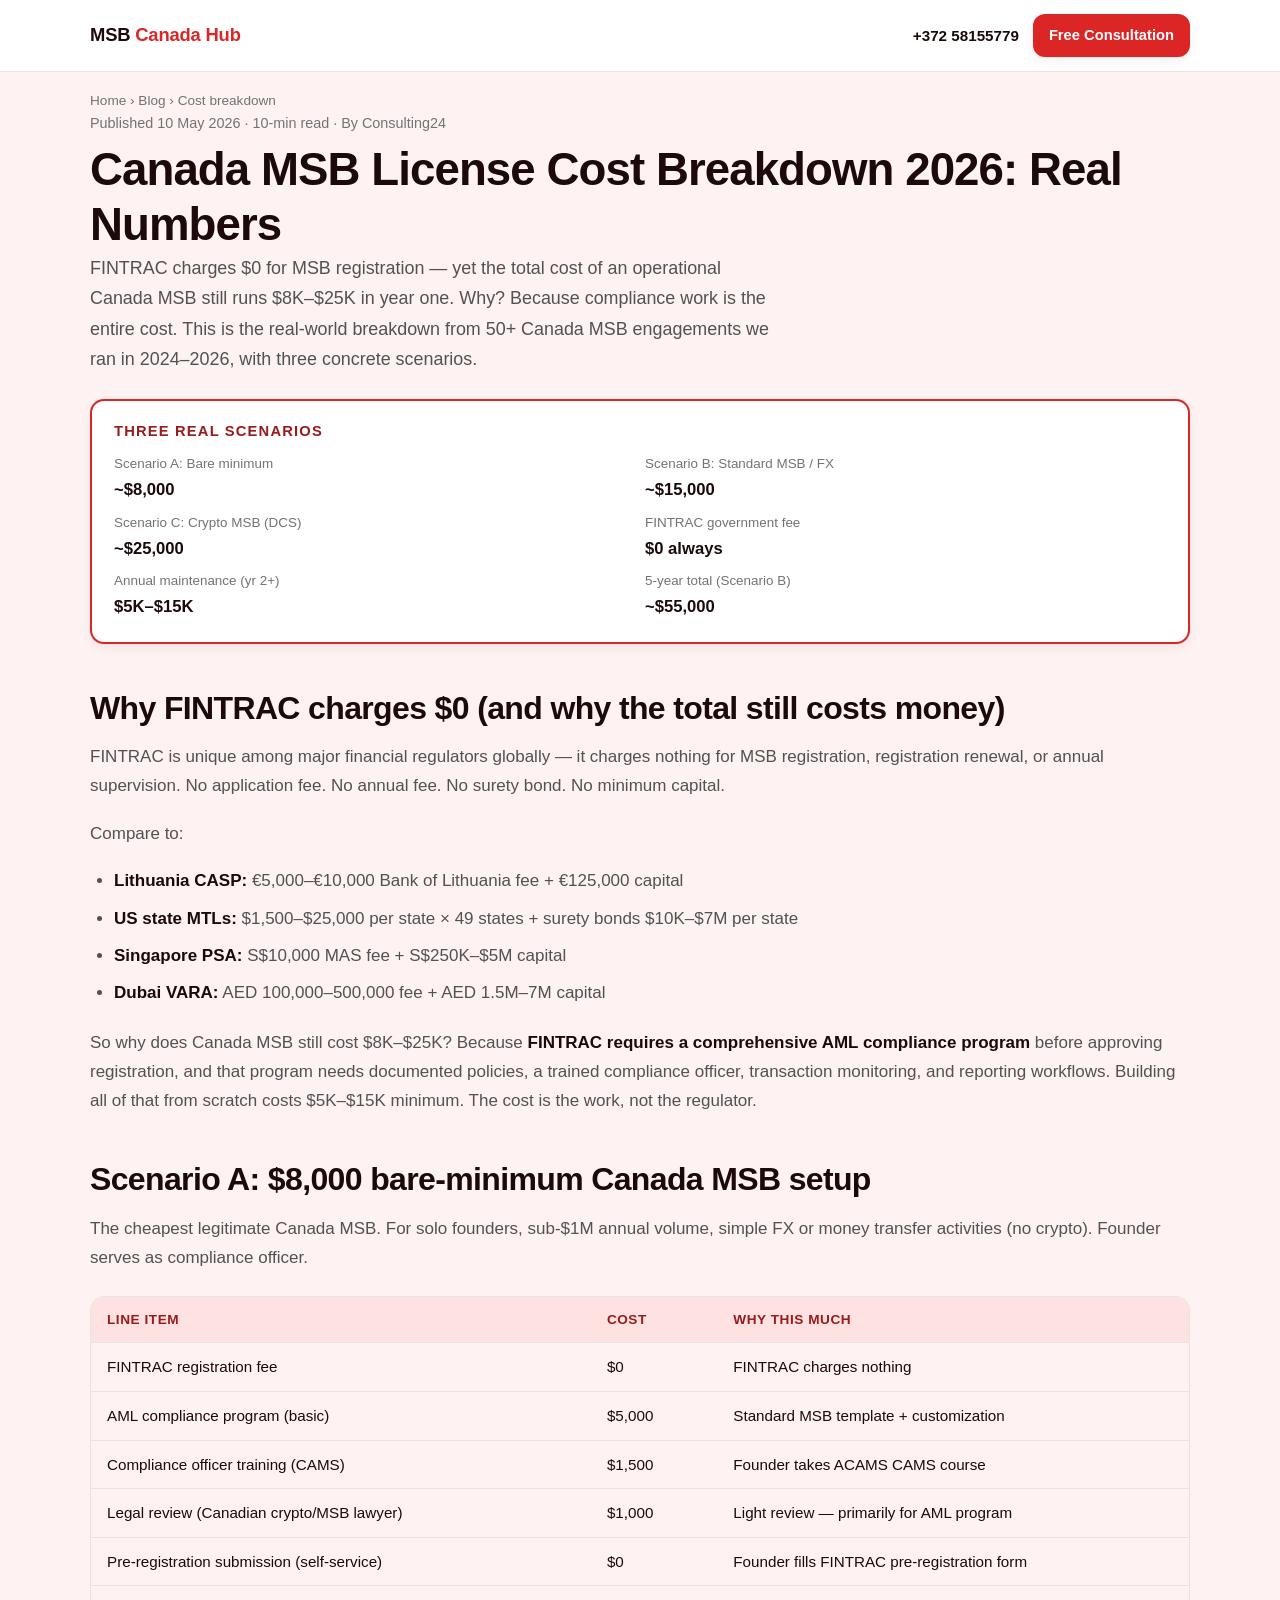
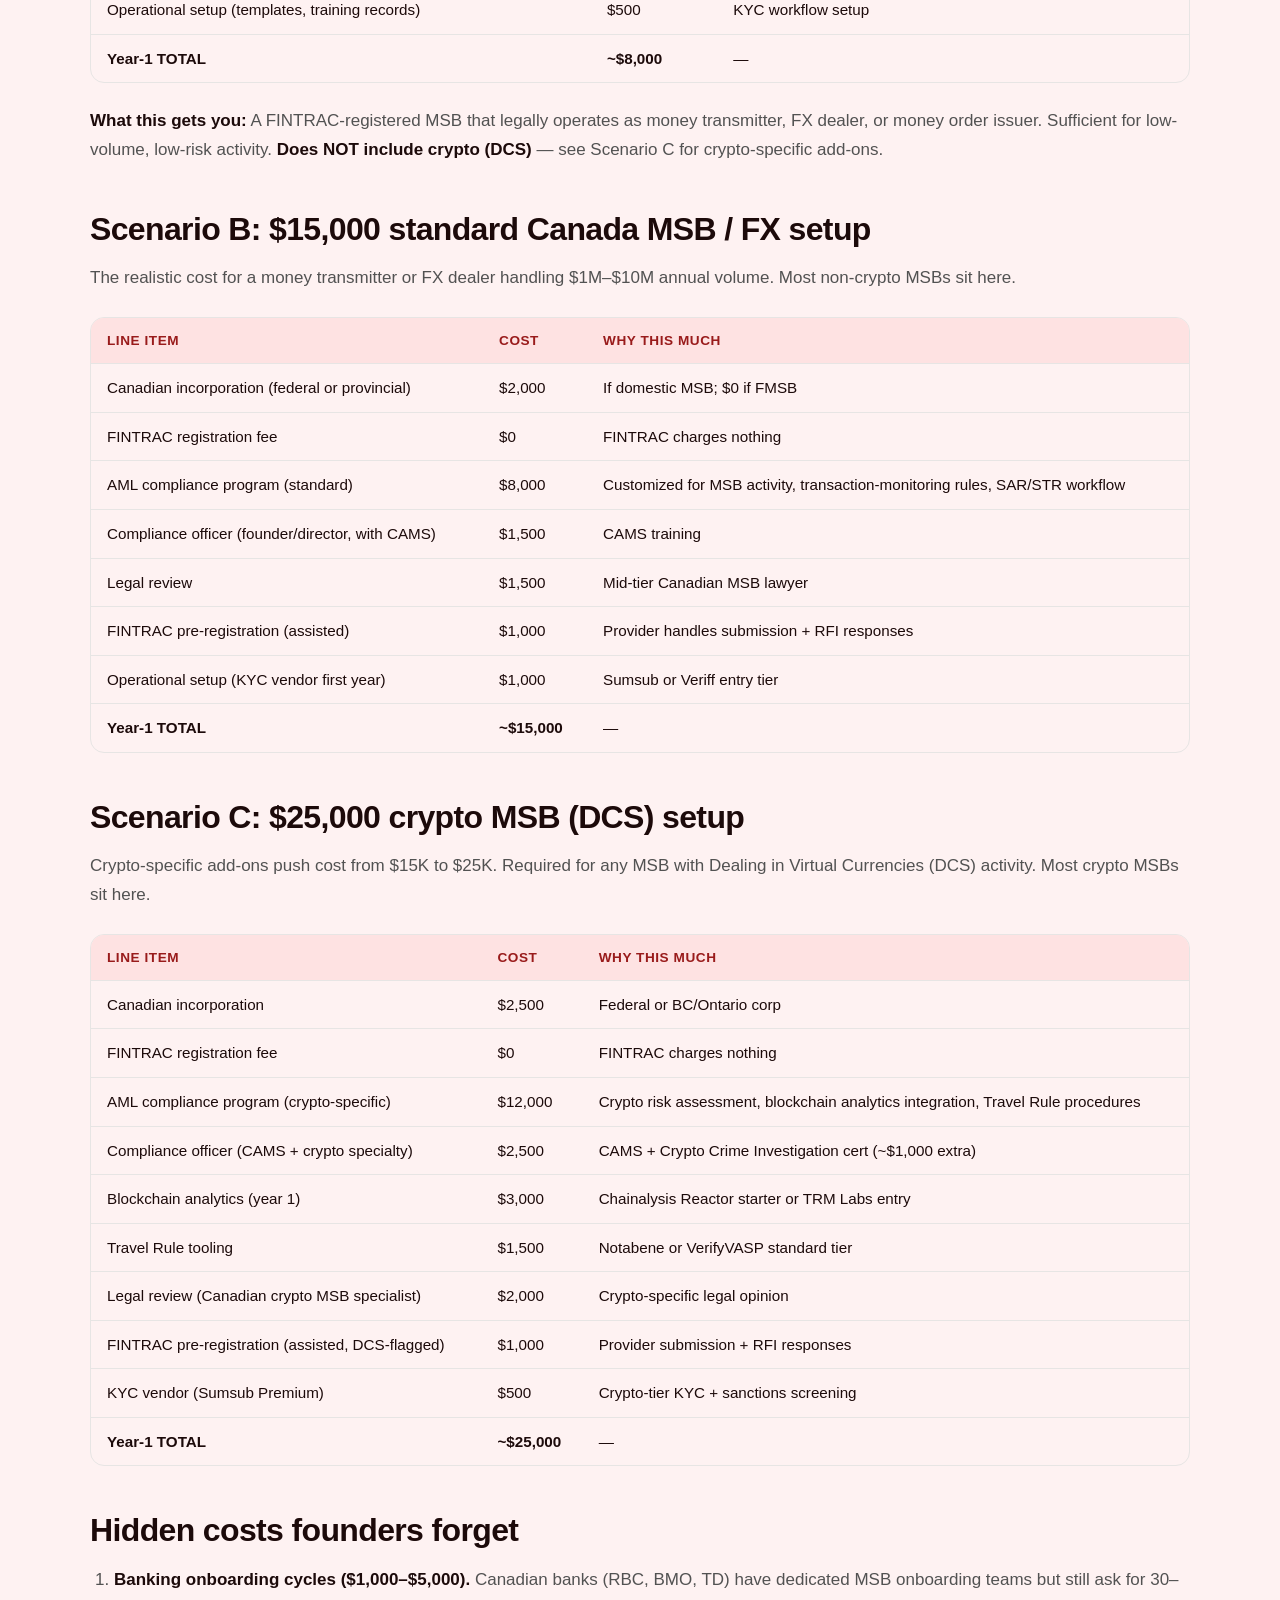
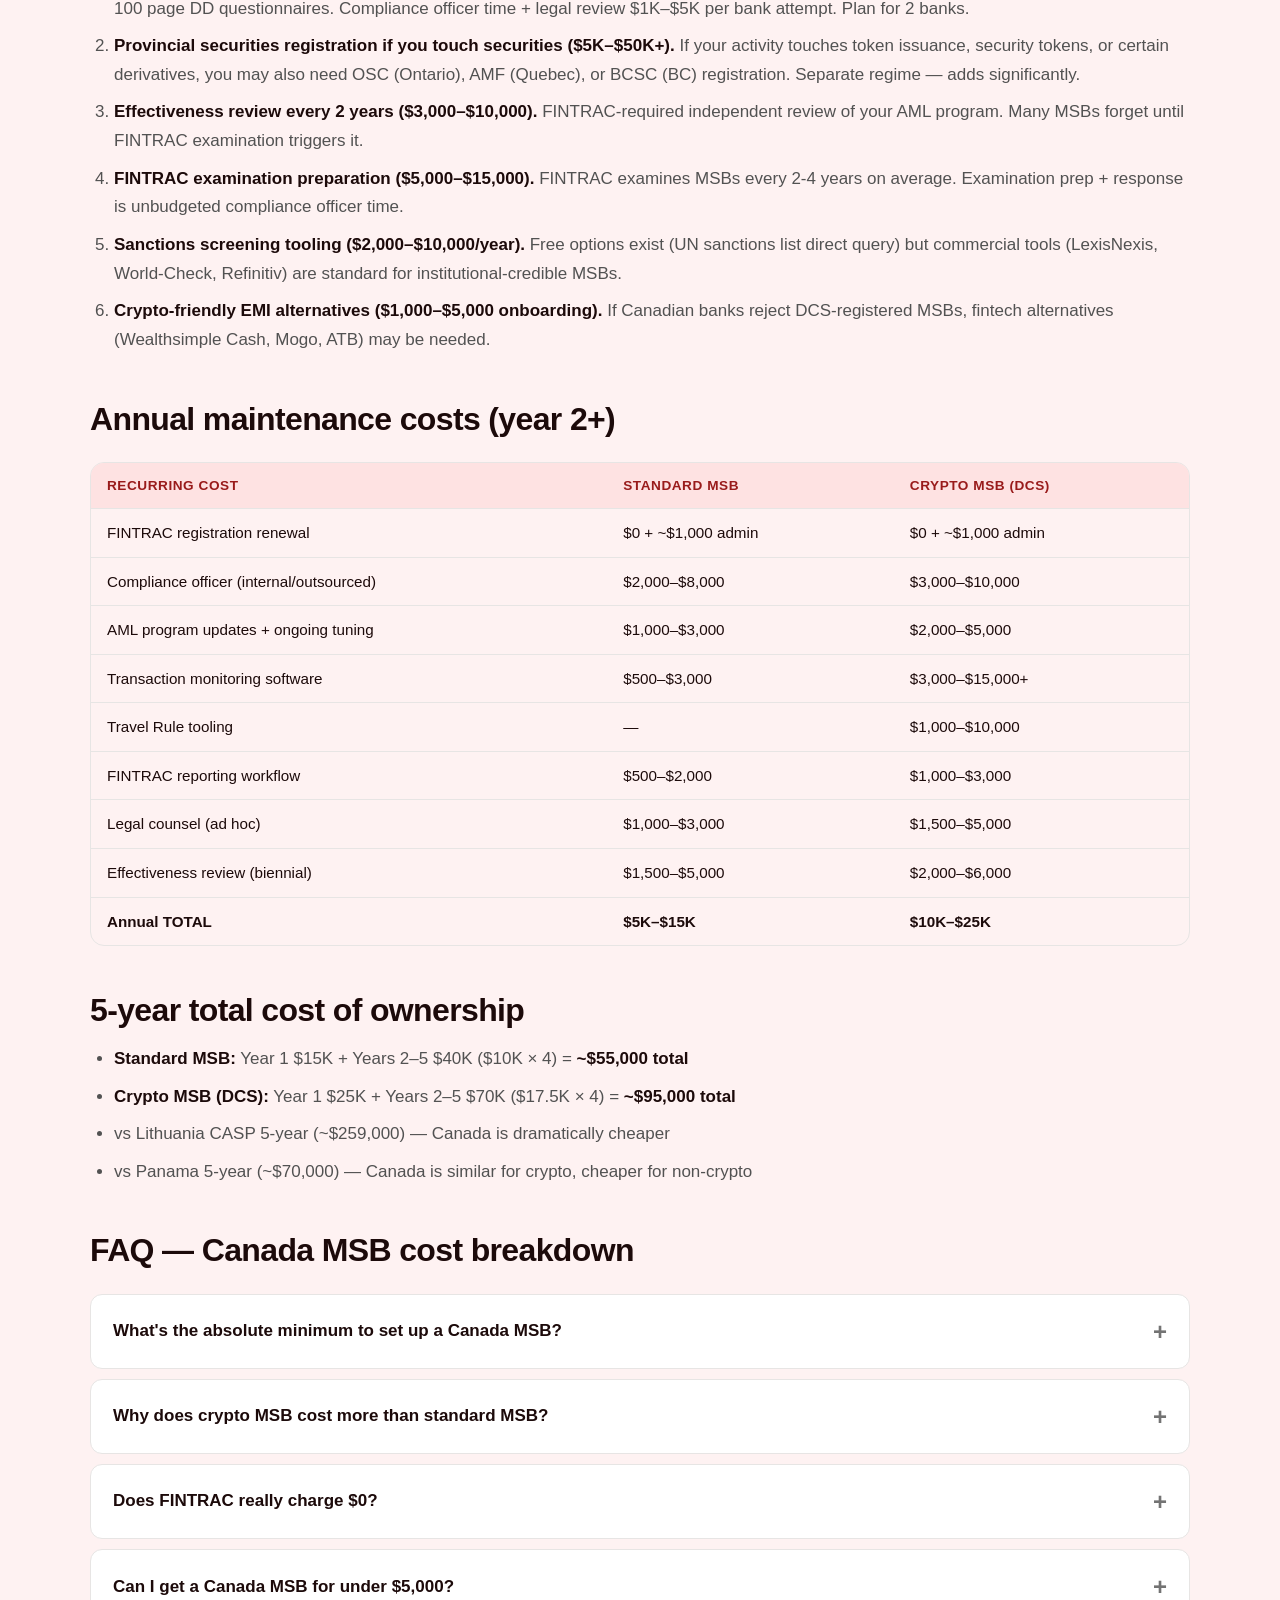
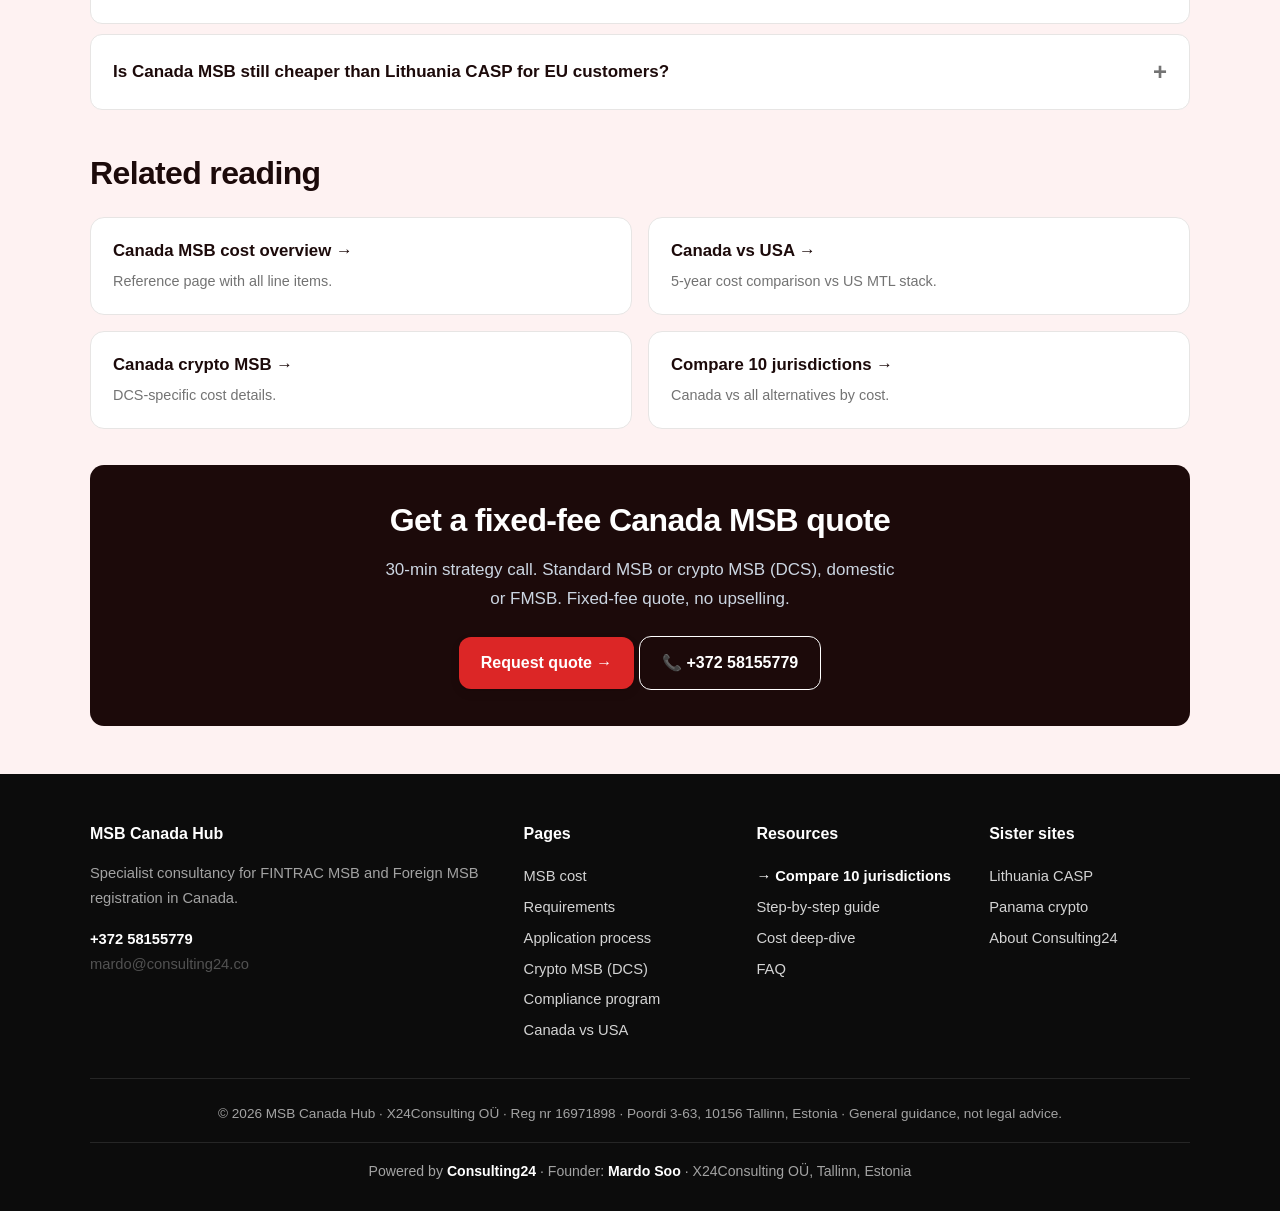
<file: blog/cost-breakdown/index.html>
<!DOCTYPE html>
<html lang="en">
<head>
  <meta charset="UTF-8">
  <meta name="viewport" content="width=device-width, initial-scale=1.0">
  <title>Canada MSB License Cost Breakdown 2026: $8K–$25K Real Numbers</title>
  <meta name="description" content="Real-world Canada MSB cost breakdown 2026 from 50+ engagements: $0 FINTRAC fee, AML program, compliance officer, scenarios at $8K, $15K, $25K budgets. No fluff.">
  <meta name="robots" content="index, follow, max-snippet:-1, max-image-preview:large">
  <link rel="canonical" href="https://mardo89.github.io/canada-msb-license/blog/cost-breakdown/">
  <meta property="og:title" content="Canada MSB License Cost Breakdown 2026: Real Numbers">
  <meta property="og:description" content="$8K, $15K, $25K scenarios. $0 FINTRAC fee. From 50+ real engagements.">
  <meta property="og:type" content="article">
  <meta property="og:url" content="https://mardo89.github.io/canada-msb-license/blog/cost-breakdown/">
  <meta property="og:image" content="https://mardo89.github.io/canada-msb-license/og-image.jpg">

  <script type="application/ld+json">
  {"@context":"https://schema.org","@graph":[
    {"@type":"BreadcrumbList","itemListElement":[
      {"@type":"ListItem","position":1,"name":"Home","item":"https://mardo89.github.io/canada-msb-license/"},
      {"@type":"ListItem","position":2,"name":"Blog","item":"https://mardo89.github.io/canada-msb-license/blog/"},
      {"@type":"ListItem","position":3,"name":"Cost breakdown","item":"https://mardo89.github.io/canada-msb-license/blog/cost-breakdown/"}
    ]},
    {"@type":"BlogPosting","headline":"Canada MSB License Cost Breakdown 2026: $8K–$25K Real Numbers","author":{"@type":"Organization","name":"Consulting24","url":"https://consulting24.co/"},"publisher":{"@type":"Organization","name":"Consulting24","url":"https://consulting24.co/"},"datePublished":"2026-05-10","dateModified":"2026-05-10","image":"https://mardo89.github.io/canada-msb-license/og-image.jpg","mainEntityOfPage":"https://mardo89.github.io/canada-msb-license/blog/cost-breakdown/","articleSection":"Crypto Licensing Costs","wordCount":2300}
  ]}
  </script>

  <link rel="stylesheet" href="../../styles.css">
</head>
<body>

<header class="top">
  <div class="top-inner">
    <a href="/canada-msb-license/" class="brand">MSB <span>Canada Hub</span></a>
    <div class="top-cta">
      <a href="tel:+37258155779" class="top-phone">+372 58155779</a>
      <a href="/canada-msb-license/#contact" class="btn btn-primary" style="padding:10px 16px;min-height:auto;font-size:.92rem">Free Consultation</a>
    </div>
  </div>
</header>

<div class="wrap">
  <nav class="breadcrumbs"><a href="/canada-msb-license/">Home</a> &rsaquo; <a href="/canada-msb-license/">Blog</a> &rsaquo; Cost breakdown</nav>
</div>

<article class="wrap">
  <p style="color:var(--muted);font-size:.9rem;margin-bottom:8px">Published 10 May 2026 · 10-min read · By Consulting24</p>
  <h1>Canada MSB License Cost Breakdown 2026: Real Numbers</h1>
  <p class="lead">FINTRAC charges $0 for MSB registration — yet the total cost of an operational Canada MSB still runs $8K–$25K in year one. Why? Because compliance work is the entire cost. This is the real-world breakdown from 50+ Canada MSB engagements we ran in 2024–2026, with three concrete scenarios.</p>

  <aside class="quickfacts">
    <h3>Three real scenarios</h3>
    <dl>
      <div><dt>Scenario A: Bare minimum</dt><dd>~$8,000</dd></div>
      <div><dt>Scenario B: Standard MSB / FX</dt><dd>~$15,000</dd></div>
      <div><dt>Scenario C: Crypto MSB (DCS)</dt><dd>~$25,000</dd></div>
      <div><dt>FINTRAC government fee</dt><dd>$0 always</dd></div>
      <div><dt>Annual maintenance (yr 2+)</dt><dd>$5K–$15K</dd></div>
      <div><dt>5-year total (Scenario B)</dt><dd>~$55,000</dd></div>
    </dl>
  </aside>

  <h2>Why FINTRAC charges $0 (and why the total still costs money)</h2>
  <p>FINTRAC is unique among major financial regulators globally — it charges nothing for MSB registration, registration renewal, or annual supervision. No application fee. No annual fee. No surety bond. No minimum capital.</p>
  <p>Compare to:</p>
  <ul>
    <li><strong>Lithuania CASP:</strong> €5,000–€10,000 Bank of Lithuania fee + €125,000 capital</li>
    <li><strong>US state MTLs:</strong> $1,500–$25,000 per state × 49 states + surety bonds $10K–$7M per state</li>
    <li><strong>Singapore PSA:</strong> S$10,000 MAS fee + S$250K–$5M capital</li>
    <li><strong>Dubai VARA:</strong> AED 100,000–500,000 fee + AED 1.5M–7M capital</li>
  </ul>
  <p>So why does Canada MSB still cost $8K–$25K? Because <strong>FINTRAC requires a comprehensive AML compliance program</strong> before approving registration, and that program needs documented policies, a trained compliance officer, transaction monitoring, and reporting workflows. Building all of that from scratch costs $5K–$15K minimum. The cost is the work, not the regulator.</p>

  <h2>Scenario A: $8,000 bare-minimum Canada MSB setup</h2>
  <p>The cheapest legitimate Canada MSB. For solo founders, sub-$1M annual volume, simple FX or money transfer activities (no crypto). Founder serves as compliance officer.</p>

  <div class="t-wrap">
    <table>
      <thead>
        <tr><th>Line item</th><th>Cost</th><th>Why this much</th></tr>
      </thead>
      <tbody>
        <tr><td>FINTRAC registration fee</td><td>$0</td><td>FINTRAC charges nothing</td></tr>
        <tr><td>AML compliance program (basic)</td><td>$5,000</td><td>Standard MSB template + customization</td></tr>
        <tr><td>Compliance officer training (CAMS)</td><td>$1,500</td><td>Founder takes ACAMS CAMS course</td></tr>
        <tr><td>Legal review (Canadian crypto/MSB lawyer)</td><td>$1,000</td><td>Light review — primarily for AML program</td></tr>
        <tr><td>Pre-registration submission (self-service)</td><td>$0</td><td>Founder fills FINTRAC pre-registration form</td></tr>
        <tr><td>Operational setup (templates, training records)</td><td>$500</td><td>KYC workflow setup</td></tr>
        <tr><td><strong>Year-1 TOTAL</strong></td><td><strong>~$8,000</strong></td><td>—</td></tr>
      </tbody>
    </table>
  </div>

  <p><strong>What this gets you:</strong> A FINTRAC-registered MSB that legally operates as money transmitter, FX dealer, or money order issuer. Sufficient for low-volume, low-risk activity. <strong>Does NOT include crypto (DCS)</strong> — see Scenario C for crypto-specific add-ons.</p>

  <h2>Scenario B: $15,000 standard Canada MSB / FX setup</h2>
  <p>The realistic cost for a money transmitter or FX dealer handling $1M–$10M annual volume. Most non-crypto MSBs sit here.</p>

  <div class="t-wrap">
    <table>
      <thead>
        <tr><th>Line item</th><th>Cost</th><th>Why this much</th></tr>
      </thead>
      <tbody>
        <tr><td>Canadian incorporation (federal or provincial)</td><td>$2,000</td><td>If domestic MSB; $0 if FMSB</td></tr>
        <tr><td>FINTRAC registration fee</td><td>$0</td><td>FINTRAC charges nothing</td></tr>
        <tr><td>AML compliance program (standard)</td><td>$8,000</td><td>Customized for MSB activity, transaction-monitoring rules, SAR/STR workflow</td></tr>
        <tr><td>Compliance officer (founder/director, with CAMS)</td><td>$1,500</td><td>CAMS training</td></tr>
        <tr><td>Legal review</td><td>$1,500</td><td>Mid-tier Canadian MSB lawyer</td></tr>
        <tr><td>FINTRAC pre-registration (assisted)</td><td>$1,000</td><td>Provider handles submission + RFI responses</td></tr>
        <tr><td>Operational setup (KYC vendor first year)</td><td>$1,000</td><td>Sumsub or Veriff entry tier</td></tr>
        <tr><td><strong>Year-1 TOTAL</strong></td><td><strong>~$15,000</strong></td><td>—</td></tr>
      </tbody>
    </table>
  </div>

  <h2>Scenario C: $25,000 crypto MSB (DCS) setup</h2>
  <p>Crypto-specific add-ons push cost from $15K to $25K. Required for any MSB with Dealing in Virtual Currencies (DCS) activity. Most crypto MSBs sit here.</p>

  <div class="t-wrap">
    <table>
      <thead>
        <tr><th>Line item</th><th>Cost</th><th>Why this much</th></tr>
      </thead>
      <tbody>
        <tr><td>Canadian incorporation</td><td>$2,500</td><td>Federal or BC/Ontario corp</td></tr>
        <tr><td>FINTRAC registration fee</td><td>$0</td><td>FINTRAC charges nothing</td></tr>
        <tr><td>AML compliance program (crypto-specific)</td><td>$12,000</td><td>Crypto risk assessment, blockchain analytics integration, Travel Rule procedures</td></tr>
        <tr><td>Compliance officer (CAMS + crypto specialty)</td><td>$2,500</td><td>CAMS + Crypto Crime Investigation cert (~$1,000 extra)</td></tr>
        <tr><td>Blockchain analytics (year 1)</td><td>$3,000</td><td>Chainalysis Reactor starter or TRM Labs entry</td></tr>
        <tr><td>Travel Rule tooling</td><td>$1,500</td><td>Notabene or VerifyVASP standard tier</td></tr>
        <tr><td>Legal review (Canadian crypto MSB specialist)</td><td>$2,000</td><td>Crypto-specific legal opinion</td></tr>
        <tr><td>FINTRAC pre-registration (assisted, DCS-flagged)</td><td>$1,000</td><td>Provider submission + RFI responses</td></tr>
        <tr><td>KYC vendor (Sumsub Premium)</td><td>$500</td><td>Crypto-tier KYC + sanctions screening</td></tr>
        <tr><td><strong>Year-1 TOTAL</strong></td><td><strong>~$25,000</strong></td><td>—</td></tr>
      </tbody>
    </table>
  </div>

  <h2>Hidden costs founders forget</h2>
  <ol>
    <li><strong>Banking onboarding cycles ($1,000–$5,000).</strong> Canadian banks (RBC, BMO, TD) have dedicated MSB onboarding teams but still ask for 30–100 page DD questionnaires. Compliance officer time + legal review $1K–$5K per bank attempt. Plan for 2 banks.</li>
    <li><strong>Provincial securities registration if you touch securities ($5K–$50K+).</strong> If your activity touches token issuance, security tokens, or certain derivatives, you may also need OSC (Ontario), AMF (Quebec), or BCSC (BC) registration. Separate regime — adds significantly.</li>
    <li><strong>Effectiveness review every 2 years ($3,000–$10,000).</strong> FINTRAC-required independent review of your AML program. Many MSBs forget until FINTRAC examination triggers it.</li>
    <li><strong>FINTRAC examination preparation ($5,000–$15,000).</strong> FINTRAC examines MSBs every 2-4 years on average. Examination prep + response is unbudgeted compliance officer time.</li>
    <li><strong>Sanctions screening tooling ($2,000–$10,000/year).</strong> Free options exist (UN sanctions list direct query) but commercial tools (LexisNexis, World-Check, Refinitiv) are standard for institutional-credible MSBs.</li>
    <li><strong>Crypto-friendly EMI alternatives ($1,000–$5,000 onboarding).</strong> If Canadian banks reject DCS-registered MSBs, fintech alternatives (Wealthsimple Cash, Mogo, ATB) may be needed.</li>
  </ol>

  <h2>Annual maintenance costs (year 2+)</h2>

  <div class="t-wrap">
    <table>
      <thead>
        <tr><th>Recurring cost</th><th>Standard MSB</th><th>Crypto MSB (DCS)</th></tr>
      </thead>
      <tbody>
        <tr><td>FINTRAC registration renewal</td><td>$0 + ~$1,000 admin</td><td>$0 + ~$1,000 admin</td></tr>
        <tr><td>Compliance officer (internal/outsourced)</td><td>$2,000–$8,000</td><td>$3,000–$10,000</td></tr>
        <tr><td>AML program updates + ongoing tuning</td><td>$1,000–$3,000</td><td>$2,000–$5,000</td></tr>
        <tr><td>Transaction monitoring software</td><td>$500–$3,000</td><td>$3,000–$15,000+</td></tr>
        <tr><td>Travel Rule tooling</td><td>—</td><td>$1,000–$10,000</td></tr>
        <tr><td>FINTRAC reporting workflow</td><td>$500–$2,000</td><td>$1,000–$3,000</td></tr>
        <tr><td>Legal counsel (ad hoc)</td><td>$1,000–$3,000</td><td>$1,500–$5,000</td></tr>
        <tr><td>Effectiveness review (biennial)</td><td>$1,500–$5,000</td><td>$2,000–$6,000</td></tr>
        <tr><td><strong>Annual TOTAL</strong></td><td><strong>$5K–$15K</strong></td><td><strong>$10K–$25K</strong></td></tr>
      </tbody>
    </table>
  </div>

  <h2>5-year total cost of ownership</h2>
  <ul>
    <li><strong>Standard MSB:</strong> Year 1 $15K + Years 2–5 $40K ($10K × 4) = <strong>~$55,000 total</strong></li>
    <li><strong>Crypto MSB (DCS):</strong> Year 1 $25K + Years 2–5 $70K ($17.5K × 4) = <strong>~$95,000 total</strong></li>
    <li>vs Lithuania CASP 5-year (~$259,000) — Canada is dramatically cheaper</li>
    <li>vs Panama 5-year (~$70,000) — Canada is similar for crypto, cheaper for non-crypto</li>
  </ul>

  <h2>FAQ — Canada MSB cost breakdown</h2>

  <div class="faq">
    <details>
      <summary>What's the absolute minimum to set up a Canada MSB?</summary>
      <p><strong>~$8,000</strong> for a non-crypto MSB (FX dealer, money transmitter) with founder-as-compliance-officer. Anything less means cutting corners on AML program (which fails FINTRAC review) or skipping legal review (regulatory risk). $8K is the honest floor for non-crypto.</p>
    </details>
    <details>
      <summary>Why does crypto MSB cost more than standard MSB?</summary>
      <p>Three add-ons specific to crypto (DCS): <strong>blockchain analytics</strong> ($3K+/year for Chainalysis or TRM Labs), <strong>Travel Rule tooling</strong> ($1K-$10K/year for Notabene/VerifyVASP), and <strong>crypto-specific AML program depth</strong> (additional $4K–$8K vs standard MSB program). Total crypto premium: ~$8K–$15K above standard MSB.</p>
    </details>
    <details>
      <summary>Does FINTRAC really charge $0?</summary>
      <p><strong>Yes — $0.</strong> No application fee, no annual fee, no renewal fee. FINTRAC's MSB framework is unique among major regulators globally for this. Renewal every 2 years is also free. The only government cost is your Canadian incorporation if going domestic MSB ($1.5K–$3K one-time).</p>
    </details>
    <details>
      <summary>Can I get a Canada MSB for under $5,000?</summary>
      <p><strong>Realistically no.</strong> Anyone quoting under $5K is selling you a generic AML template that will fail FINTRAC review or omitting compliance officer training entirely. The $8K minimum reflects what genuinely-operational setups cost when FINTRAC actually approves the registration.</p>
    </details>
    <details>
      <summary>Is Canada MSB still cheaper than Lithuania CASP for EU customers?</summary>
      <p><strong>For NA customers yes; for EU customers no.</strong> Canada MSB doesn't grant EU passport — to legally serve EU retail you also need Lithuania CASP (~$50K–$120K). For NA-focused operators, Canada MSB alone is dramatically cheaper than Lithuania alone. For EU-focused, Lithuania CASP is cheaper than Canada MSB + ineligible-to-serve-EU.</p>
    </details>
  </div>

  <h2>Related reading</h2>
  <div class="related">
    <a href="/canada-msb-license/cost/"><strong>Canada MSB cost overview →</strong><span>Reference page with all line items.</span></a>
    <a href="/canada-msb-license/vs-usa/"><strong>Canada vs USA →</strong><span>5-year cost comparison vs US MTL stack.</span></a>
    <a href="/canada-msb-license/crypto-msb/"><strong>Canada crypto MSB →</strong><span>DCS-specific cost details.</span></a>
    <a href="https://mardo89.github.io/crypto-license-navigator/"><strong>Compare 10 jurisdictions →</strong><span>Canada vs all alternatives by cost.</span></a>
  </div>

  <div class="cta-card">
    <h2>Get a fixed-fee Canada MSB quote</h2>
    <p>30-min strategy call. Standard MSB or crypto MSB (DCS), domestic or FMSB. Fixed-fee quote, no upselling.</p>
    <a href="/canada-msb-license/#contact" class="btn btn-primary">Request quote →</a>
    <a href="tel:+37258155779" class="btn btn-ghost">📞 +372 58155779</a>
  </div>
</article>

<footer>
  <div class="wrap">
    <div class="foot-grid">
      <div>
        <h4>MSB Canada Hub</h4>
        <p style="color:#a3a3a3">Specialist consultancy for FINTRAC MSB and Foreign MSB registration in Canada.</p>
        <p style="margin-top:14px"><strong style="color:#fff">+372 58155779</strong><br>mardo@consulting24.co</p>
      </div>
      <div>
        <h4>Pages</h4>
        <a href="/canada-msb-license/cost/">MSB cost</a>
        <a href="/canada-msb-license/requirements/">Requirements</a>
        <a href="/canada-msb-license/application-process/">Application process</a>
        <a href="/canada-msb-license/crypto-msb/">Crypto MSB (DCS)</a>
        <a href="/canada-msb-license/compliance-program/">Compliance program</a>
        <a href="/canada-msb-license/vs-usa/">Canada vs USA</a>
      </div>
      <div>
        <h4>Resources</h4>
        <a href="https://mardo89.github.io/crypto-license-navigator/" style="color:#fff;font-weight:700">→ Compare 10 jurisdictions</a>
        <a href="/canada-msb-license/blog/step-by-step-guide-2026/">Step-by-step guide</a>
        <a href="/canada-msb-license/blog/cost-breakdown/">Cost deep-dive</a>
        <a href="/canada-msb-license/#faq">FAQ</a>
      </div>
      <div>
        <h4>Sister sites</h4>
        <a href="https://mardo89.github.io/lithuania-vasp-license/">Lithuania CASP</a>
        <a href="https://mardo89.github.io/panama-crypto-license/">Panama crypto</a>
        <a href="https://consulting24.co/">About Consulting24</a>
      </div>
    </div>
    <div class="foot-bottom">© 2026 MSB Canada Hub · X24Consulting OÜ · Reg nr 16971898 · Poordi 3-63, 10156 Tallinn, Estonia · General guidance, not legal advice.</div>
    <div class="powered">Powered by <a href="https://consulting24.co/">Consulting24</a> · Founder: <a href="https://www.linkedin.com/in/mardo-s-00a05ab0/">Mardo Soo</a> · X24Consulting OÜ, Tallinn, Estonia</div>
  </div>
</footer>

<div class="sticky-bar">
  <a href="tel:+37258155779" class="btn btn-secondary" style="background:var(--ink)">📞 Call</a>
  <a href="/canada-msb-license/#contact" class="btn btn-primary">Free consultation</a>
</div>

</body>
</html>
</file>
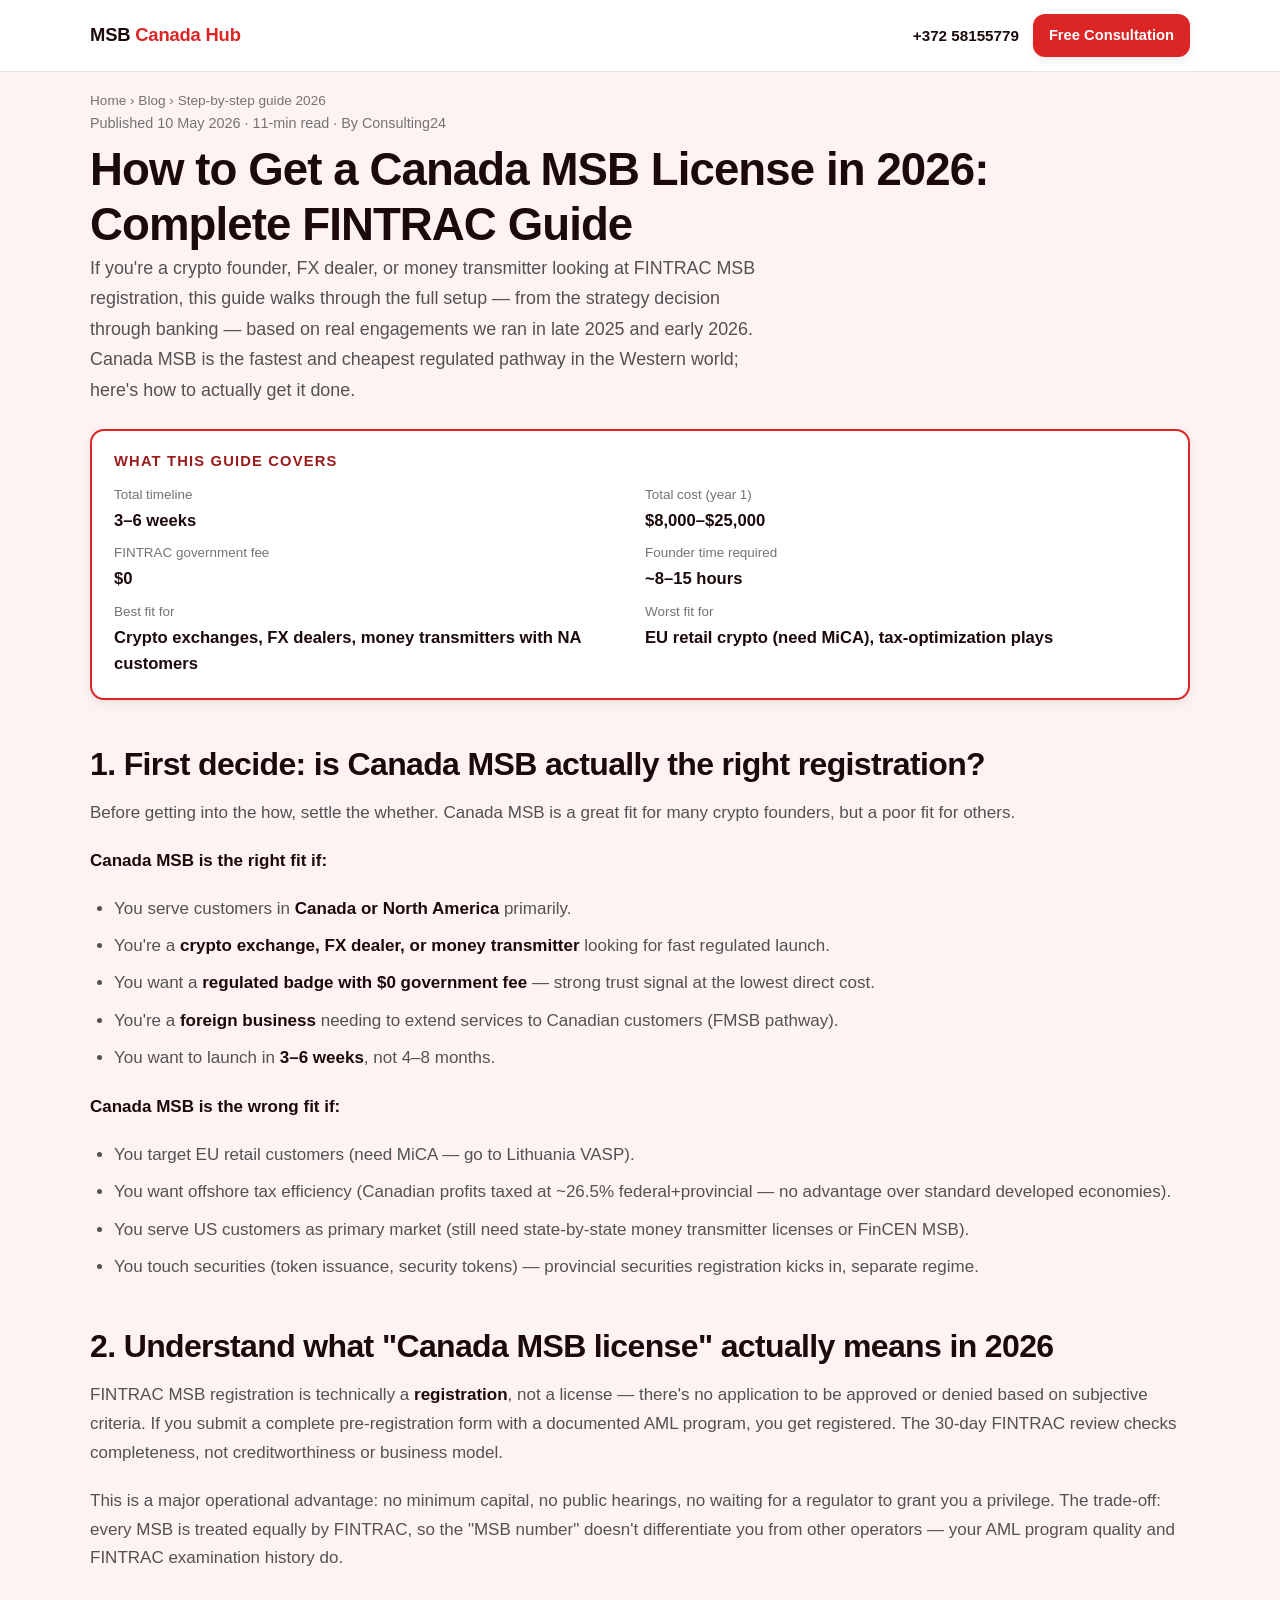
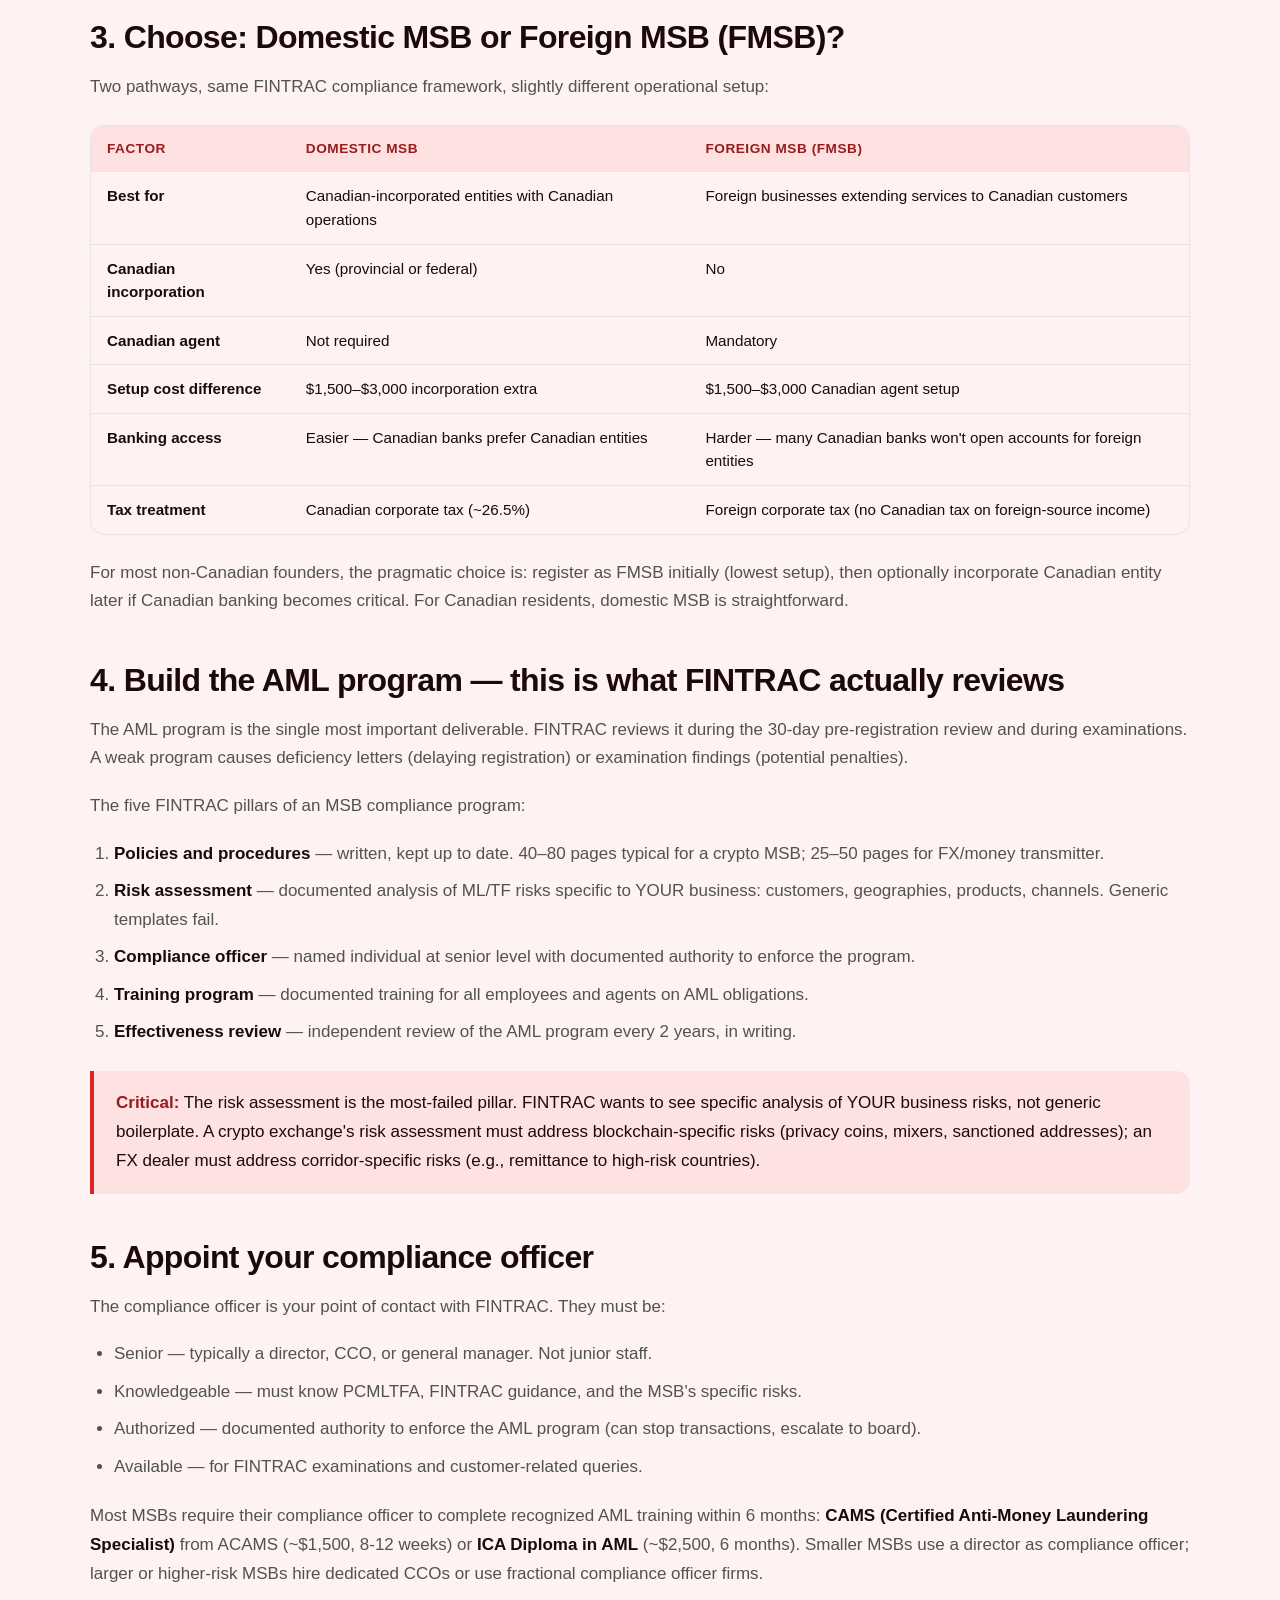
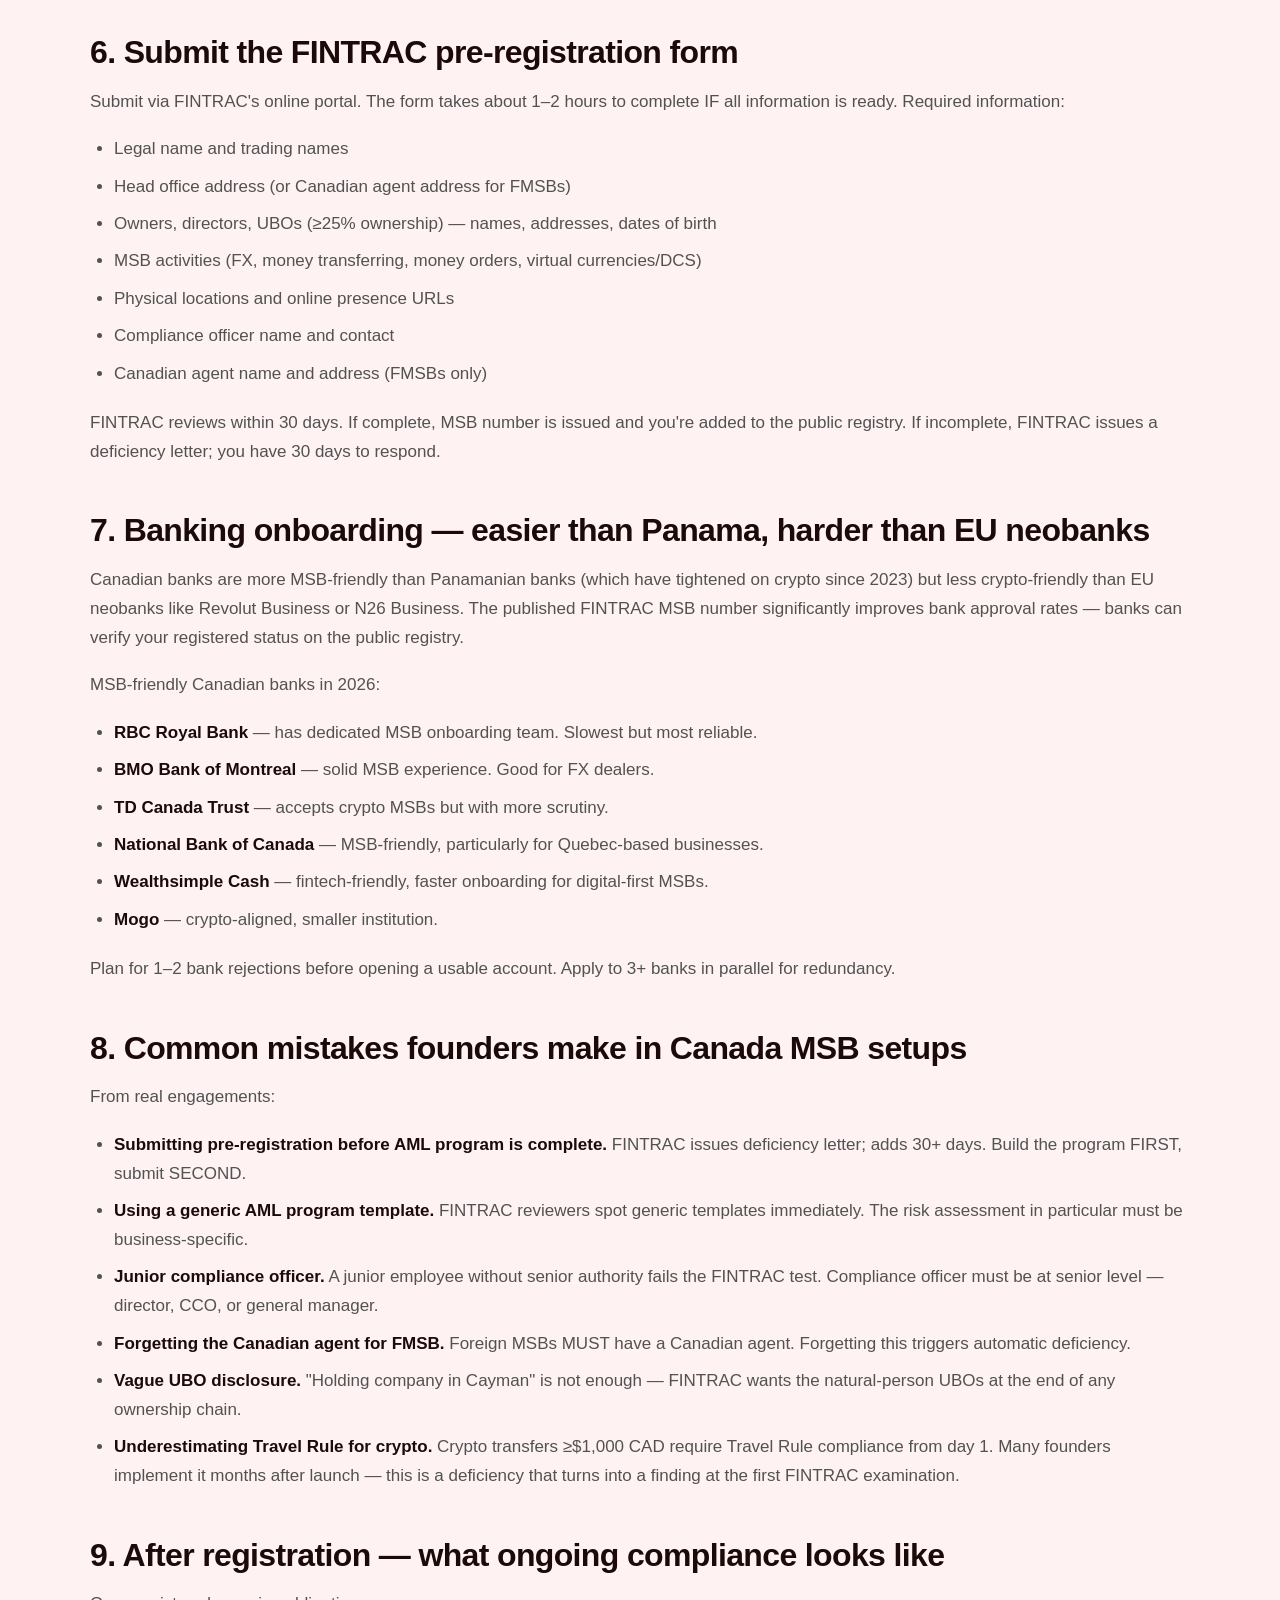
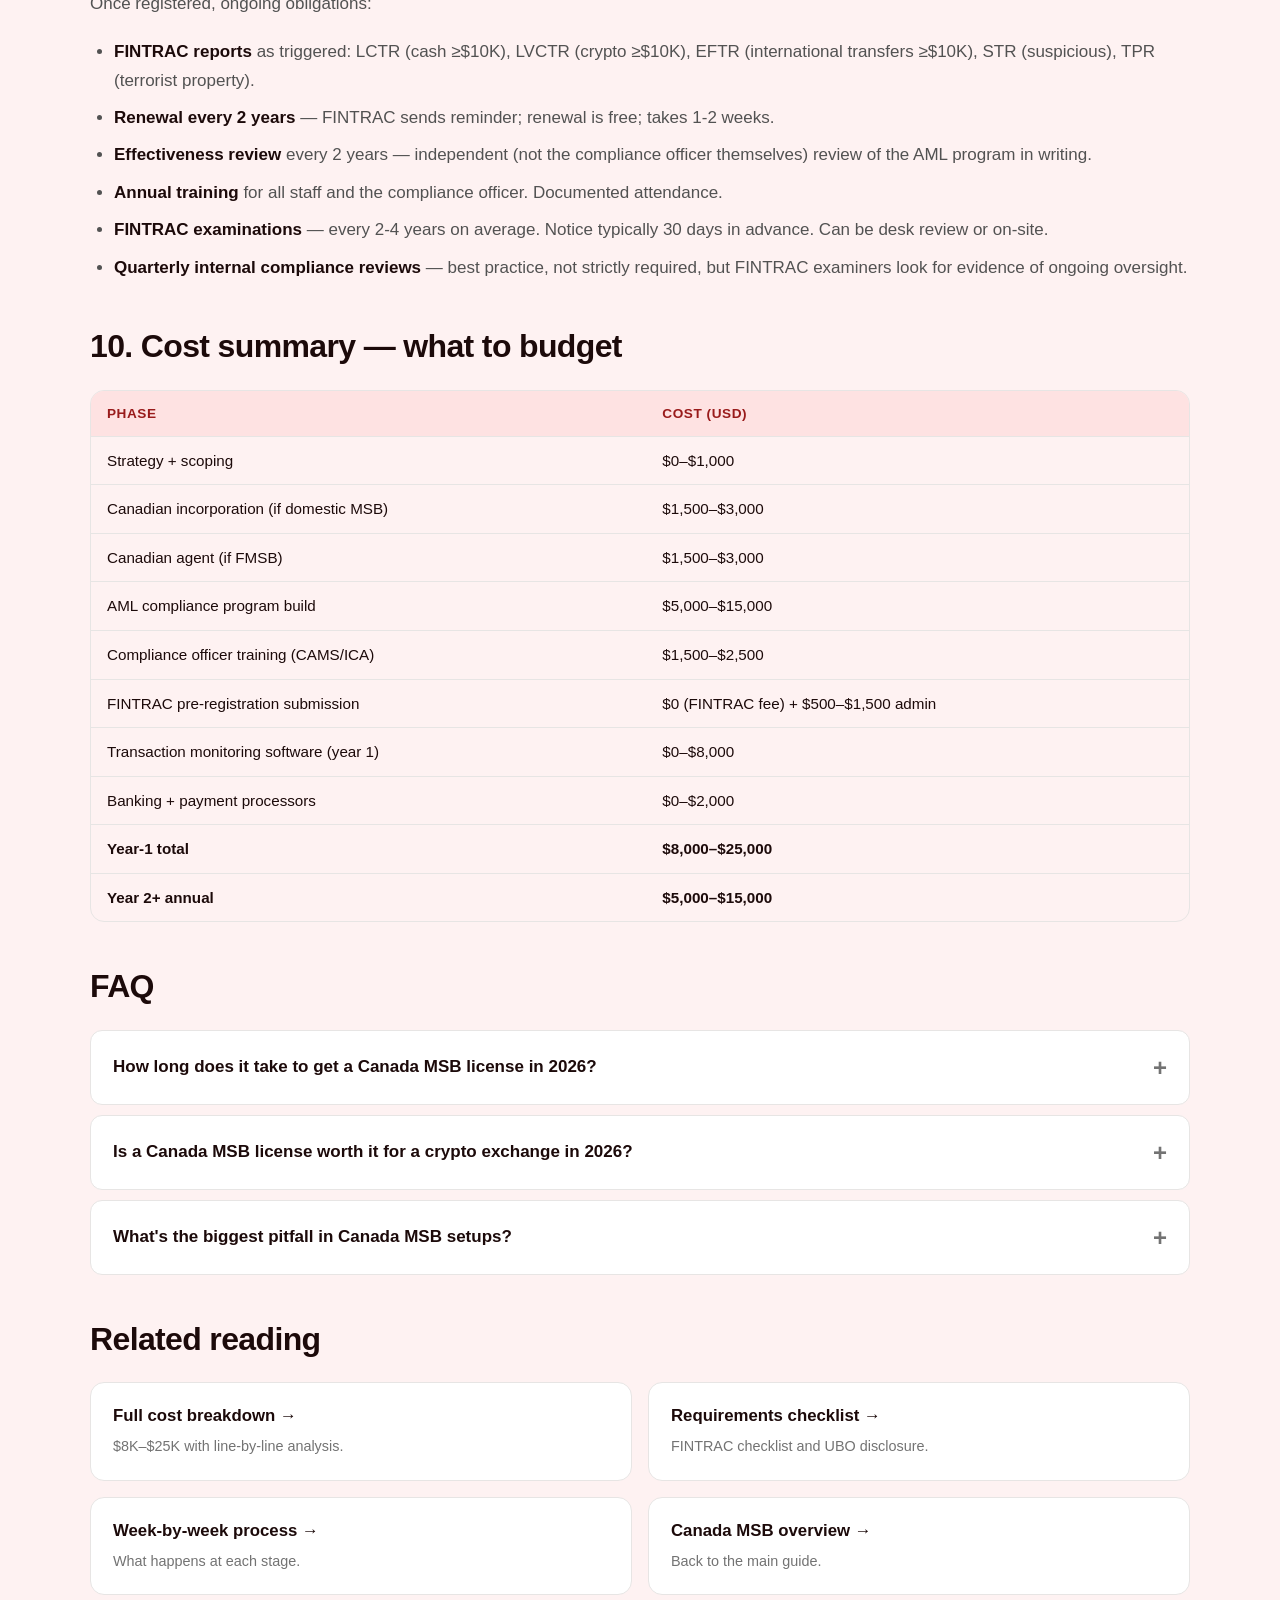
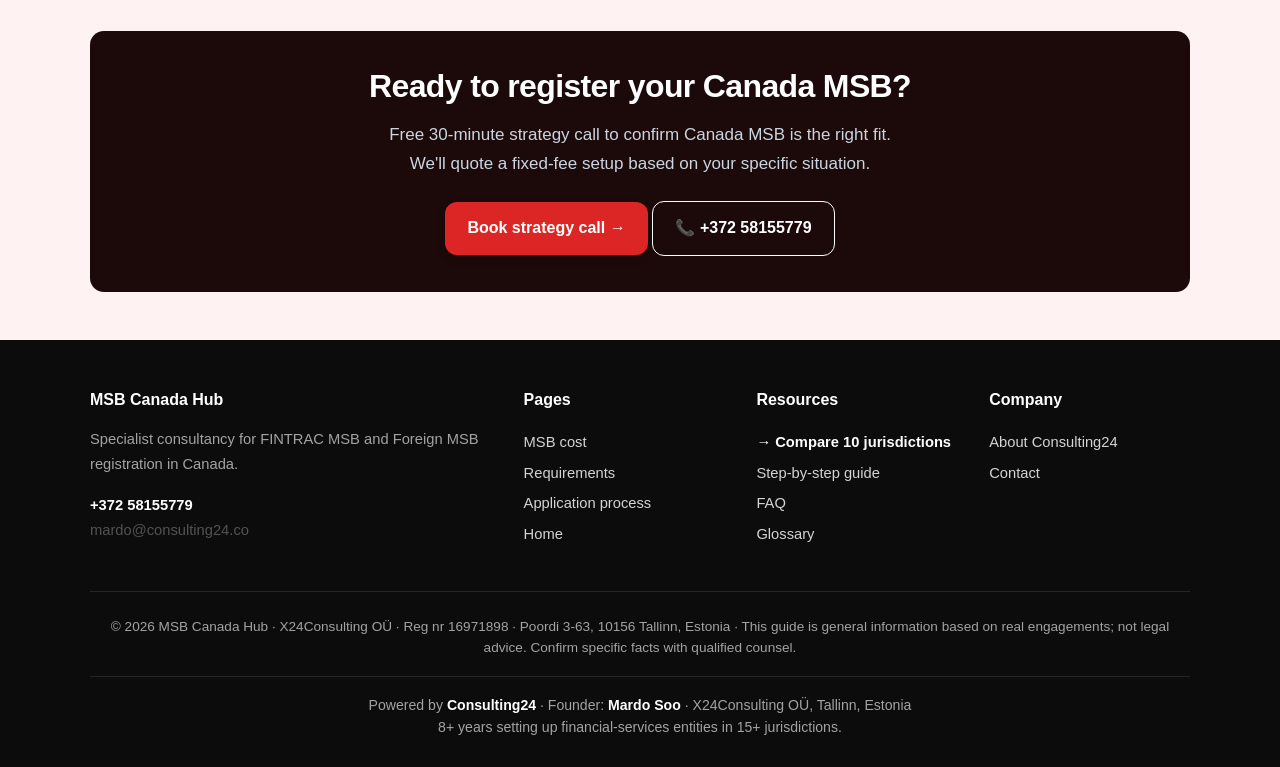
<file: blog/step-by-step-guide-2026/index.html>
<!DOCTYPE html>
<html lang="en">
<head>
  <meta charset="UTF-8">
  <meta name="viewport" content="width=device-width, initial-scale=1.0">
  <title>How to Get a Canada MSB License in 2026: Complete FINTRAC Guide</title>
  <meta name="description" content="Step-by-step guide to FINTRAC MSB registration in 2026. Real-world timeline, AML program checklist, banking tips, and common mistakes that cause rejections.">
  <meta name="robots" content="index, follow, max-snippet:-1, max-image-preview:large">
  <link rel="canonical" href="https://mardo89.github.io/canada-msb-license/blog/step-by-step-guide-2026/">
  <meta property="og:title" content="How to Get a Canada MSB License in 2026: Complete FINTRAC Guide">
  <meta property="og:description" content="Real-world walkthrough: 3–6 weeks, $8K–$25K, FINTRAC checklist included. By Consulting24.">
  <meta property="og:type" content="article">
  <meta property="og:url" content="https://mardo89.github.io/canada-msb-license/blog/step-by-step-guide-2026/">
  <meta property="og:image" content="https://mardo89.github.io/canada-msb-license/og-image.jpg">

  <script type="application/ld+json">
  {"@context":"https://schema.org","@graph":[
    {"@type":"BreadcrumbList","itemListElement":[
      {"@type":"ListItem","position":1,"name":"Home","item":"https://mardo89.github.io/canada-msb-license/"},
      {"@type":"ListItem","position":2,"name":"Blog","item":"https://mardo89.github.io/canada-msb-license/blog/"},
      {"@type":"ListItem","position":3,"name":"Step-by-step guide 2026","item":"https://mardo89.github.io/canada-msb-license/blog/step-by-step-guide-2026/"}
    ]},
    {"@type":"BlogPosting","headline":"How to Get a Canada MSB License in 2026: Complete FINTRAC Guide","author":{"@type":"Organization","name":"Consulting24","url":"https://consulting24.co/"},"publisher":{"@type":"Organization","name":"Consulting24","url":"https://consulting24.co/"},"datePublished":"2026-05-10","dateModified":"2026-05-10","image":"https://mardo89.github.io/canada-msb-license/og-image.jpg","mainEntityOfPage":"https://mardo89.github.io/canada-msb-license/blog/step-by-step-guide-2026/","articleSection":"Crypto Licensing","wordCount":2200}
  ]}
  </script>

  <link rel="stylesheet" href="../../styles.css">
</head>
<body>

<header class="top">
  <div class="top-inner">
    <a href="/canada-msb-license/" class="brand">MSB <span>Canada Hub</span></a>
    <div class="top-cta">
      <a href="tel:+37258155779" class="top-phone">+372 58155779</a>
      <a href="/canada-msb-license/#contact" class="btn btn-primary" style="padding:10px 16px;min-height:auto;font-size:.92rem">Free Consultation</a>
    </div>
  </div>
</header>

<div class="wrap">
  <nav class="breadcrumbs"><a href="/canada-msb-license/">Home</a> &rsaquo; <a href="/canada-msb-license/">Blog</a> &rsaquo; Step-by-step guide 2026</nav>
</div>

<article class="wrap">
  <p style="color:var(--muted);font-size:.9rem;margin-bottom:8px">Published 10 May 2026 · 11-min read · By Consulting24</p>
  <h1>How to Get a Canada MSB License in 2026: Complete FINTRAC Guide</h1>
  <p class="lead">If you're a crypto founder, FX dealer, or money transmitter looking at FINTRAC MSB registration, this guide walks through the full setup — from the strategy decision through banking — based on real engagements we ran in late 2025 and early 2026. Canada MSB is the fastest and cheapest regulated pathway in the Western world; here's how to actually get it done.</p>

  <aside class="quickfacts">
    <h3>What this guide covers</h3>
    <dl>
      <div><dt>Total timeline</dt><dd>3–6 weeks</dd></div>
      <div><dt>Total cost (year 1)</dt><dd>$8,000–$25,000</dd></div>
      <div><dt>FINTRAC government fee</dt><dd>$0</dd></div>
      <div><dt>Founder time required</dt><dd>~8–15 hours</dd></div>
      <div><dt>Best fit for</dt><dd>Crypto exchanges, FX dealers, money transmitters with NA customers</dd></div>
      <div><dt>Worst fit for</dt><dd>EU retail crypto (need MiCA), tax-optimization plays</dd></div>
    </dl>
  </aside>

  <h2>1. First decide: is Canada MSB actually the right registration?</h2>
  <p>Before getting into the how, settle the whether. Canada MSB is a great fit for many crypto founders, but a poor fit for others.</p>
  <p><strong>Canada MSB is the right fit if:</strong></p>
  <ul>
    <li>You serve customers in <strong>Canada or North America</strong> primarily.</li>
    <li>You're a <strong>crypto exchange, FX dealer, or money transmitter</strong> looking for fast regulated launch.</li>
    <li>You want a <strong>regulated badge with $0 government fee</strong> — strong trust signal at the lowest direct cost.</li>
    <li>You're a <strong>foreign business</strong> needing to extend services to Canadian customers (FMSB pathway).</li>
    <li>You want to launch in <strong>3–6 weeks</strong>, not 4–8 months.</li>
  </ul>
  <p><strong>Canada MSB is the wrong fit if:</strong></p>
  <ul>
    <li>You target EU retail customers (need MiCA — go to Lithuania VASP).</li>
    <li>You want offshore tax efficiency (Canadian profits taxed at ~26.5% federal+provincial — no advantage over standard developed economies).</li>
    <li>You serve US customers as primary market (still need state-by-state money transmitter licenses or FinCEN MSB).</li>
    <li>You touch securities (token issuance, security tokens) — provincial securities registration kicks in, separate regime.</li>
  </ul>

  <h2>2. Understand what "Canada MSB license" actually means in 2026</h2>
  <p>FINTRAC MSB registration is technically a <strong>registration</strong>, not a license — there's no application to be approved or denied based on subjective criteria. If you submit a complete pre-registration form with a documented AML program, you get registered. The 30-day FINTRAC review checks completeness, not creditworthiness or business model.</p>
  <p>This is a major operational advantage: no minimum capital, no public hearings, no waiting for a regulator to grant you a privilege. The trade-off: every MSB is treated equally by FINTRAC, so the "MSB number" doesn't differentiate you from other operators — your AML program quality and FINTRAC examination history do.</p>

  <h2>3. Choose: Domestic MSB or Foreign MSB (FMSB)?</h2>
  <p>Two pathways, same FINTRAC compliance framework, slightly different operational setup:</p>

  <div class="t-wrap">
    <table>
      <thead>
        <tr><th>Factor</th><th>Domestic MSB</th><th>Foreign MSB (FMSB)</th></tr>
      </thead>
      <tbody>
        <tr><td><strong>Best for</strong></td><td>Canadian-incorporated entities with Canadian operations</td><td>Foreign businesses extending services to Canadian customers</td></tr>
        <tr><td><strong>Canadian incorporation</strong></td><td>Yes (provincial or federal)</td><td>No</td></tr>
        <tr><td><strong>Canadian agent</strong></td><td>Not required</td><td>Mandatory</td></tr>
        <tr><td><strong>Setup cost difference</strong></td><td>$1,500–$3,000 incorporation extra</td><td>$1,500–$3,000 Canadian agent setup</td></tr>
        <tr><td><strong>Banking access</strong></td><td>Easier — Canadian banks prefer Canadian entities</td><td>Harder — many Canadian banks won't open accounts for foreign entities</td></tr>
        <tr><td><strong>Tax treatment</strong></td><td>Canadian corporate tax (~26.5%)</td><td>Foreign corporate tax (no Canadian tax on foreign-source income)</td></tr>
      </tbody>
    </table>
  </div>

  <p>For most non-Canadian founders, the pragmatic choice is: register as FMSB initially (lowest setup), then optionally incorporate Canadian entity later if Canadian banking becomes critical. For Canadian residents, domestic MSB is straightforward.</p>

  <h2>4. Build the AML program — this is what FINTRAC actually reviews</h2>
  <p>The AML program is the single most important deliverable. FINTRAC reviews it during the 30-day pre-registration review and during examinations. A weak program causes deficiency letters (delaying registration) or examination findings (potential penalties).</p>
  <p>The five FINTRAC pillars of an MSB compliance program:</p>
  <ol>
    <li><strong>Policies and procedures</strong> — written, kept up to date. 40–80 pages typical for a crypto MSB; 25–50 pages for FX/money transmitter.</li>
    <li><strong>Risk assessment</strong> — documented analysis of ML/TF risks specific to YOUR business: customers, geographies, products, channels. Generic templates fail.</li>
    <li><strong>Compliance officer</strong> — named individual at senior level with documented authority to enforce the program.</li>
    <li><strong>Training program</strong> — documented training for all employees and agents on AML obligations.</li>
    <li><strong>Effectiveness review</strong> — independent review of the AML program every 2 years, in writing.</li>
  </ol>
  <div class="callout">
    <p><strong>Critical:</strong> The risk assessment is the most-failed pillar. FINTRAC wants to see specific analysis of YOUR business risks, not generic boilerplate. A crypto exchange's risk assessment must address blockchain-specific risks (privacy coins, mixers, sanctioned addresses); an FX dealer must address corridor-specific risks (e.g., remittance to high-risk countries).</p>
  </div>

  <h2>5. Appoint your compliance officer</h2>
  <p>The compliance officer is your point of contact with FINTRAC. They must be:</p>
  <ul>
    <li>Senior — typically a director, CCO, or general manager. Not junior staff.</li>
    <li>Knowledgeable — must know PCMLTFA, FINTRAC guidance, and the MSB's specific risks.</li>
    <li>Authorized — documented authority to enforce the AML program (can stop transactions, escalate to board).</li>
    <li>Available — for FINTRAC examinations and customer-related queries.</li>
  </ul>
  <p>Most MSBs require their compliance officer to complete recognized AML training within 6 months: <strong>CAMS (Certified Anti-Money Laundering Specialist)</strong> from ACAMS (~$1,500, 8-12 weeks) or <strong>ICA Diploma in AML</strong> (~$2,500, 6 months). Smaller MSBs use a director as compliance officer; larger or higher-risk MSBs hire dedicated CCOs or use fractional compliance officer firms.</p>

  <h2>6. Submit the FINTRAC pre-registration form</h2>
  <p>Submit via FINTRAC's online portal. The form takes about 1–2 hours to complete IF all information is ready. Required information:</p>
  <ul>
    <li>Legal name and trading names</li>
    <li>Head office address (or Canadian agent address for FMSBs)</li>
    <li>Owners, directors, UBOs (≥25% ownership) — names, addresses, dates of birth</li>
    <li>MSB activities (FX, money transferring, money orders, virtual currencies/DCS)</li>
    <li>Physical locations and online presence URLs</li>
    <li>Compliance officer name and contact</li>
    <li>Canadian agent name and address (FMSBs only)</li>
  </ul>
  <p>FINTRAC reviews within 30 days. If complete, MSB number is issued and you're added to the public registry. If incomplete, FINTRAC issues a deficiency letter; you have 30 days to respond.</p>

  <h2>7. Banking onboarding — easier than Panama, harder than EU neobanks</h2>
  <p>Canadian banks are more MSB-friendly than Panamanian banks (which have tightened on crypto since 2023) but less crypto-friendly than EU neobanks like Revolut Business or N26 Business. The published FINTRAC MSB number significantly improves bank approval rates — banks can verify your registered status on the public registry.</p>
  <p>MSB-friendly Canadian banks in 2026:</p>
  <ul>
    <li><strong>RBC Royal Bank</strong> — has dedicated MSB onboarding team. Slowest but most reliable.</li>
    <li><strong>BMO Bank of Montreal</strong> — solid MSB experience. Good for FX dealers.</li>
    <li><strong>TD Canada Trust</strong> — accepts crypto MSBs but with more scrutiny.</li>
    <li><strong>National Bank of Canada</strong> — MSB-friendly, particularly for Quebec-based businesses.</li>
    <li><strong>Wealthsimple Cash</strong> — fintech-friendly, faster onboarding for digital-first MSBs.</li>
    <li><strong>Mogo</strong> — crypto-aligned, smaller institution.</li>
  </ul>
  <p>Plan for 1–2 bank rejections before opening a usable account. Apply to 3+ banks in parallel for redundancy.</p>

  <h2>8. Common mistakes founders make in Canada MSB setups</h2>
  <p>From real engagements:</p>
  <ul>
    <li><strong>Submitting pre-registration before AML program is complete.</strong> FINTRAC issues deficiency letter; adds 30+ days. Build the program FIRST, submit SECOND.</li>
    <li><strong>Using a generic AML program template.</strong> FINTRAC reviewers spot generic templates immediately. The risk assessment in particular must be business-specific.</li>
    <li><strong>Junior compliance officer.</strong> A junior employee without senior authority fails the FINTRAC test. Compliance officer must be at senior level — director, CCO, or general manager.</li>
    <li><strong>Forgetting the Canadian agent for FMSB.</strong> Foreign MSBs MUST have a Canadian agent. Forgetting this triggers automatic deficiency.</li>
    <li><strong>Vague UBO disclosure.</strong> "Holding company in Cayman" is not enough — FINTRAC wants the natural-person UBOs at the end of any ownership chain.</li>
    <li><strong>Underestimating Travel Rule for crypto.</strong> Crypto transfers ≥$1,000 CAD require Travel Rule compliance from day 1. Many founders implement it months after launch — this is a deficiency that turns into a finding at the first FINTRAC examination.</li>
  </ul>

  <h2>9. After registration — what ongoing compliance looks like</h2>
  <p>Once registered, ongoing obligations:</p>
  <ul>
    <li><strong>FINTRAC reports</strong> as triggered: LCTR (cash ≥$10K), LVCTR (crypto ≥$10K), EFTR (international transfers ≥$10K), STR (suspicious), TPR (terrorist property).</li>
    <li><strong>Renewal every 2 years</strong> — FINTRAC sends reminder; renewal is free; takes 1-2 weeks.</li>
    <li><strong>Effectiveness review</strong> every 2 years — independent (not the compliance officer themselves) review of the AML program in writing.</li>
    <li><strong>Annual training</strong> for all staff and the compliance officer. Documented attendance.</li>
    <li><strong>FINTRAC examinations</strong> — every 2-4 years on average. Notice typically 30 days in advance. Can be desk review or on-site.</li>
    <li><strong>Quarterly internal compliance reviews</strong> — best practice, not strictly required, but FINTRAC examiners look for evidence of ongoing oversight.</li>
  </ul>

  <h2>10. Cost summary — what to budget</h2>

  <div class="t-wrap">
    <table>
      <thead>
        <tr><th>Phase</th><th>Cost (USD)</th></tr>
      </thead>
      <tbody>
        <tr><td>Strategy + scoping</td><td>$0–$1,000</td></tr>
        <tr><td>Canadian incorporation (if domestic MSB)</td><td>$1,500–$3,000</td></tr>
        <tr><td>Canadian agent (if FMSB)</td><td>$1,500–$3,000</td></tr>
        <tr><td>AML compliance program build</td><td>$5,000–$15,000</td></tr>
        <tr><td>Compliance officer training (CAMS/ICA)</td><td>$1,500–$2,500</td></tr>
        <tr><td>FINTRAC pre-registration submission</td><td>$0 (FINTRAC fee) + $500–$1,500 admin</td></tr>
        <tr><td>Transaction monitoring software (year 1)</td><td>$0–$8,000</td></tr>
        <tr><td>Banking + payment processors</td><td>$0–$2,000</td></tr>
        <tr><td><strong>Year-1 total</strong></td><td><strong>$8,000–$25,000</strong></td></tr>
        <tr><td><strong>Year 2+ annual</strong></td><td><strong>$5,000–$15,000</strong></td></tr>
      </tbody>
    </table>
  </div>

  <h2>FAQ</h2>

  <div class="faq">
    <details>
      <summary>How long does it take to get a Canada MSB license in 2026?</summary>
      <p>Setting up a Canada MSB takes <strong>3–6 weeks end-to-end</strong>. The fastest stage is FINTRAC submission itself (~1 hour); the slowest is AML program build (1–3 weeks) and FINTRAC's 30-day review. Banking can run in parallel. Most of the timeline is determined by AML program quality and FINTRAC review speed.</p>
    </details>
    <details>
      <summary>Is a Canada MSB license worth it for a crypto exchange in 2026?</summary>
      <p>Yes, if you serve Canadian or North American customers. Canada MSB provides regulatory legitimacy, public registry listing (trust signal), banking access, and a 3–6 week launch timeline at $8K–$25K cost. For crypto exchanges specifically, MSB registration with DCS activity is mandatory under PCMLTFA — operating without it triggers $500K CAD penalties per violation.</p>
    </details>
    <details>
      <summary>What's the biggest pitfall in Canada MSB setups?</summary>
      <p>The biggest pitfall is <strong>submitting the pre-registration before the AML program is fully built</strong>. FINTRAC issues a deficiency letter, adding 30+ days. The fix: invest 1–3 weeks in a real AML program (not generic template), then submit. The second pitfall is appointing a junior compliance officer — must be at senior level with documented authority.</p>
    </details>
  </div>

  <h2>Related reading</h2>
  <div class="related">
    <a href="/canada-msb-license/cost/"><strong>Full cost breakdown →</strong><span>$8K–$25K with line-by-line analysis.</span></a>
    <a href="/canada-msb-license/requirements/"><strong>Requirements checklist →</strong><span>FINTRAC checklist and UBO disclosure.</span></a>
    <a href="/canada-msb-license/application-process/"><strong>Week-by-week process →</strong><span>What happens at each stage.</span></a>
    <a href="/canada-msb-license/"><strong>Canada MSB overview →</strong><span>Back to the main guide.</span></a>
  </div>

  <div class="cta-card">
    <h2>Ready to register your Canada MSB?</h2>
    <p>Free 30-minute strategy call to confirm Canada MSB is the right fit. We'll quote a fixed-fee setup based on your specific situation.</p>
    <a href="/canada-msb-license/#contact" class="btn btn-primary">Book strategy call →</a>
    <a href="tel:+37258155779" class="btn btn-ghost">📞 +372 58155779</a>
  </div>
</article>

<footer>
  <div class="wrap">
    <div class="foot-grid">
      <div>
        <h4>MSB Canada Hub</h4>
        <p style="color:#a3a3a3">Specialist consultancy for FINTRAC MSB and Foreign MSB registration in Canada.</p>
        <p style="margin-top:14px"><strong style="color:#fff">+372 58155779</strong><br>mardo@consulting24.co</p>
      </div>
      <div>
        <h4>Pages</h4>
        <a href="/canada-msb-license/cost/">MSB cost</a>
        <a href="/canada-msb-license/requirements/">Requirements</a>
        <a href="/canada-msb-license/application-process/">Application process</a>
        <a href="/canada-msb-license/">Home</a>
      </div>
      <div>
        <h4>Resources</h4>
        <a href="https://mardo89.github.io/crypto-license-navigator/" style="color:#fff;font-weight:700">→ Compare 10 jurisdictions</a>
        <a href="/canada-msb-license/blog/step-by-step-guide-2026/">Step-by-step guide</a>
        <a href="/canada-msb-license/#faq">FAQ</a>
        <a href="/canada-msb-license/#glossary">Glossary</a>
      </div>
      <div>
        <h4>Company</h4>
        <a href="https://consulting24.co/">About Consulting24</a>
        <a href="/canada-msb-license/#contact">Contact</a>
      </div>
    </div>
    <div class="foot-bottom">© 2026 MSB Canada Hub · X24Consulting OÜ · Reg nr 16971898 · Poordi 3-63, 10156 Tallinn, Estonia · This guide is general information based on real engagements; not legal advice. Confirm specific facts with qualified counsel.</div>
    <div class="powered">Powered by <a href="https://consulting24.co/">Consulting24</a> · Founder: <a href="https://www.linkedin.com/in/mardo-s-00a05ab0/">Mardo Soo</a> · X24Consulting OÜ, Tallinn, Estonia<br>8+ years setting up financial-services entities in 15+ jurisdictions.</div>
  </div>
</footer>

<div class="sticky-bar">
  <a href="tel:+37258155779" class="btn btn-secondary" style="background:var(--ink)">📞 Call</a>
  <a href="/canada-msb-license/#contact" class="btn btn-primary">Free consultation</a>
</div>

</body>
</html>
</file>
<file: styles.css>
/* MSB Canada Hub — shared styles */
*,*::before,*::after{box-sizing:border-box;margin:0;padding:0}
:root{
  --bg:#fef2f2;--surface:#fff;--ink:#1c0a0a;--ink-2:#525252;--muted:#737373;
  --accent:#dc2626;--accent-dark:#991b1b;--accent-soft:#fee2e2;
  --line:#e7e5e4;--success:#15803d;--radius:14px;
  --shadow:0 1px 2px rgba(0,0,0,.04),0 4px 12px rgba(0,0,0,.06);
  --shadow-lg:0 10px 30px rgba(0,0,0,.10);
}
html{scroll-behavior:smooth;-webkit-text-size-adjust:100%}
body{font-family:-apple-system,BlinkMacSystemFont,"Segoe UI",Roboto,"Helvetica Neue",Arial,sans-serif;background:var(--bg);color:var(--ink);line-height:1.55;font-size:17px;-webkit-font-smoothing:antialiased;text-rendering:optimizeLegibility}
img{max-width:100%;height:auto;display:block}
a{color:var(--accent-dark);text-decoration:none}
a:hover{text-decoration:underline}
button{font:inherit;cursor:pointer;border:0;background:none;color:inherit}
.wrap{max-width:1140px;margin:0 auto;padding:0 20px}
section{padding:48px 0}
@media(min-width:768px){section{padding:72px 0}}
h1,h2,h3{line-height:1.2;letter-spacing:-.02em;font-weight:700}
h1{font-size:clamp(1.85rem,4.5vw,2.85rem)}
h2{font-size:clamp(1.45rem,3vw,2rem);margin:1.4em 0 .5em}
h3{font-size:1.2rem;margin:1.2em 0 .4em}
p{color:var(--ink-2);margin-bottom:1.1em;line-height:1.7}
.lead{font-size:1.12rem;color:var(--ink-2);max-width:680px;margin-bottom:24px}
.top{background:var(--surface);border-bottom:1px solid var(--line);position:sticky;top:0;z-index:50;backdrop-filter:saturate(150%) blur(10px)}
.top-inner{display:flex;align-items:center;justify-content:space-between;padding:14px 20px;max-width:1140px;margin:0 auto}
.brand{font-weight:800;font-size:1.15rem;letter-spacing:-.01em;color:var(--ink)}
.brand span{color:var(--accent)}
.top-cta{display:flex;align-items:center;gap:14px}
.top-phone{font-weight:700;color:var(--ink);font-size:.95rem}
.btn{display:inline-flex;align-items:center;justify-content:center;gap:8px;padding:14px 22px;border-radius:12px;font-weight:700;font-size:1rem;transition:transform .1s,box-shadow .15s,background .15s;text-decoration:none;min-height:52px}
.btn-primary{background:var(--accent);color:#fff;box-shadow:var(--shadow)}
.btn-primary:hover{background:var(--accent-dark);text-decoration:none;color:#fff}
.btn-secondary{background:var(--ink);color:#fff}
.btn-secondary:hover{background:#000;text-decoration:none;color:#fff}
.btn-ghost{background:transparent;color:var(--ink);border:1.5px solid var(--ink)}
.btn-ghost:hover{background:var(--ink);color:#fff;text-decoration:none}
.breadcrumbs{font-size:.85rem;color:var(--muted);padding:18px 0 0}
.breadcrumbs a{color:var(--muted)}
.breadcrumbs a:hover{color:var(--accent-dark)}
article{max-width:780px;margin:0 auto}
article ul,article ol{padding-left:24px;margin-bottom:1.2em;color:var(--ink-2)}
article ul li,article ol li{margin-bottom:.5em;line-height:1.7}
article strong{color:var(--ink)}
.quickfacts{background:#fff;border:2px solid var(--accent);border-radius:var(--radius);padding:22px;box-shadow:var(--shadow);margin:24px 0 36px}
.quickfacts h3{color:var(--accent-dark);font-size:.92rem;text-transform:uppercase;letter-spacing:.08em;margin:0 0 14px}
.quickfacts dl{display:grid;grid-template-columns:1fr;gap:10px}
@media(min-width:560px){.quickfacts dl{grid-template-columns:1fr 1fr}}
.quickfacts dt{font-size:.84rem;color:var(--muted);margin-bottom:2px}
.quickfacts dd{font-weight:700;color:var(--ink);font-size:1.04rem}
.t-wrap{overflow-x:auto;margin:24px 0;border:1px solid var(--line);border-radius:var(--radius)}
table{width:100%;border-collapse:collapse;font-size:.95rem;min-width:520px}
th,td{padding:12px 16px;text-align:left;border-bottom:1px solid var(--line);vertical-align:top}
th{background:var(--accent-soft);color:var(--accent-dark);font-weight:700;font-size:.85rem;text-transform:uppercase;letter-spacing:.04em}
tr:last-child td{border-bottom:none}
.hl{background:#fefce8;font-weight:700;color:var(--ink)}
.callout{background:var(--accent-soft);border-left:4px solid var(--accent);padding:18px 22px;border-radius:0 var(--radius) var(--radius) 0;margin:24px 0}
.callout strong{color:var(--accent-dark)}
.callout p{margin-bottom:0;color:var(--ink)}
.faq{margin:24px 0}
.faq details{background:var(--surface);border:1px solid var(--line);border-radius:12px;padding:0;margin-bottom:10px;overflow:hidden;transition:border-color .15s}
.faq details[open]{border-color:var(--accent)}
.faq summary{padding:18px 22px;font-weight:600;cursor:pointer;list-style:none;display:flex;justify-content:space-between;align-items:center;gap:16px}
.faq summary::-webkit-details-marker{display:none}
.faq summary::after{content:"+";font-size:1.5rem;color:var(--muted);transition:transform .15s;flex:none}
.faq details[open] summary::after{transform:rotate(45deg)}
.faq details p{padding:0 22px 22px;color:var(--ink-2);font-size:.97rem;margin-bottom:0}
.cta-card{background:var(--ink);color:#fff;padding:36px 28px;border-radius:var(--radius);text-align:center;margin:36px 0}
.cta-card h2{color:#fff;margin-top:0}
.cta-card p{color:#cbd5e1;max-width:520px;margin:8px auto 22px}
.cta-card .btn-primary{background:var(--accent)}
.cta-card .btn-primary:hover{background:var(--accent-dark)}
.cta-card .btn-ghost{color:#fff;border-color:#fff}
.cta-card .btn-ghost:hover{background:#fff;color:var(--ink)}
footer{background:#0c0c0c;color:#a3a3a3;padding:48px 0 28px;font-size:.92rem;margin-top:48px}
.foot-grid{display:grid;gap:32px;margin-bottom:32px}
@media(min-width:760px){.foot-grid{grid-template-columns:2fr 1fr 1fr 1fr}}
.foot-grid h4{color:#fff;margin-bottom:14px;font-size:1rem}
.foot-grid a{color:#d4d4d4;display:block;padding:4px 0}
.foot-grid a:hover{color:#fff}
.foot-bottom{border-top:1px solid #262626;padding-top:24px;text-align:center;font-size:.85rem}
.powered{margin-top:18px;padding-top:18px;border-top:1px solid #262626;text-align:center;font-size:.88rem;color:#a3a3a3}
.powered a{color:#fff;font-weight:700}
.sticky-bar{display:none;position:fixed;left:0;right:0;bottom:0;background:#fff;border-top:1px solid var(--line);box-shadow:0 -4px 20px rgba(0,0,0,.08);padding:10px;z-index:40}
.sticky-bar .btn{flex:1;min-height:48px;padding:12px;font-size:.95rem}
@media(max-width:760px){.sticky-bar{display:flex;gap:8px}body{padding-bottom:80px}}
.related{display:grid;gap:16px;margin:24px 0}
@media(min-width:680px){.related{grid-template-columns:1fr 1fr}}
.related a{background:var(--surface);border:1px solid var(--line);padding:20px 22px;border-radius:var(--radius);color:var(--ink);transition:border-color .15s,transform .15s}
.related a:hover{border-color:var(--accent);text-decoration:none;transform:translateY(-1px)}
.related a strong{display:block;font-size:1.05rem;margin-bottom:4px;color:var(--ink)}
.related a span{font-size:.9rem;color:var(--muted)}
</file>
